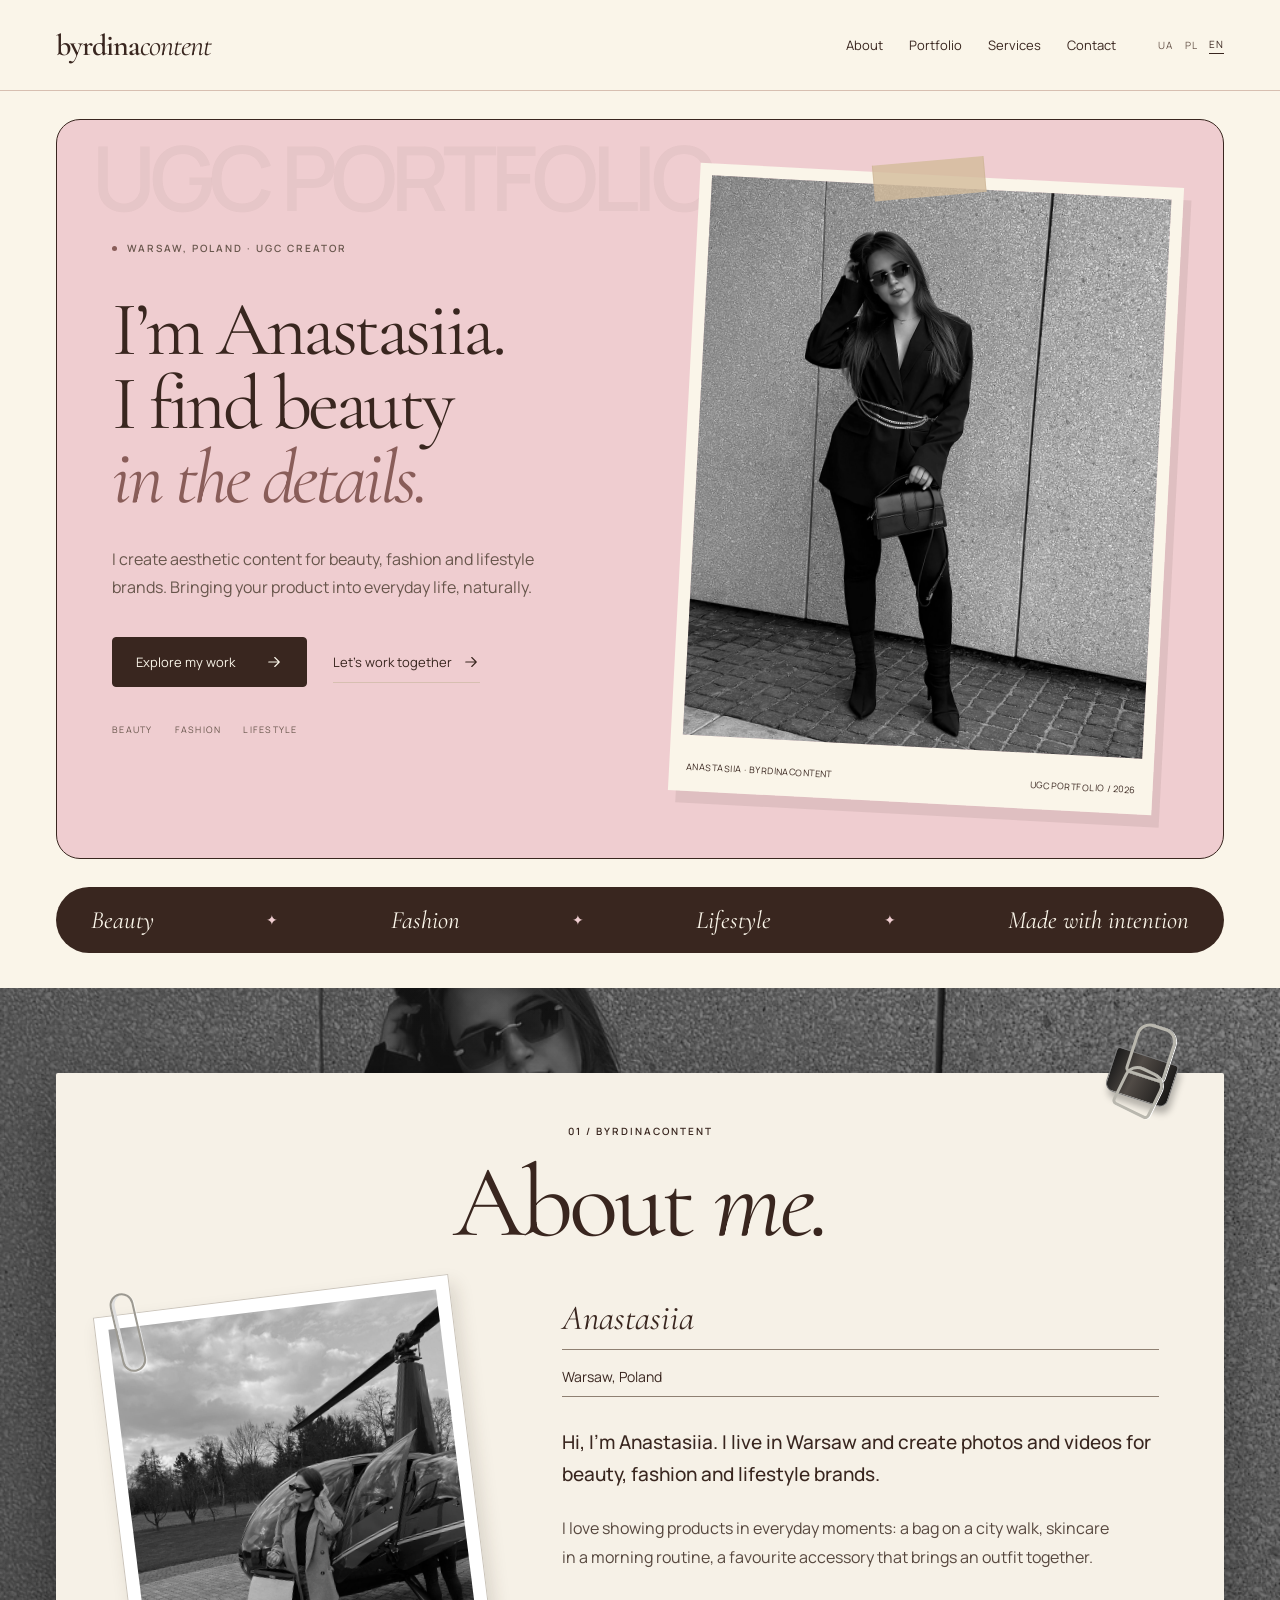
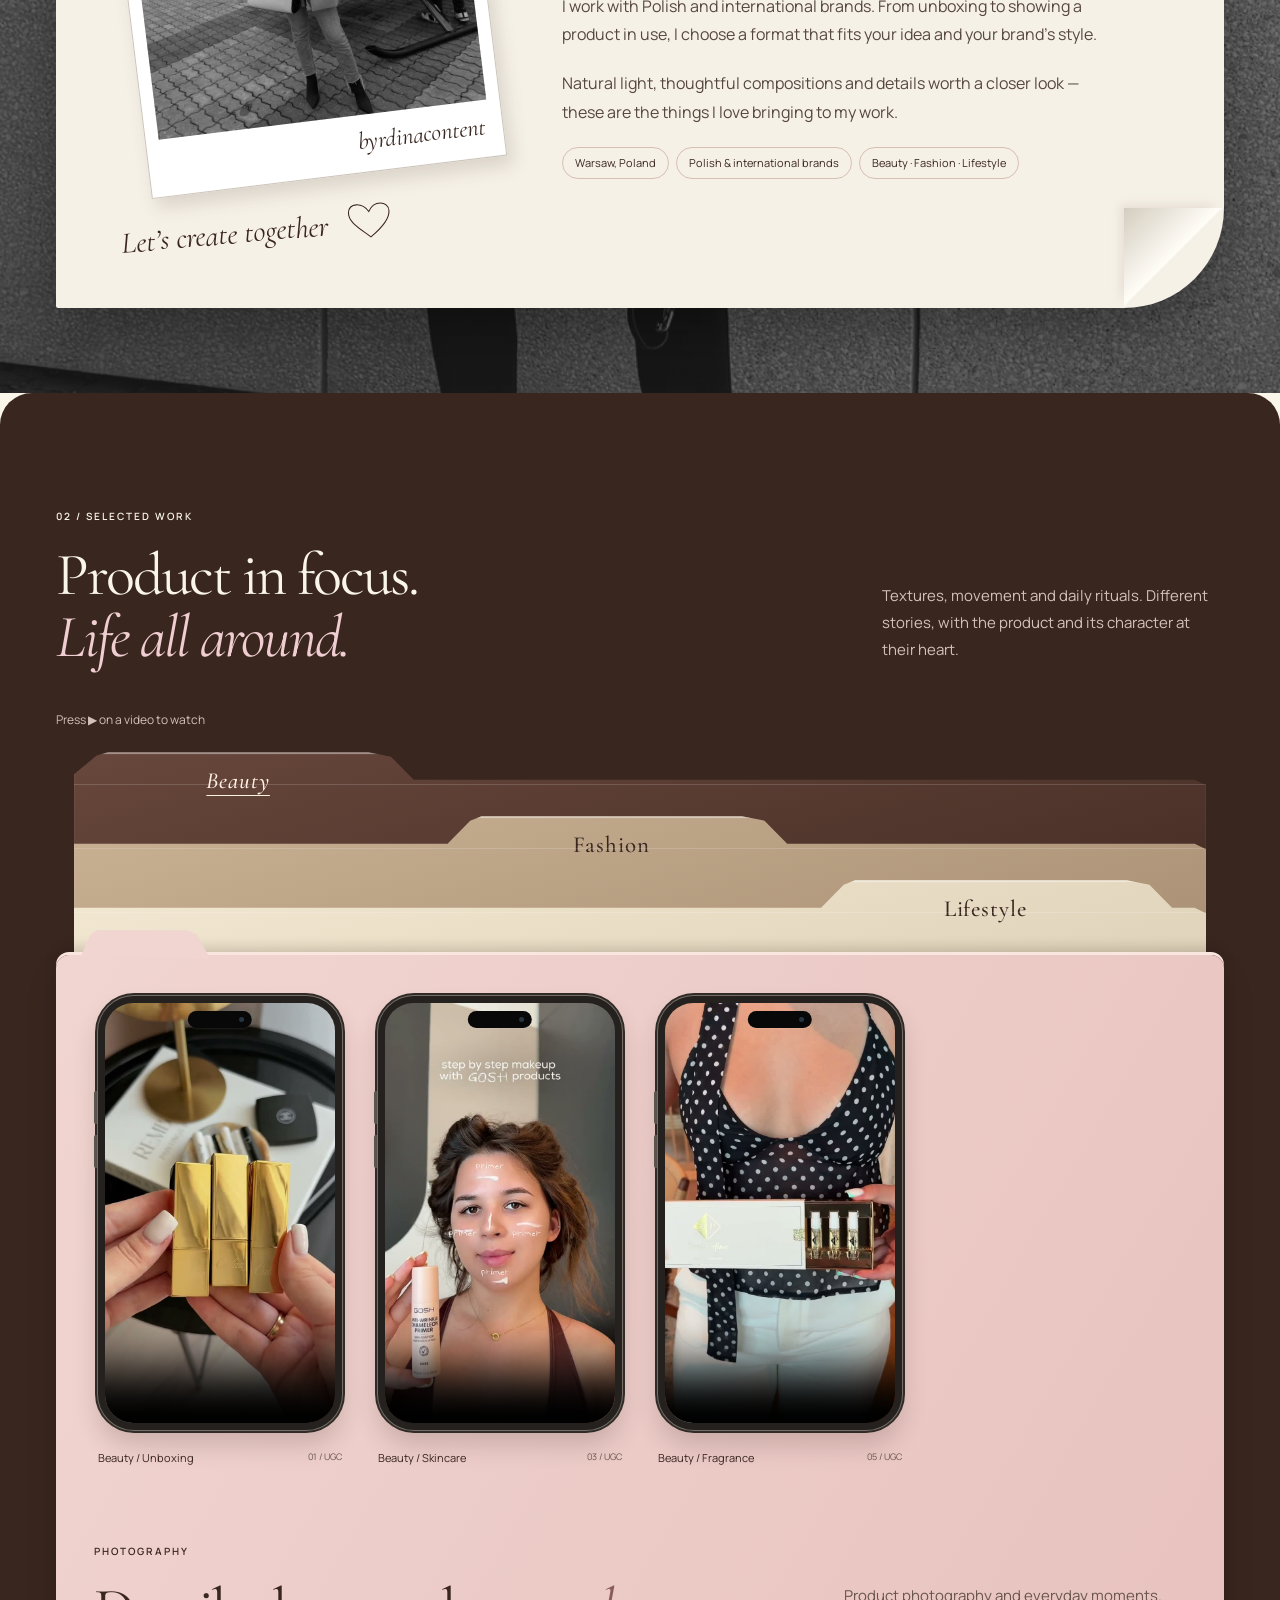
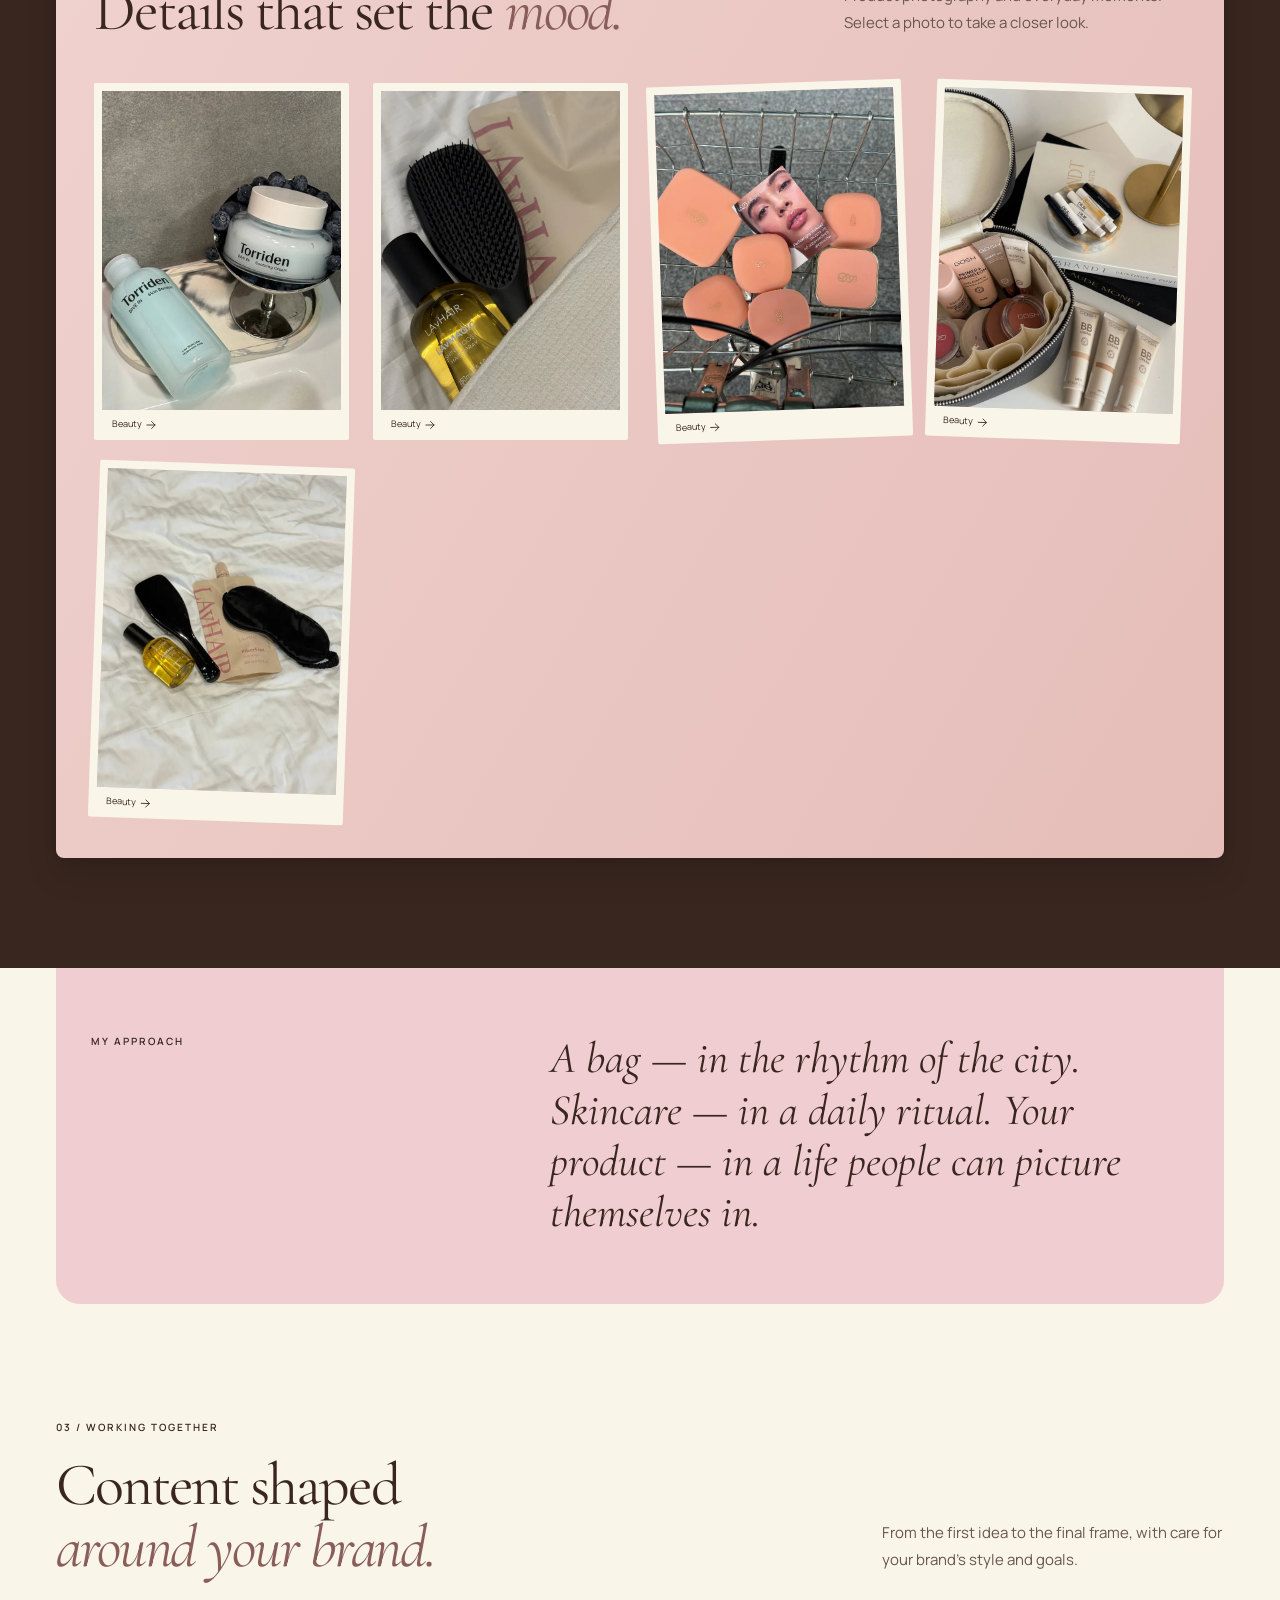
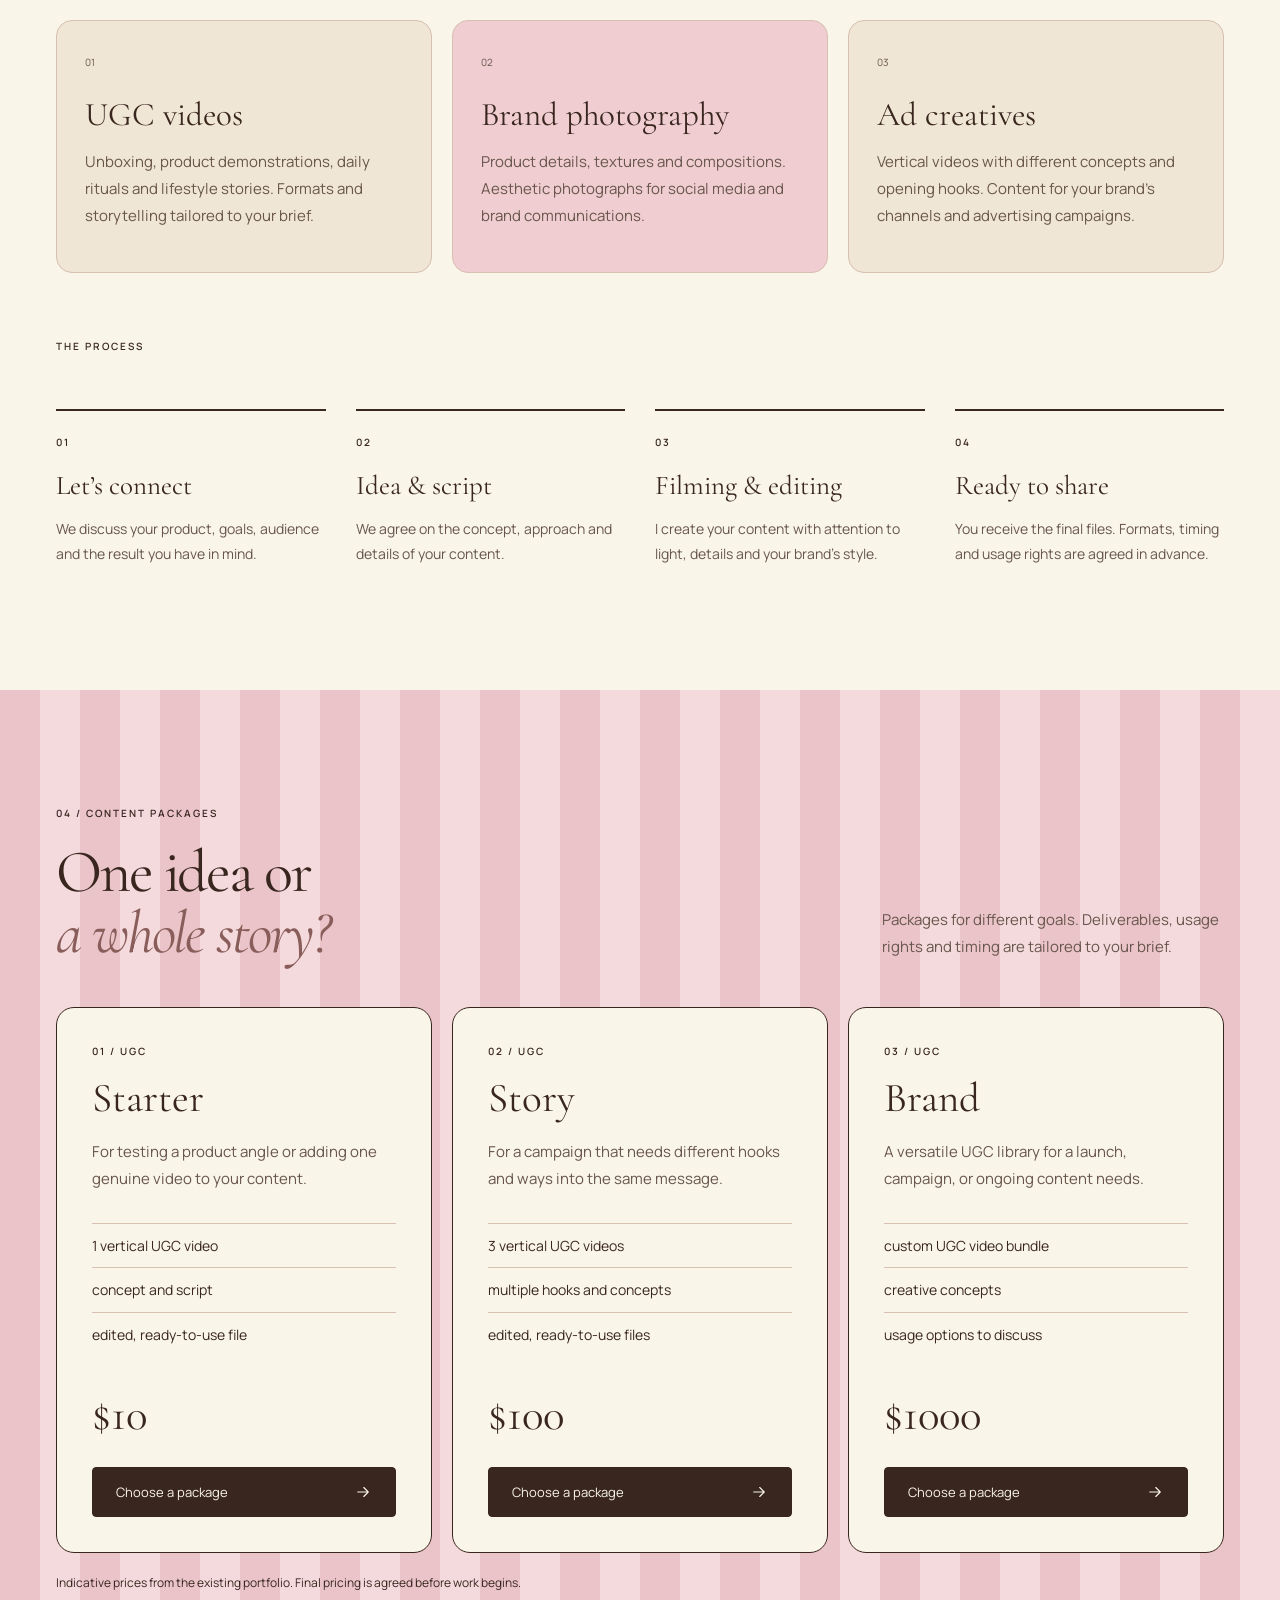
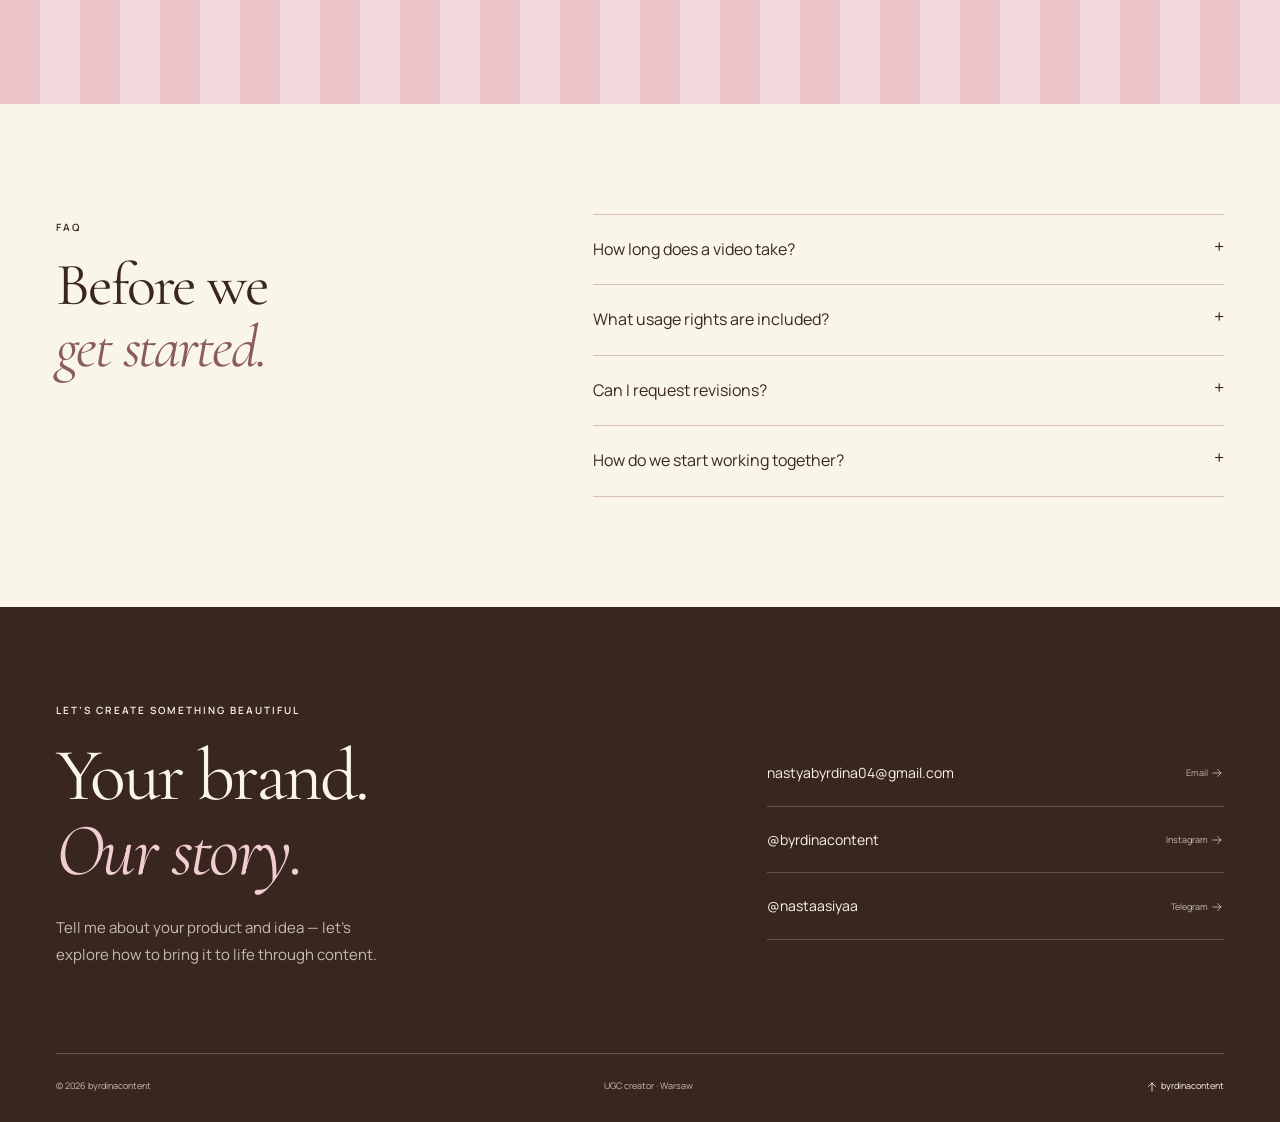
<file: index.html>
<!doctype html>
<html lang="uk">
<head>
  <meta charset="utf-8">
  <meta name="viewport" content="width=device-width, initial-scale=1">
  <meta name="robots" content="noindex">
  <title>byrdinacontent — UGC-креаторка Анастасія</title>

  <link rel="icon" type="image/svg+xml" href="img/favicon.svg">
  <meta property="og:type" content="website">
  <meta property="og:title" content="byrdinacontent — UGC-креаторка Анастасія">
  <meta property="og:description" content="Естетичний UGC-контент для beauty-, fashion- та lifestyle-брендів. Анастасія, Варшава.">
  <meta property="og:image" content="https://byrdinacontent.pages.dev/img/og-preview.jpg">
  <meta property="og:url" content="https://byrdinacontent.pages.dev/">
  <meta name="twitter:card" content="summary_large_image">

  <script>
    (() => {
      const supported = new Set(['uk', 'pl', 'en']);
      let saved;
      try { saved = localStorage.getItem('byrdina-language'); } catch (error) {}
      const languages = navigator.languages || [navigator.language || ''];
      const detected = (languages[0] || '').toLowerCase().split('-')[0];
      const language = supported.has(saved) ? saved : (supported.has(detected) ? detected : 'uk');
      location.replace(`./${language}/index.html${location.search}${location.hash}`);
    })();
  </script>
</head>
<body></body>
</html>
</file>
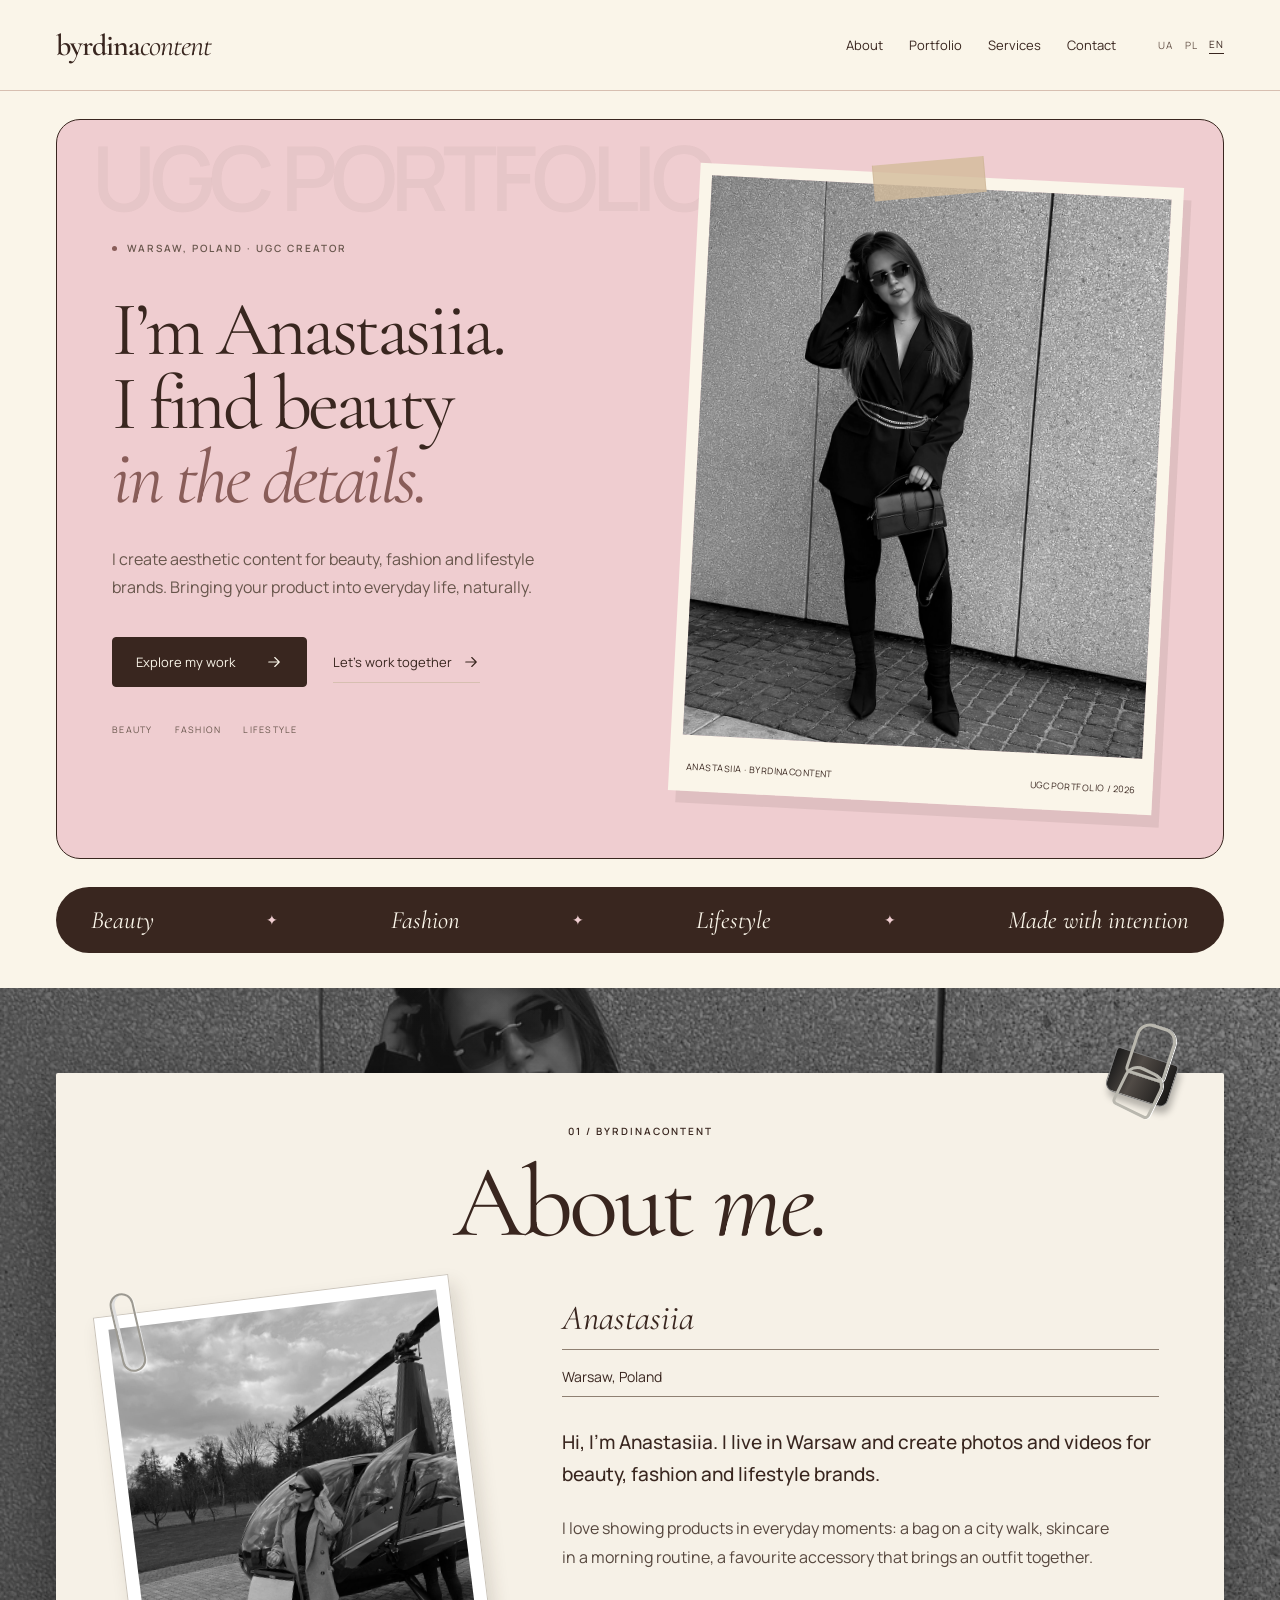
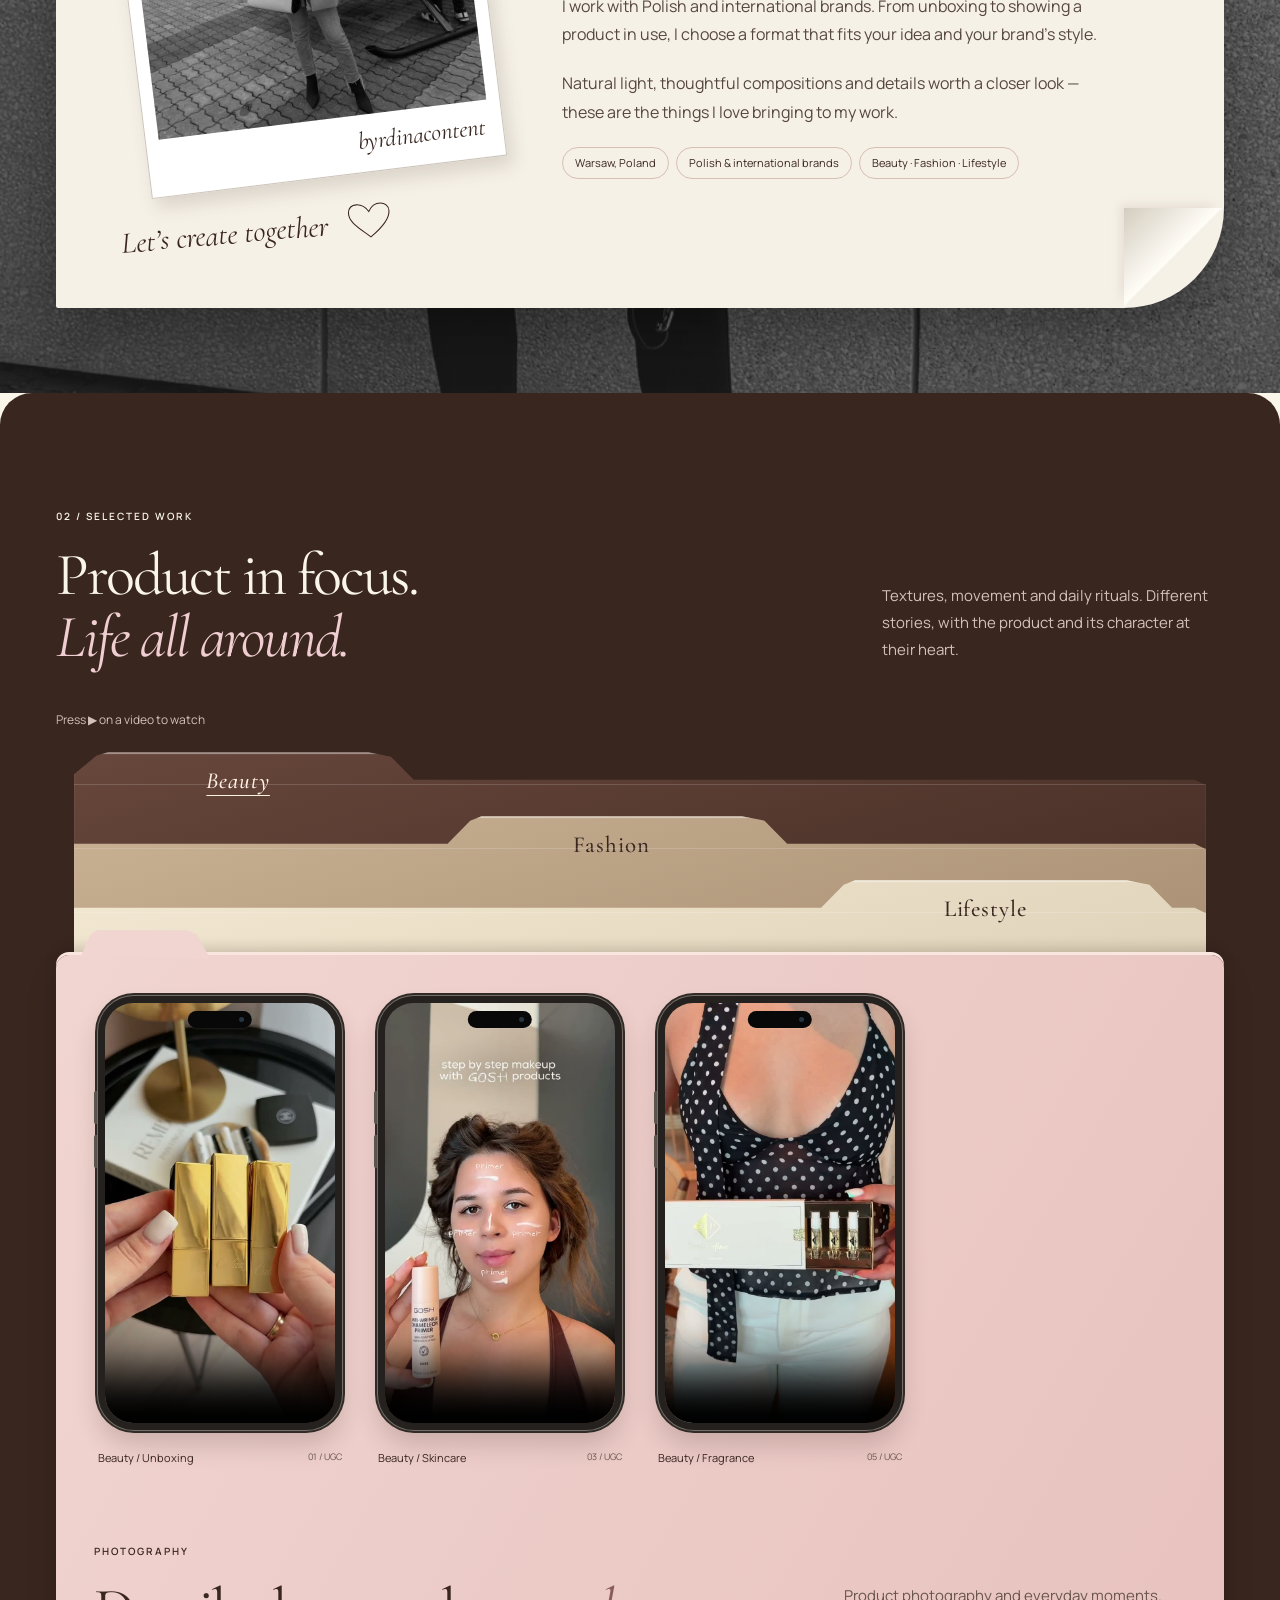
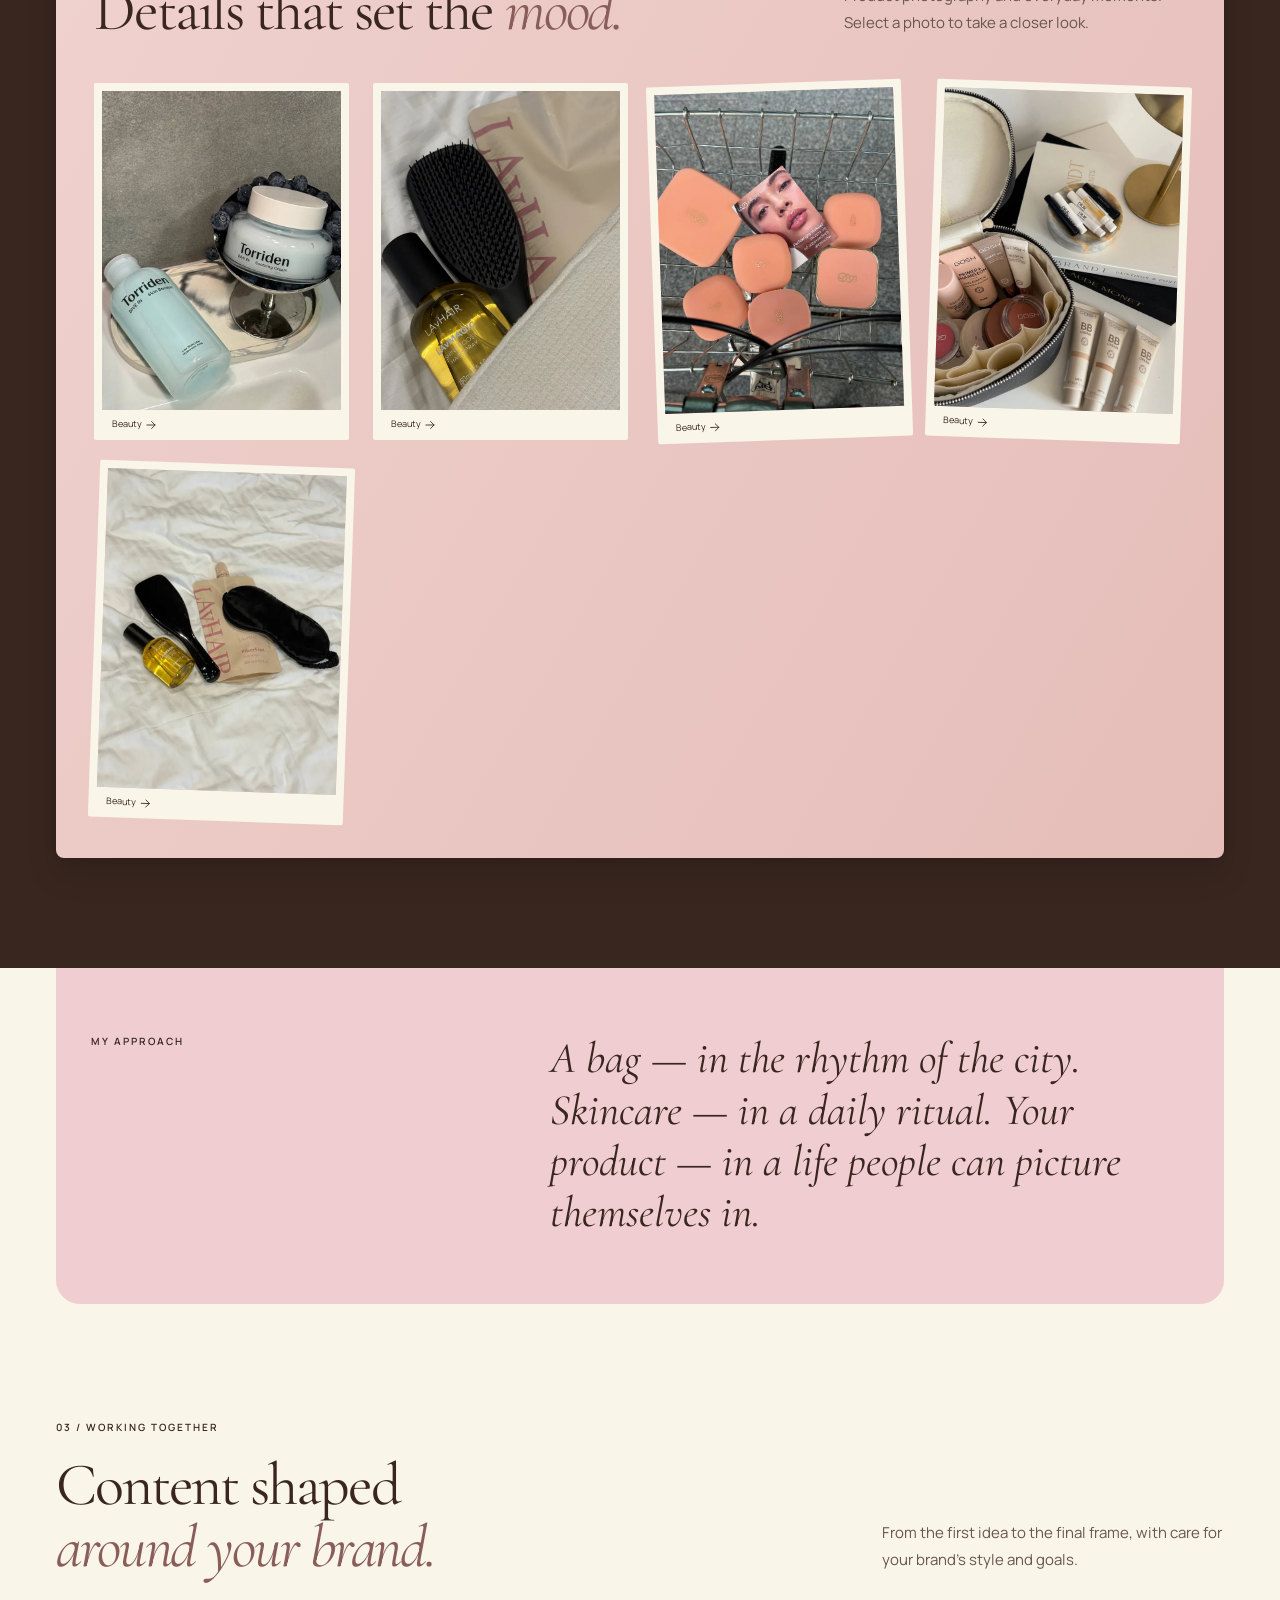
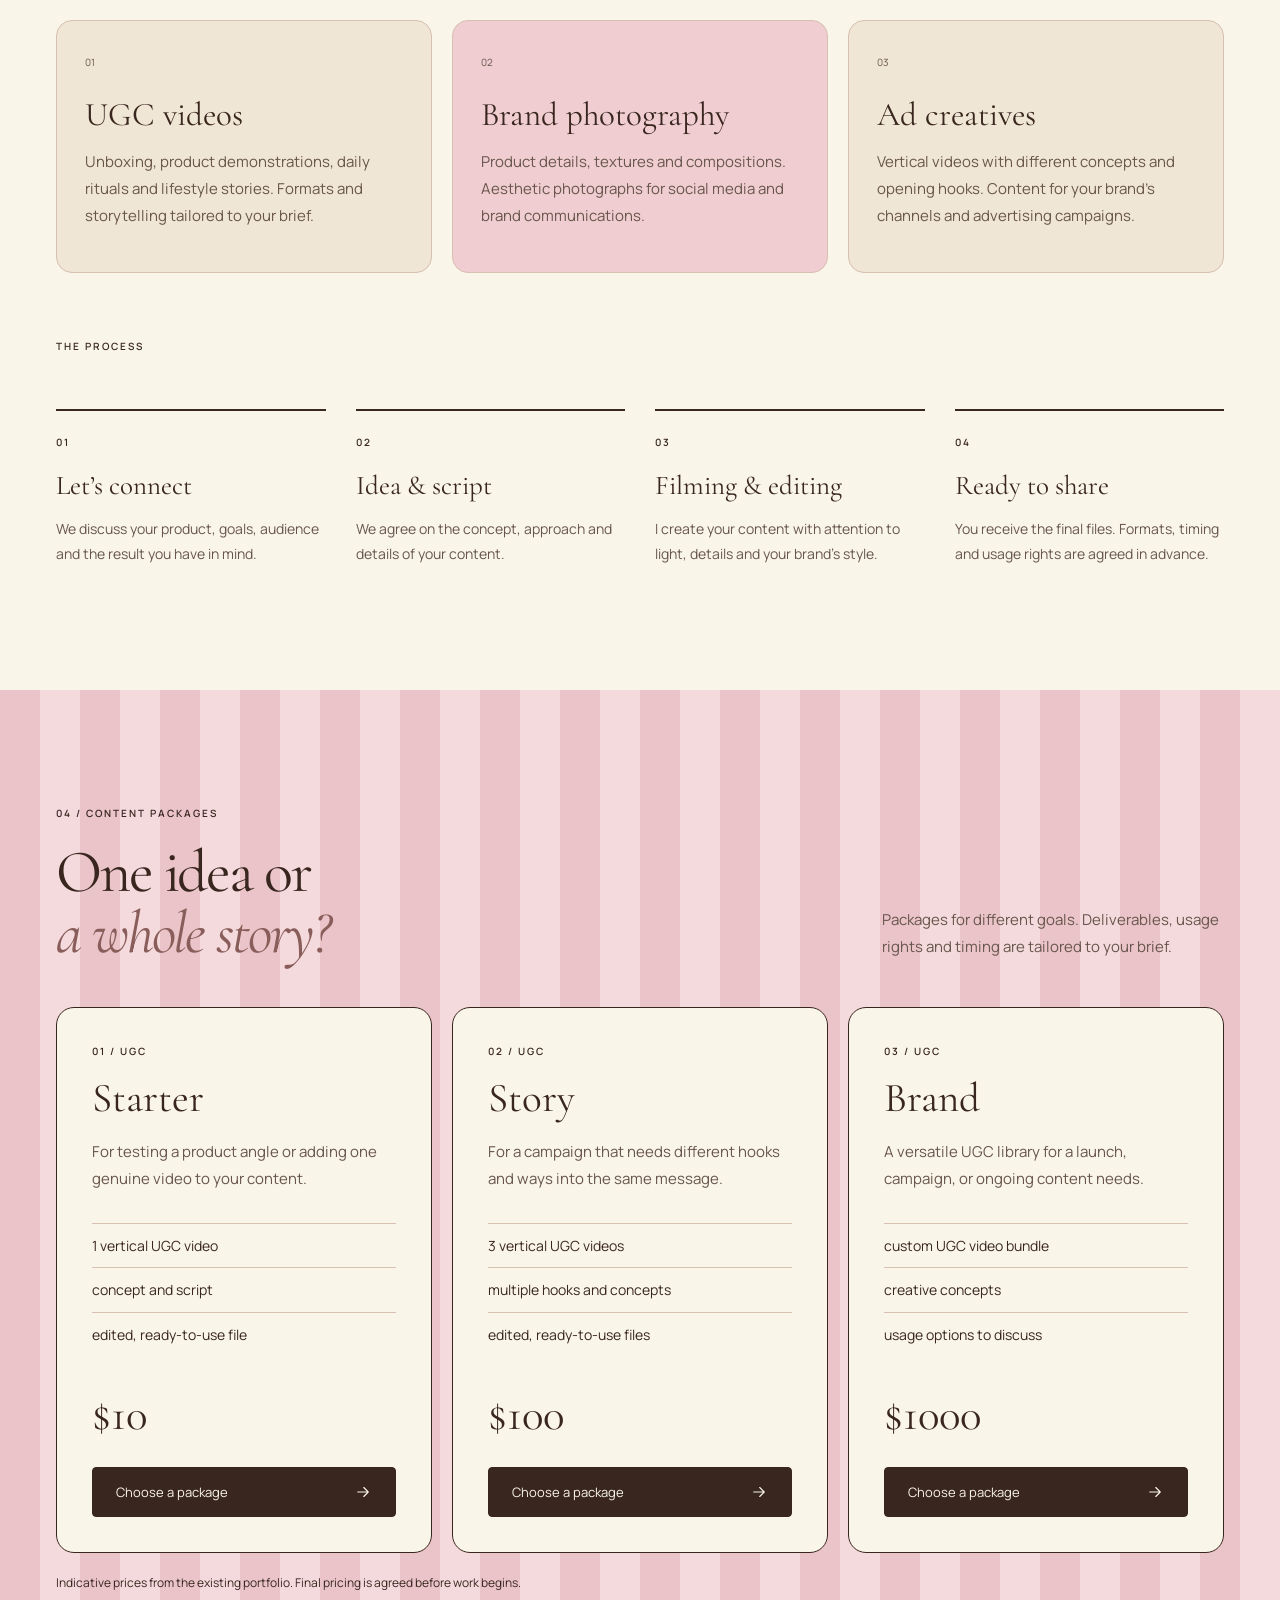
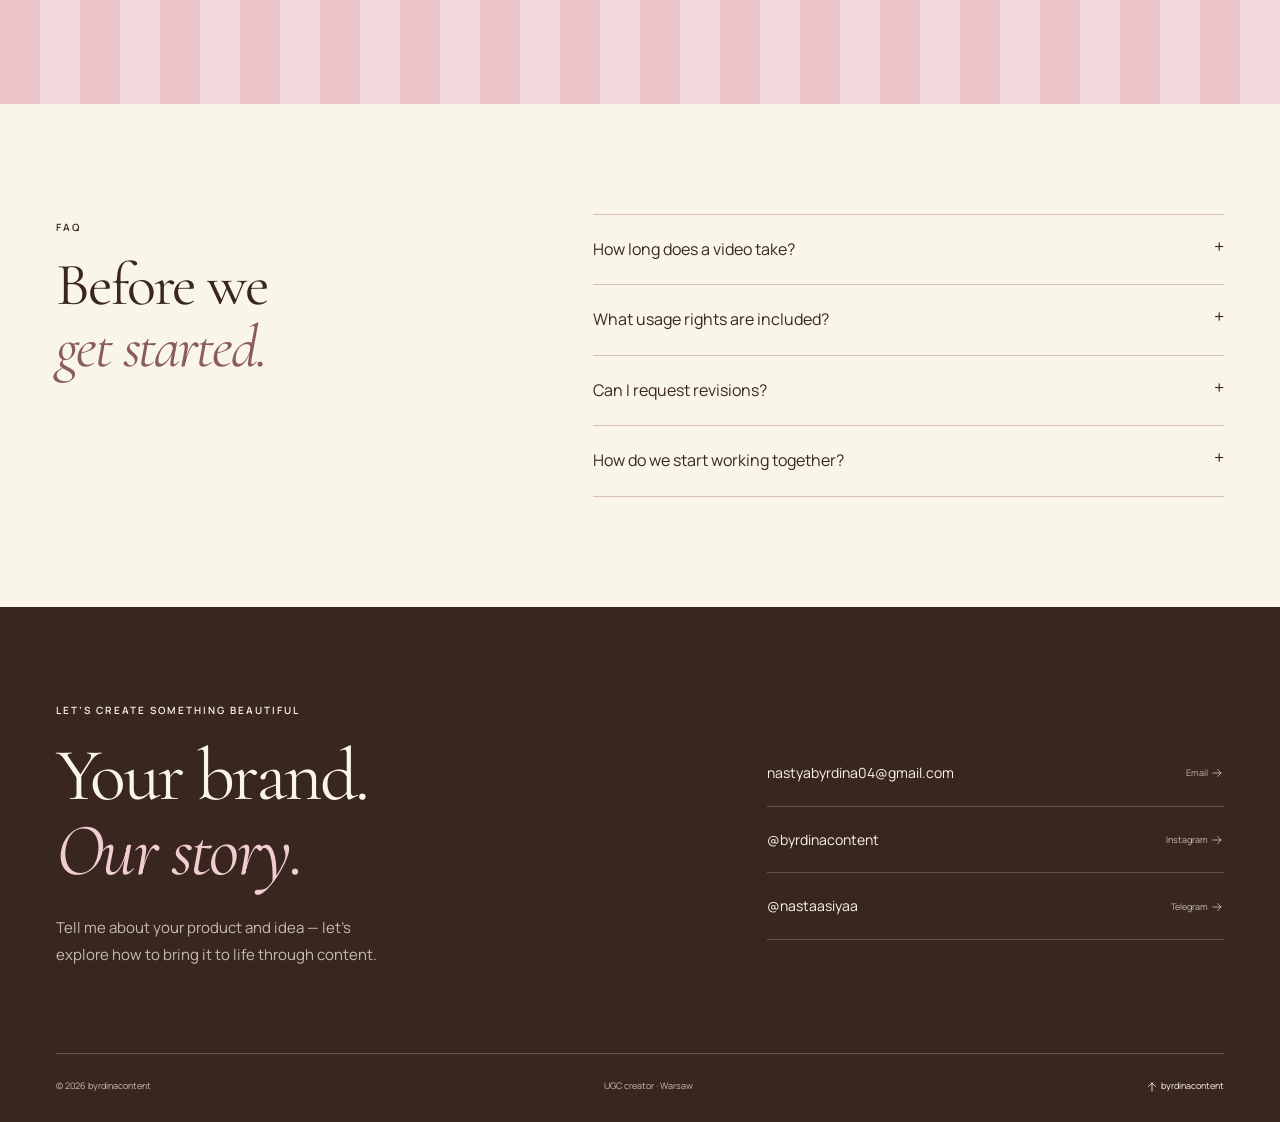
<file: en/index.html>
<!doctype html><html lang="en">
<head><meta charset="utf-8"><meta name="viewport" content="width=device-width, initial-scale=1"><title>Anastasiia — UGC creator · byrdinacontent</title><meta name="description" content="I create aesthetic content for beauty, fashion and lifestyle brands. Bringing your product into everyday life, naturally."><link rel="icon" href="../img/favicon.svg"><meta property="og:type" content="website"><meta property="og:title" content="Anastasiia — UGC creator · byrdinacontent"><meta property="og:description" content="I create aesthetic content for beauty, fashion and lifestyle brands. Bringing your product into everyday life, naturally."><meta property="og:image" content="https://byrdinacontent.pages.dev/img/og-preview.jpg"><meta name="twitter:card" content="summary_large_image"><link rel="alternate" hreflang="uk" href="../uk/"><link rel="alternate" hreflang="pl" href="../pl/"><link rel="alternate" hreflang="en" href="../en/"><link rel="alternate" hreflang="x-default" href="../"><link rel="preconnect" href="https://fonts.googleapis.com"><link rel="preconnect" href="https://fonts.gstatic.com" crossorigin><link href="https://fonts.googleapis.com/css2?family=Cormorant+Garamond:ital,wght@0,400;0,500;0,600;1,400;1,500&family=Manrope:wght@400;500;600&display=swap" rel="stylesheet"><link rel="stylesheet" href="../assets/style.css"><script defer src="../assets/main.js"></script></head>
<body><a class="skip-link" href="#main">Skip to content</a>
<header class="header"><div class="container nav"><a class="logo" href="index.html">byrdina<span>content</span></a><div class="nav-right">
<nav class="navlinks" id="navigation" aria-label="About"><a href="#about">About</a><a href="#work">Portfolio</a><a href="#services">Services</a><a href="#contact">Contact</a></nav>

<nav class="languages" aria-label="Site language"><a href="../uk/index.html" data-language="uk" >UA</a><a href="../pl/index.html" data-language="pl" >PL</a><a href="../en/index.html" data-language="en" aria-current=page>EN</a></nav>
<button class="menu-toggle" aria-expanded="false" aria-controls="navigation" aria-label="Open menu">☰</button></div></div></header>

<main id="main"><div id="top"></div>
<section class="hero container"><div class="hero-copy"><div class="eyebrow location">Warsaw, Poland · UGC creator</div><h1>I’m Anastasiia.<br>I find beauty<br><em>in the details.</em></h1><p class="hero-text">I create aesthetic content for beauty, fashion and lifestyle brands. Bringing your product into everyday life, naturally.</p><div class="hero-actions"><a class="button" href="#work">Explore my work<span><svg class="arrow-icon" viewBox="0 0 24 24" fill="none" stroke="currentColor" stroke-width="1.5" stroke-linecap="round" stroke-linejoin="round" aria-hidden="true" focusable="false"><path d="M5 12h14m-6-6 6 6-6 6"/></svg></span></a><a class="text-link" href="#contact">Let’s work together <svg class="arrow-icon" viewBox="0 0 24 24" fill="none" stroke="currentColor" stroke-width="1.5" stroke-linecap="round" stroke-linejoin="round" aria-hidden="true" focusable="false"><path d="M5 12h14m-6-6 6 6-6 6"/></svg></a></div><div class="hero-bottom"><span>Beauty</span><span>Fashion</span><span>Lifestyle</span></div></div>
<figure class="hero-photo"><img src="../img/nastasia-01.webp" width="720" height="900" fetchpriority="high" alt="Anastasiia · byrdinacontent"><figcaption class="photo-label"><span>Anastasiia · byrdinacontent</span><span>UGC portfolio / 2026</span></figcaption></figure>
</section>

<div class="container ribbon" aria-hidden="true"><span>Beauty</span><span>✦</span><span>Fashion</span><span>✦</span><span>Lifestyle</span><span class="ribbon-extra">✦</span><span class="ribbon-extra">Made with intention</span></div>
<section class="about-scene" id="about"><div class="about-sheet container"><span class="binder-clip" aria-hidden="true"></span><header class="about-heading"><span class="eyebrow">01 / byrdinacontent</span><h2>About <em>me.</em></h2></header><div class="about">
<figure class="about-image"><img src="../img/nastasia-02.jpg" width="900" height="1125" loading="lazy" alt="Photography from Anastasiia’s portfolio — Fashion"><figcaption>byrdinacontent</figcaption></figure>
<div class="about-copy"><div class="personal-lines"><span>Anastasiia</span><span>Warsaw, Poland</span></div><p class="intro">Hi, I’m Anastasiia. I live in Warsaw and create photos and videos for beauty, fashion and lifestyle brands.</p><p class="about-paragraph">I love showing products in everyday moments: a bag on a city walk, skincare in a morning routine, a favourite accessory that brings an outfit together.</p><p class="about-paragraph">I work with Polish and international brands. From unboxing to showing a product in use, I choose a format that fits your idea and your brand’s style.</p><p class="about-paragraph">Natural light, thoughtful compositions and details worth a closer look — these are the things I love bringing to my work.</p><div class="about-facts"><span>Warsaw, Poland</span><span>Polish & international brands</span><span>Beauty · Fashion · Lifestyle</span></div></div></div><a class="about-invite" href="#contact">Let’s create together<svg viewBox="0 0 64 56" fill="none" stroke="currentColor" stroke-width="1.4" aria-hidden="true"><path d="M32 49C20 38 3 27 5 14 7 1 24 2 32 15 40 0 59 3 59 16 59 29 42 42 32 49Z"/></svg></a><span class="paper-fold" aria-hidden="true"></span></div></section>

<section class="portfolio section" data-active-category="beauty" id="work"><div class="container"><div class="section-head"><div><span class="eyebrow">02 / Selected work</span><h2>Product in focus.<br><em>Life all around.</em></h2></div><p>Textures, movement and daily rituals. Different stories, with the product and its character at their heart.</p></div><div class="portfolio-top"><div class="filters" role="group" aria-label="Portfolio"><button class="filter" data-filter="beauty" aria-pressed="true"><span class="folder-label">Beauty</span><span class="folder-seam" aria-hidden="true"></span></button><button class="filter" data-filter="fashion" aria-pressed="false"><span class="folder-label">Fashion</span><span class="folder-seam" aria-hidden="true"></span></button><button class="filter" data-filter="lifestyle" aria-pressed="false"><span class="folder-label">Lifestyle</span><span class="folder-seam" aria-hidden="true"></span></button></div><div class="portfolio-note">Press ▶ on a video to watch</div></div><div class="folder-content"><div class="video-grid">
<figure class="work-card" data-category="beauty"><div class="video-wrap"><video controls playsinline preload="none" poster="../assets/beauty-unboxing.jpg" aria-label="UGC video — Beauty / Unboxing"><source src="../assets/beauty-unboxing.mp4" type="video/mp4"></video></div><figcaption><span>Beauty / Unboxing</span><small>01 / UGC</small></figcaption></figure>

<figure class="work-card" data-category="fashion" hidden><div class="video-wrap"><video controls playsinline preload="none" poster="../assets/fashion-city.jpg" aria-label="UGC video — Fashion / City moments"><source src="../assets/fashion-city.mp4" type="video/mp4"></video></div><figcaption><span>Fashion / City moments</span><small>02 / UGC</small></figcaption></figure>

<figure class="work-card" data-category="beauty"><div class="video-wrap"><video controls playsinline preload="none" poster="../assets/beauty-skincare.jpg" aria-label="UGC video — Beauty / Skincare"><source src="../assets/beauty-skincare.mp4" type="video/mp4"></video></div><figcaption><span>Beauty / Skincare</span><small>03 / UGC</small></figcaption></figure>

<figure class="work-card" data-category="lifestyle" hidden><div class="video-wrap"><video controls playsinline preload="none" poster="../assets/lifestyle-morning.jpg" aria-label="UGC video — Lifestyle / Morning ritual"><source src="../assets/lifestyle-morning.mp4" type="video/mp4"></video></div><figcaption><span>Lifestyle / Morning ritual</span><small>04 / UGC</small></figcaption></figure>

<figure class="work-card" data-category="beauty"><div class="video-wrap"><video controls playsinline preload="none" poster="../assets/beauty-perfume.jpg" aria-label="UGC video — Beauty / Fragrance"><source src="../assets/beauty-perfume.mp4" type="video/mp4"></video></div><figcaption><span>Beauty / Fragrance</span><small>05 / UGC</small></figcaption></figure>

<figure class="work-card" data-category="fashion" hidden><div class="video-wrap"><video controls playsinline preload="none" poster="../assets/fashion-look.jpg" aria-label="UGC video — Fashion / Personal style"><source src="../assets/fashion-look.mp4" type="video/mp4"></video></div><figcaption><span>Fashion / Personal style</span><small>06 / UGC</small></figcaption></figure>

<figure class="work-card" data-category="lifestyle" hidden><div class="video-wrap"><video controls playsinline preload="none" poster="../assets/lifestyle-smoothie.jpg" aria-label="UGC video — Lifestyle / Daily routine"><source src="../assets/lifestyle-smoothie.mp4" type="video/mp4"></video></div><figcaption><span>Lifestyle / Daily routine</span><small>07 / UGC</small></figcaption></figure>

<figure class="work-card" data-category="lifestyle" hidden><div class="video-wrap"><video controls playsinline preload="none" poster="../assets/lifestyle-stay.jpg" aria-label="UGC video — Lifestyle / Slow moments"><source src="../assets/lifestyle-stay.mp4" type="video/mp4"></video></div><figcaption><span>Lifestyle / Slow moments</span><small>08 / UGC</small></figcaption></figure>
</div><div class="photo-section"><div class="section-head"><div><span class="eyebrow">Photography</span><h2>Details that set the <em>mood.</em></h2></div><p>Product photography and everyday moments. Select a photo to take a closer look.</p></div><div class="photo-grid"><button class="photo-card" data-category="fashion" hidden data-photo="../assets/fashion-bag.webp" aria-label="Photography from Anastasiia’s portfolio — Fashion, 01"><img src="../assets/fashion-bag.webp" alt="Photography from Anastasiia’s portfolio — Fashion, 01" width="900" height="1200" loading="lazy"><span>Fashion <svg class="arrow-icon" viewBox="0 0 24 24" fill="none" stroke="currentColor" stroke-width="1.5" stroke-linecap="round" stroke-linejoin="round" aria-hidden="true" focusable="false"><path d="M5 12h14m-6-6 6 6-6 6"/></svg></span></button><button class="photo-card" data-category="beauty" data-photo="../assets/beauty-torriden.webp" aria-label="Photography from Anastasiia’s portfolio — Beauty, 02"><img src="../assets/beauty-torriden.webp" alt="Photography from Anastasiia’s portfolio — Beauty, 02" width="900" height="1200" loading="lazy"><span>Beauty <svg class="arrow-icon" viewBox="0 0 24 24" fill="none" stroke="currentColor" stroke-width="1.5" stroke-linecap="round" stroke-linejoin="round" aria-hidden="true" focusable="false"><path d="M5 12h14m-6-6 6 6-6 6"/></svg></span></button><button class="photo-card" data-category="lifestyle" hidden data-photo="../assets/lifestyle-coffee.webp" aria-label="Photography from Anastasiia’s portfolio — Lifestyle, 03"><img src="../assets/lifestyle-coffee.webp" alt="Photography from Anastasiia’s portfolio — Lifestyle, 03" width="900" height="1200" loading="lazy"><span>Lifestyle <svg class="arrow-icon" viewBox="0 0 24 24" fill="none" stroke="currentColor" stroke-width="1.5" stroke-linecap="round" stroke-linejoin="round" aria-hidden="true" focusable="false"><path d="M5 12h14m-6-6 6 6-6 6"/></svg></span></button><button class="photo-card" data-category="fashion" hidden data-photo="../assets/fashion-details.webp" aria-label="Photography from Anastasiia’s portfolio — Fashion, 04"><img src="../assets/fashion-details.webp" alt="Photography from Anastasiia’s portfolio — Fashion, 04" width="900" height="1200" loading="lazy"><span>Fashion <svg class="arrow-icon" viewBox="0 0 24 24" fill="none" stroke="currentColor" stroke-width="1.5" stroke-linecap="round" stroke-linejoin="round" aria-hidden="true" focusable="false"><path d="M5 12h14m-6-6 6 6-6 6"/></svg></span></button><button class="photo-card" data-category="beauty" data-photo="../assets/beauty-brush.webp" aria-label="Photography from Anastasiia’s portfolio — Beauty, 05"><img src="../assets/beauty-brush.webp" alt="Photography from Anastasiia’s portfolio — Beauty, 05" width="900" height="1200" loading="lazy"><span>Beauty <svg class="arrow-icon" viewBox="0 0 24 24" fill="none" stroke="currentColor" stroke-width="1.5" stroke-linecap="round" stroke-linejoin="round" aria-hidden="true" focusable="false"><path d="M5 12h14m-6-6 6 6-6 6"/></svg></span></button><button class="photo-card" data-category="lifestyle" hidden data-photo="../assets/lifestyle-balmy.webp" aria-label="Photography from Anastasiia’s portfolio — Lifestyle, 06"><img src="../assets/lifestyle-balmy.webp" alt="Photography from Anastasiia’s portfolio — Lifestyle, 06" width="900" height="1200" loading="lazy"><span>Lifestyle <svg class="arrow-icon" viewBox="0 0 24 24" fill="none" stroke="currentColor" stroke-width="1.5" stroke-linecap="round" stroke-linejoin="round" aria-hidden="true" focusable="false"><path d="M5 12h14m-6-6 6 6-6 6"/></svg></span></button><button class="photo-card" data-category="beauty" data-photo="../assets/beauty-makeup.webp" aria-label="Photography from Anastasiia’s portfolio — Beauty, 07"><img src="../assets/beauty-makeup.webp" alt="Photography from Anastasiia’s portfolio — Beauty, 07" width="900" height="1200" loading="lazy"><span>Beauty <svg class="arrow-icon" viewBox="0 0 24 24" fill="none" stroke="currentColor" stroke-width="1.5" stroke-linecap="round" stroke-linejoin="round" aria-hidden="true" focusable="false"><path d="M5 12h14m-6-6 6 6-6 6"/></svg></span></button><button class="photo-card" data-category="lifestyle" hidden data-photo="../assets/lifestyle-home.webp" aria-label="Photography from Anastasiia’s portfolio — Lifestyle, 08"><img src="../assets/lifestyle-home.webp" alt="Photography from Anastasiia’s portfolio — Lifestyle, 08" width="900" height="1200" loading="lazy"><span>Lifestyle <svg class="arrow-icon" viewBox="0 0 24 24" fill="none" stroke="currentColor" stroke-width="1.5" stroke-linecap="round" stroke-linejoin="round" aria-hidden="true" focusable="false"><path d="M5 12h14m-6-6 6 6-6 6"/></svg></span></button><button class="photo-card" data-category="beauty" data-photo="../assets/beauty-routine.webp" aria-label="Photography from Anastasiia’s portfolio — Beauty, 09"><img src="../assets/beauty-routine.webp" alt="Photography from Anastasiia’s portfolio — Beauty, 09" width="900" height="1200" loading="lazy"><span>Beauty <svg class="arrow-icon" viewBox="0 0 24 24" fill="none" stroke="currentColor" stroke-width="1.5" stroke-linecap="round" stroke-linejoin="round" aria-hidden="true" focusable="false"><path d="M5 12h14m-6-6 6 6-6 6"/></svg></span></button><button class="photo-card" data-category="fashion" hidden data-photo="../assets/fashion-summer.webp" aria-label="Photography from Anastasiia’s portfolio — Fashion, 10"><img src="../assets/fashion-summer.webp" alt="Photography from Anastasiia’s portfolio — Fashion, 10" width="900" height="1200" loading="lazy"><span>Fashion <svg class="arrow-icon" viewBox="0 0 24 24" fill="none" stroke="currentColor" stroke-width="1.5" stroke-linecap="round" stroke-linejoin="round" aria-hidden="true" focusable="false"><path d="M5 12h14m-6-6 6 6-6 6"/></svg></span></button><button class="photo-card" data-category="lifestyle" hidden data-photo="../assets/lifestyle-city.webp" aria-label="Photography from Anastasiia’s portfolio — Lifestyle, 11"><img src="../assets/lifestyle-city.webp" alt="Photography from Anastasiia’s portfolio — Lifestyle, 11" width="900" height="1200" loading="lazy"><span>Lifestyle <svg class="arrow-icon" viewBox="0 0 24 24" fill="none" stroke="currentColor" stroke-width="1.5" stroke-linecap="round" stroke-linejoin="round" aria-hidden="true" focusable="false"><path d="M5 12h14m-6-6 6 6-6 6"/></svg></span></button><button class="photo-card" data-category="beauty" data-photo="../assets/beauty-flatlay.webp" aria-label="Photography from Anastasiia’s portfolio — Beauty, 12"><img src="../assets/beauty-flatlay.webp" alt="Photography from Anastasiia’s portfolio — Beauty, 12" width="900" height="1200" loading="lazy"><span>Beauty <svg class="arrow-icon" viewBox="0 0 24 24" fill="none" stroke="currentColor" stroke-width="1.5" stroke-linecap="round" stroke-linejoin="round" aria-hidden="true" focusable="false"><path d="M5 12h14m-6-6 6 6-6 6"/></svg></span></button></div></div></div></div></section>

<div class="container statement"><span class="eyebrow">My approach</span><p>A bag — in the rhythm of the city. Skincare — in a daily ritual. Your product — in a life people can picture themselves in.</p></div>
<section class="section container" id="services"><div class="section-head"><div><span class="eyebrow">03 / Working together</span><h2>Content shaped<br><em>around your brand.</em></h2></div><p>From the first idea to the final frame, with care for your brand’s style and goals.</p></div><div class="services-grid">
<article class="service"><span class="number">01</span><h3>UGC videos</h3><p>Unboxing, product demonstrations, daily rituals and lifestyle stories. Formats and storytelling tailored to your brief.</p></article>

<article class="service"><span class="number">02</span><h3>Brand photography</h3><p>Product details, textures and compositions. Aesthetic photographs for social media and brand communications.</p></article>

<article class="service"><span class="number">03</span><h3>Ad creatives</h3><p>Vertical videos with different concepts and opening hooks. Content for your brand’s channels and advertising campaigns.</p></article>
</div><div class="section-head" style="margin-top:65px;margin-bottom:0"><span class="eyebrow">The process</span></div><div class="process">
<article><span class="eyebrow">01</span><h3>Let’s connect</h3><p>We discuss your product, goals, audience and the result you have in mind.</p></article>

<article><span class="eyebrow">02</span><h3>Idea & script</h3><p>We agree on the concept, approach and details of your content.</p></article>

<article><span class="eyebrow">03</span><h3>Filming & editing</h3><p>I create your content with attention to light, details and your brand’s style.</p></article>

<article><span class="eyebrow">04</span><h3>Ready to share</h3><p>You receive the final files. Formats, timing and usage rights are agreed in advance.</p></article>
</div></section>

<section class="prices section" id="prices"><div class="container"><div class="section-head"><div><span class="eyebrow">04 / Content packages</span><h2>One idea or<br><em>a whole story?</em></h2></div><p>Packages for different goals. Deliverables, usage rights and timing are tailored to your brief.</p></div><div class="price-grid">
<article class="price-card"><span class="eyebrow">01 / UGC</span><h3>Starter</h3><p>For testing a product angle or adding one genuine video to your content.</p><ul><li>1 vertical UGC video</li><li>concept and script</li><li>edited, ready-to-use file</li></ul><div class="amount">$10</div><a class="button" href="contact.html?package=Starter">Choose a package<span><svg class="arrow-icon" viewBox="0 0 24 24" fill="none" stroke="currentColor" stroke-width="1.5" stroke-linecap="round" stroke-linejoin="round" aria-hidden="true" focusable="false"><path d="M5 12h14m-6-6 6 6-6 6"/></svg></span></a></article>

<article class="price-card"><span class="eyebrow">02 / UGC</span><h3>Story</h3><p>For a campaign that needs different hooks and ways into the same message.</p><ul><li>3 vertical UGC videos</li><li>multiple hooks and concepts</li><li>edited, ready-to-use files</li></ul><div class="amount">$100</div><a class="button" href="contact.html?package=Story">Choose a package<span><svg class="arrow-icon" viewBox="0 0 24 24" fill="none" stroke="currentColor" stroke-width="1.5" stroke-linecap="round" stroke-linejoin="round" aria-hidden="true" focusable="false"><path d="M5 12h14m-6-6 6 6-6 6"/></svg></span></a></article>

<article class="price-card"><span class="eyebrow">03 / UGC</span><h3>Brand</h3><p>A versatile UGC library for a launch, campaign, or ongoing content needs.</p><ul><li>custom UGC video bundle</li><li>creative concepts</li><li>usage options to discuss</li></ul><div class="amount">$1000</div><a class="button" href="contact.html?package=Brand">Choose a package<span><svg class="arrow-icon" viewBox="0 0 24 24" fill="none" stroke="currentColor" stroke-width="1.5" stroke-linecap="round" stroke-linejoin="round" aria-hidden="true" focusable="false"><path d="M5 12h14m-6-6 6 6-6 6"/></svg></span></a></article>
</div><p class="price-note">Indicative prices from the existing portfolio. Final pricing is agreed before work begins.</p></div></section>

<section class="section container faq-layout" id="faq"><div><span class="eyebrow">FAQ</span><h2>Before we<br><em>get started.</em></h2></div><div class="faq-list">
<details><summary>How long does a video take?</summary><p>Usually 5–7 business days from the brief to the final file. Urgent projects can be discussed individually.</p></details>

<details><summary>What usage rights are included?</summary><p>Platforms, duration and usage are agreed individually before we start.</p></details>

<details><summary>Can I request revisions?</summary><p>One round of revisions is included. Additional rounds can be agreed separately.</p></details>

<details><summary>How do we start working together?</summary><p>Tell me about your brand, product and preferred format. We’ll work out the scope and next steps together.</p></details>
</div></section>

<section class="contact-section" id="contact"><div class="container"><div class="contact-top"><div><span class="eyebrow">Let’s create something beautiful</span><h2>Your brand.<br><em>Our story.</em></h2><p>Tell me about your product and idea — let’s explore how to bring it to life through content.</p></div><div class="contact-links"><a href="mailto:nastyabyrdina04@gmail.com"><span>nastyabyrdina04@gmail.com</span><small>Email <svg class="arrow-icon" viewBox="0 0 24 24" fill="none" stroke="currentColor" stroke-width="1.5" stroke-linecap="round" stroke-linejoin="round" aria-hidden="true" focusable="false"><path d="M5 12h14m-6-6 6 6-6 6"/></svg></small></a><a href="https://instagram.com/byrdinacontent" target="_blank" rel="noopener noreferrer"><span>@byrdinacontent</span><small>Instagram <svg class="arrow-icon" viewBox="0 0 24 24" fill="none" stroke="currentColor" stroke-width="1.5" stroke-linecap="round" stroke-linejoin="round" aria-hidden="true" focusable="false"><path d="M5 12h14m-6-6 6 6-6 6"/></svg></small></a><a href="https://t.me/nastaasiyaa" target="_blank" rel="noopener noreferrer"><span>@nastaasiyaa</span><small>Telegram <svg class="arrow-icon" viewBox="0 0 24 24" fill="none" stroke="currentColor" stroke-width="1.5" stroke-linecap="round" stroke-linejoin="round" aria-hidden="true" focusable="false"><path d="M5 12h14m-6-6 6 6-6 6"/></svg></small></a></div></div>
<footer class="footer"><span>© <span data-year>2026</span> byrdinacontent</span><span>UGC creator · Warsaw</span><a href="#top"><svg class="arrow-icon" viewBox="0 0 24 24" fill="none" stroke="currentColor" stroke-width="1.5" stroke-linecap="round" stroke-linejoin="round" aria-hidden="true" focusable="false"><path d="M12 19V5m-6 6 6-6 6 6"/></svg> byrdinacontent</a></footer>
</div></section>
</main>

<dialog id="photo-dialog" aria-label="Photography"><button class="close-dialog" aria-label="Close photo">×</button><img class="lightbox-image" alt=""></dialog>
</body></html>
</file>
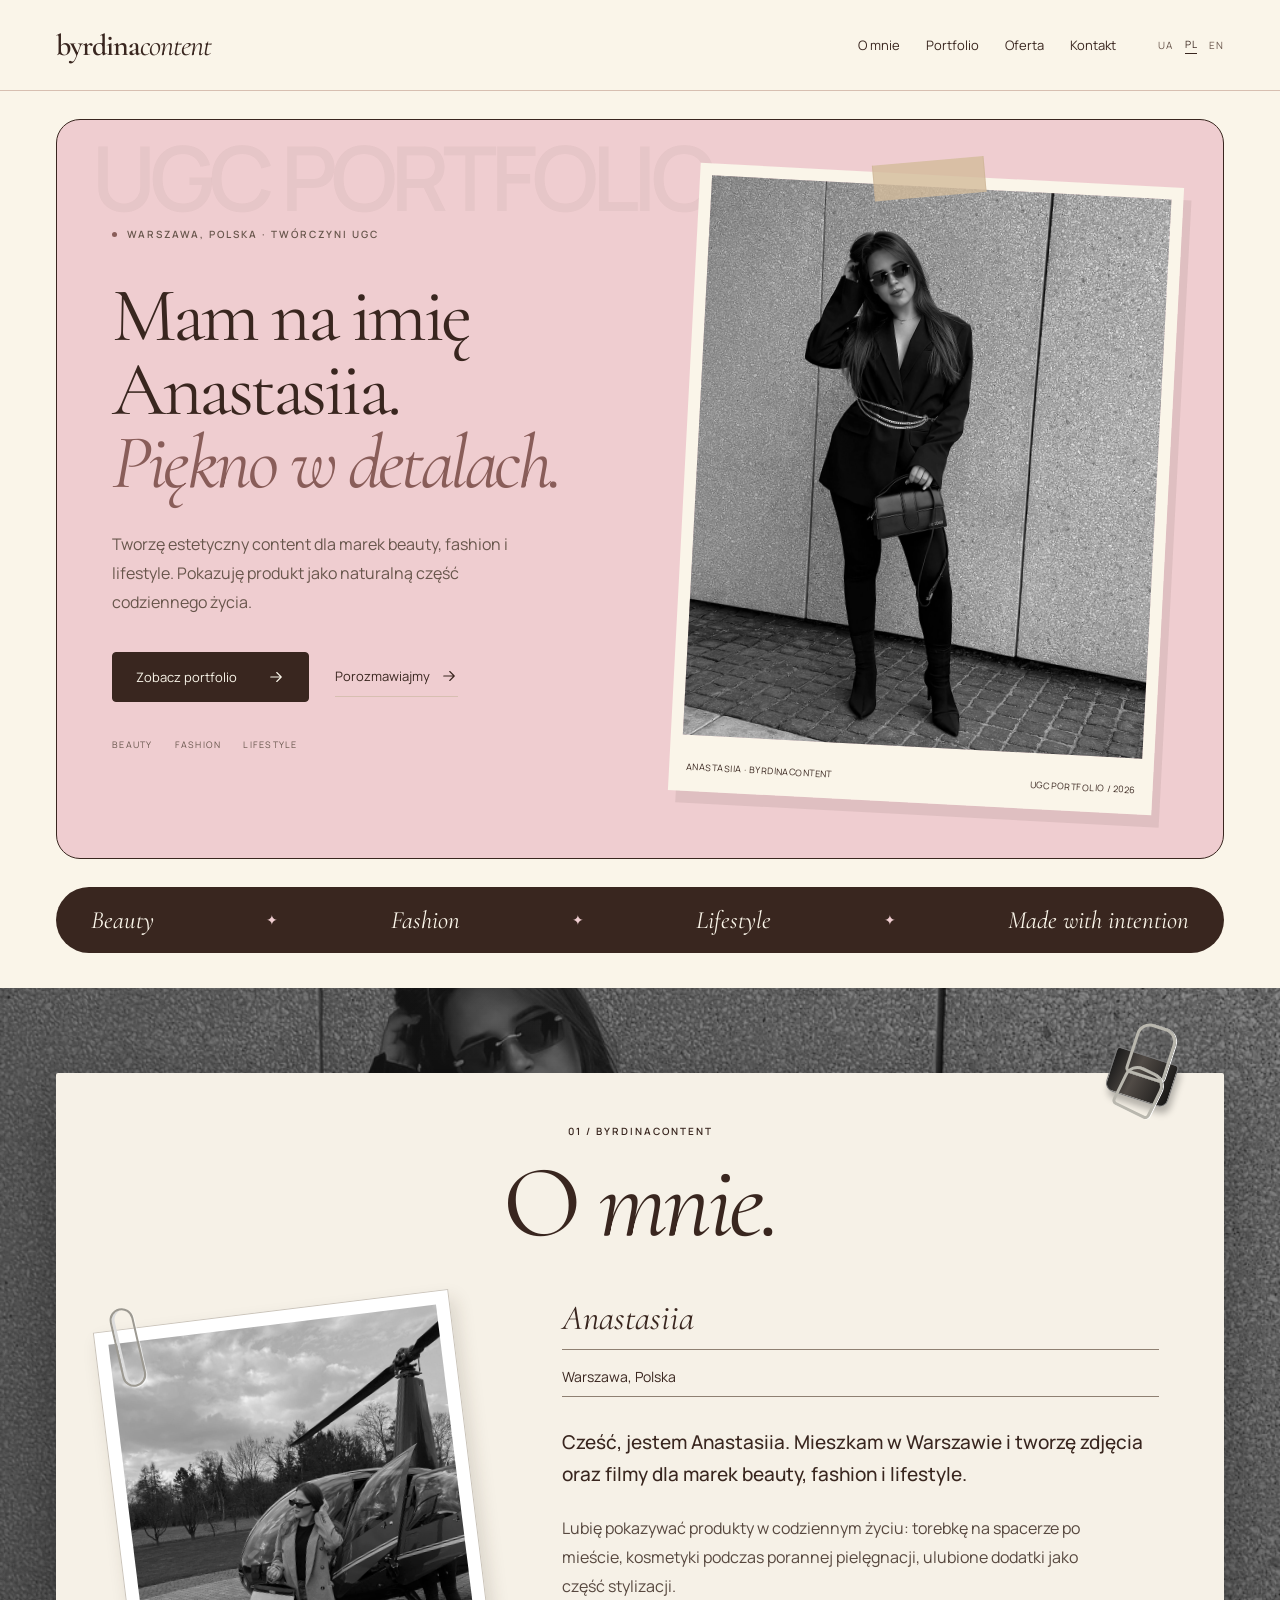
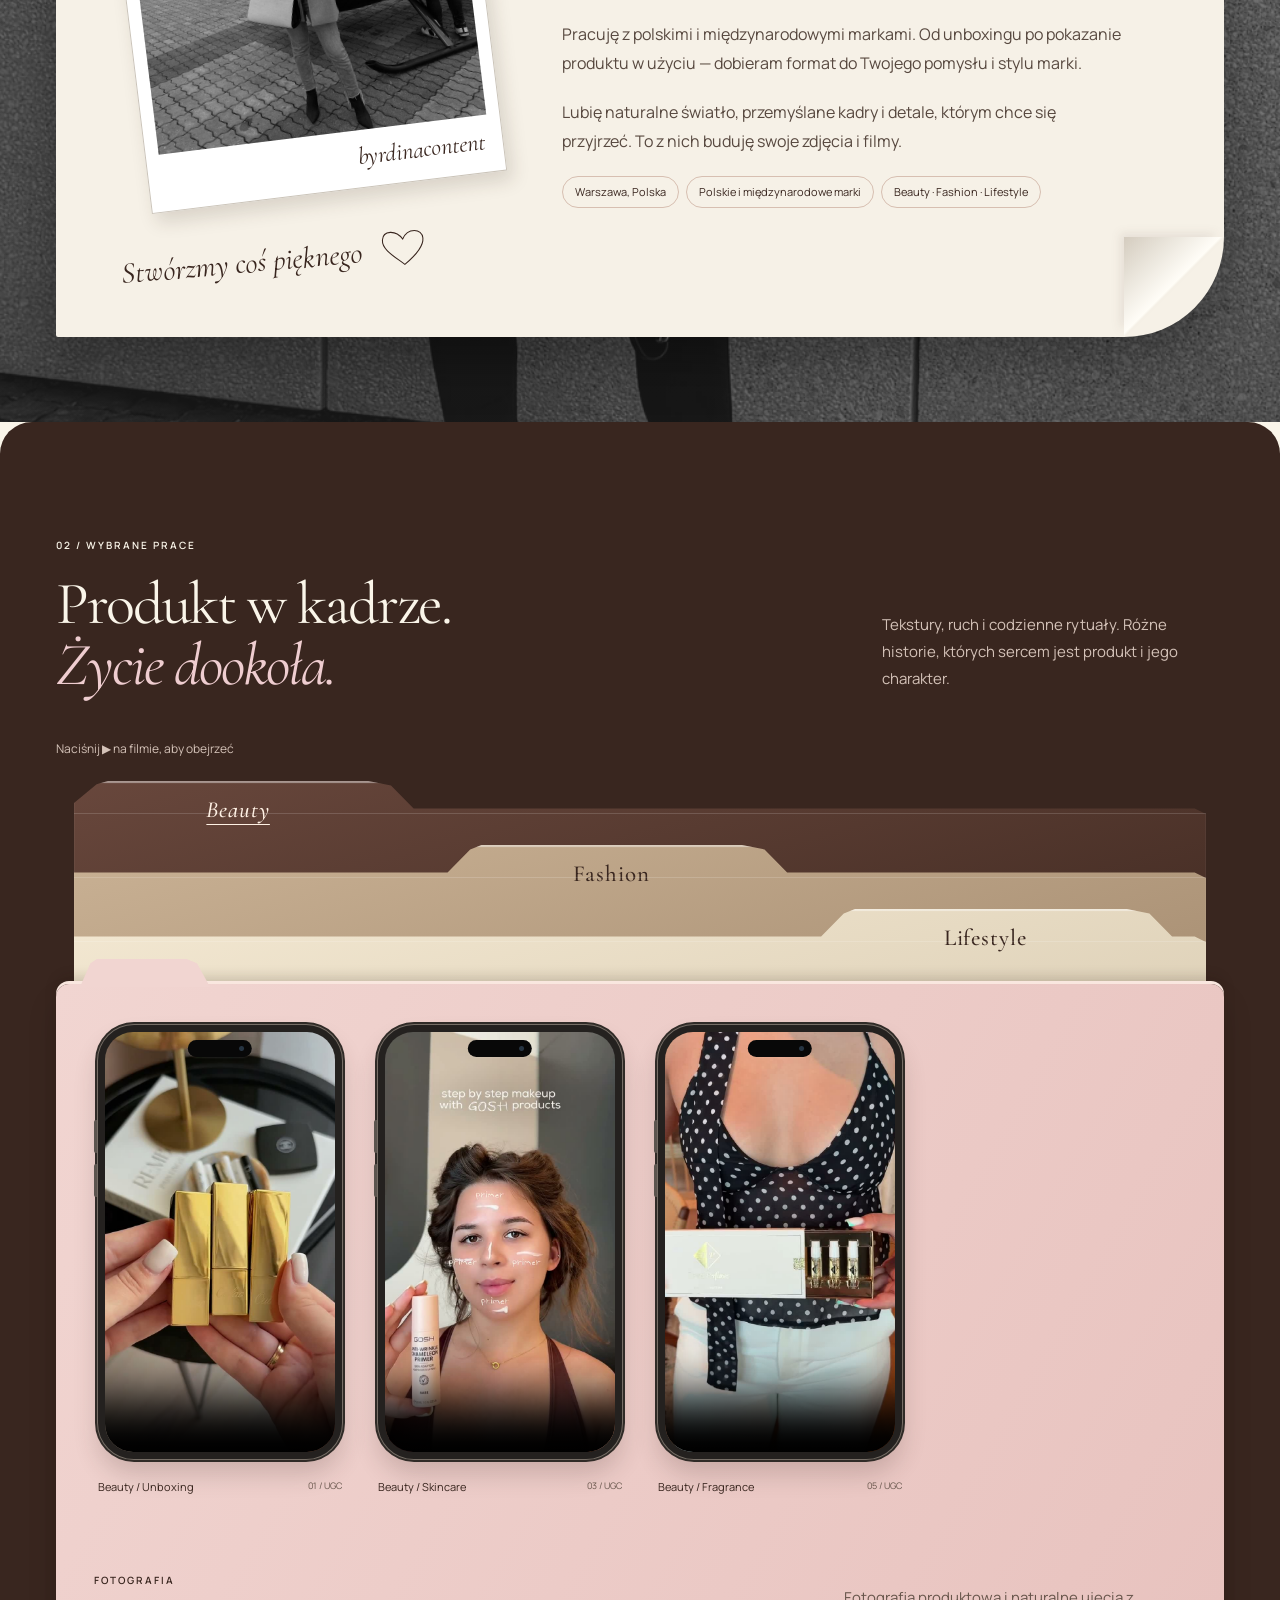
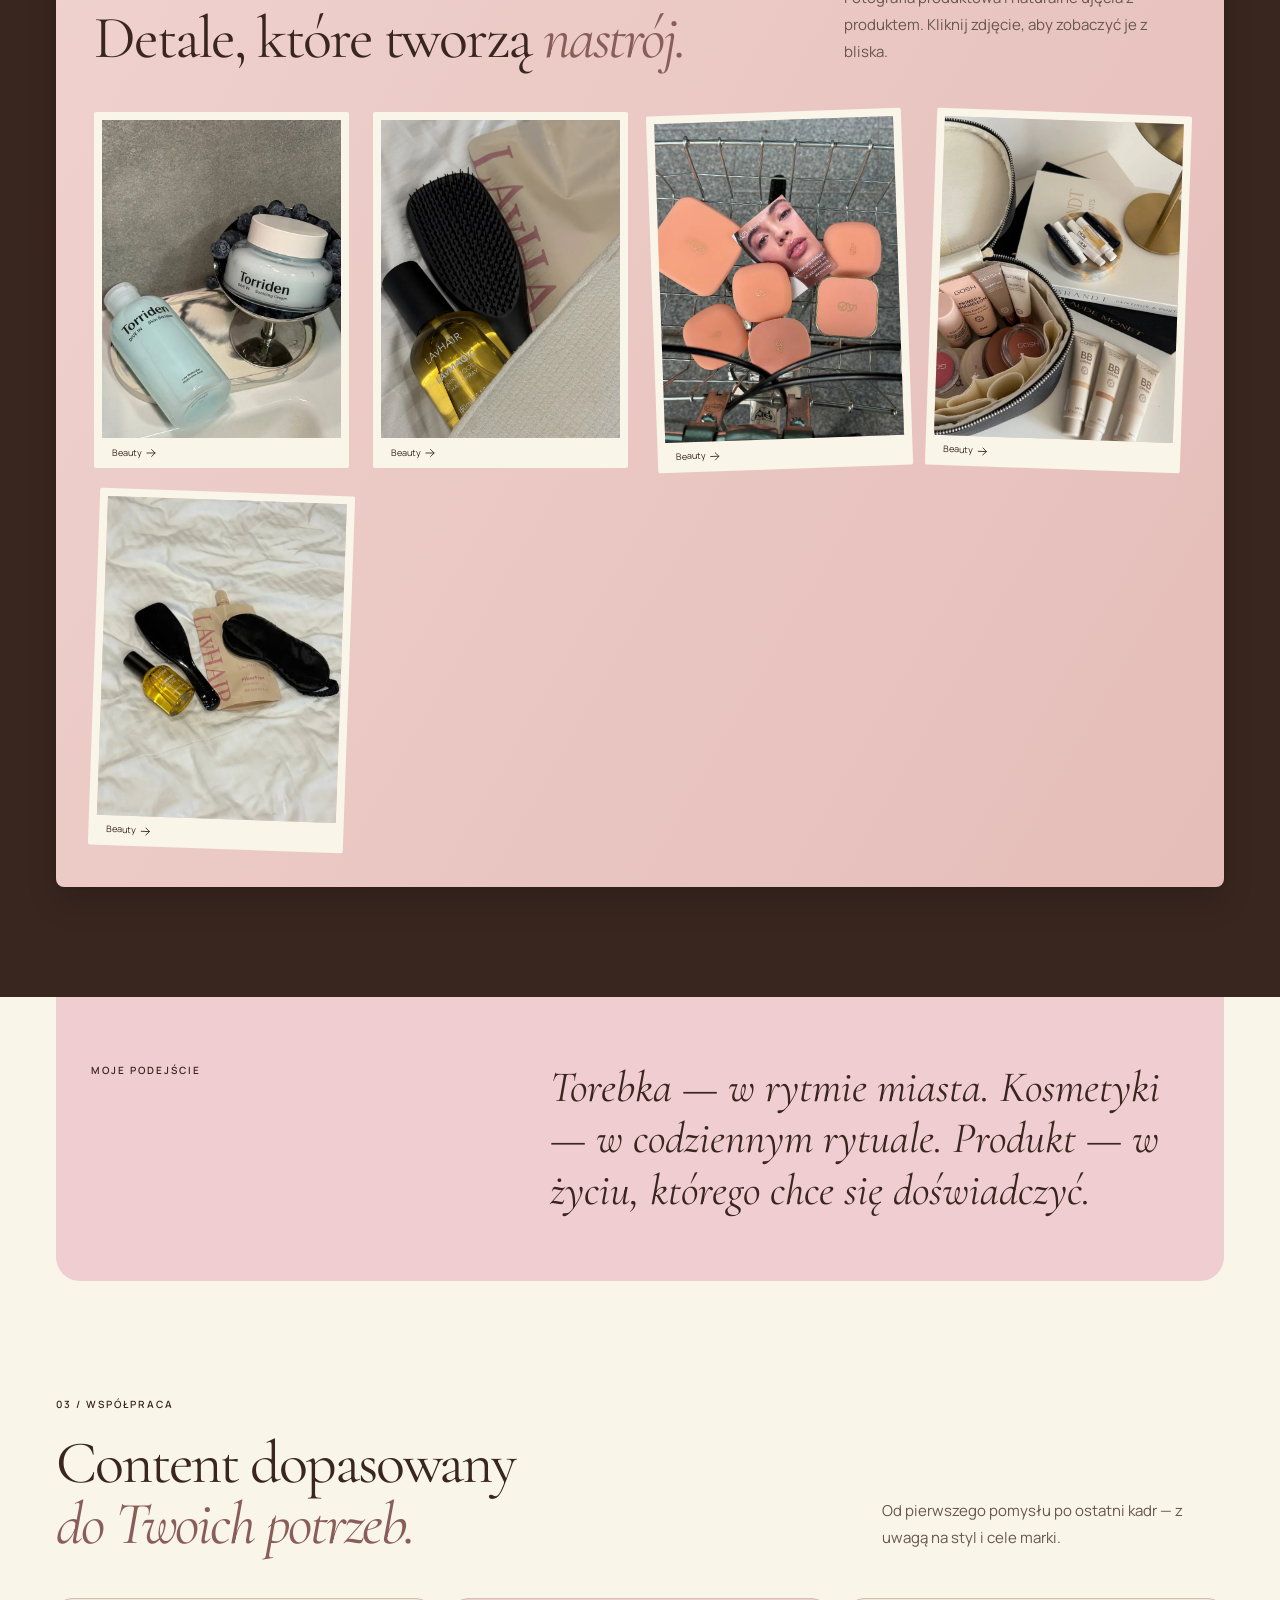
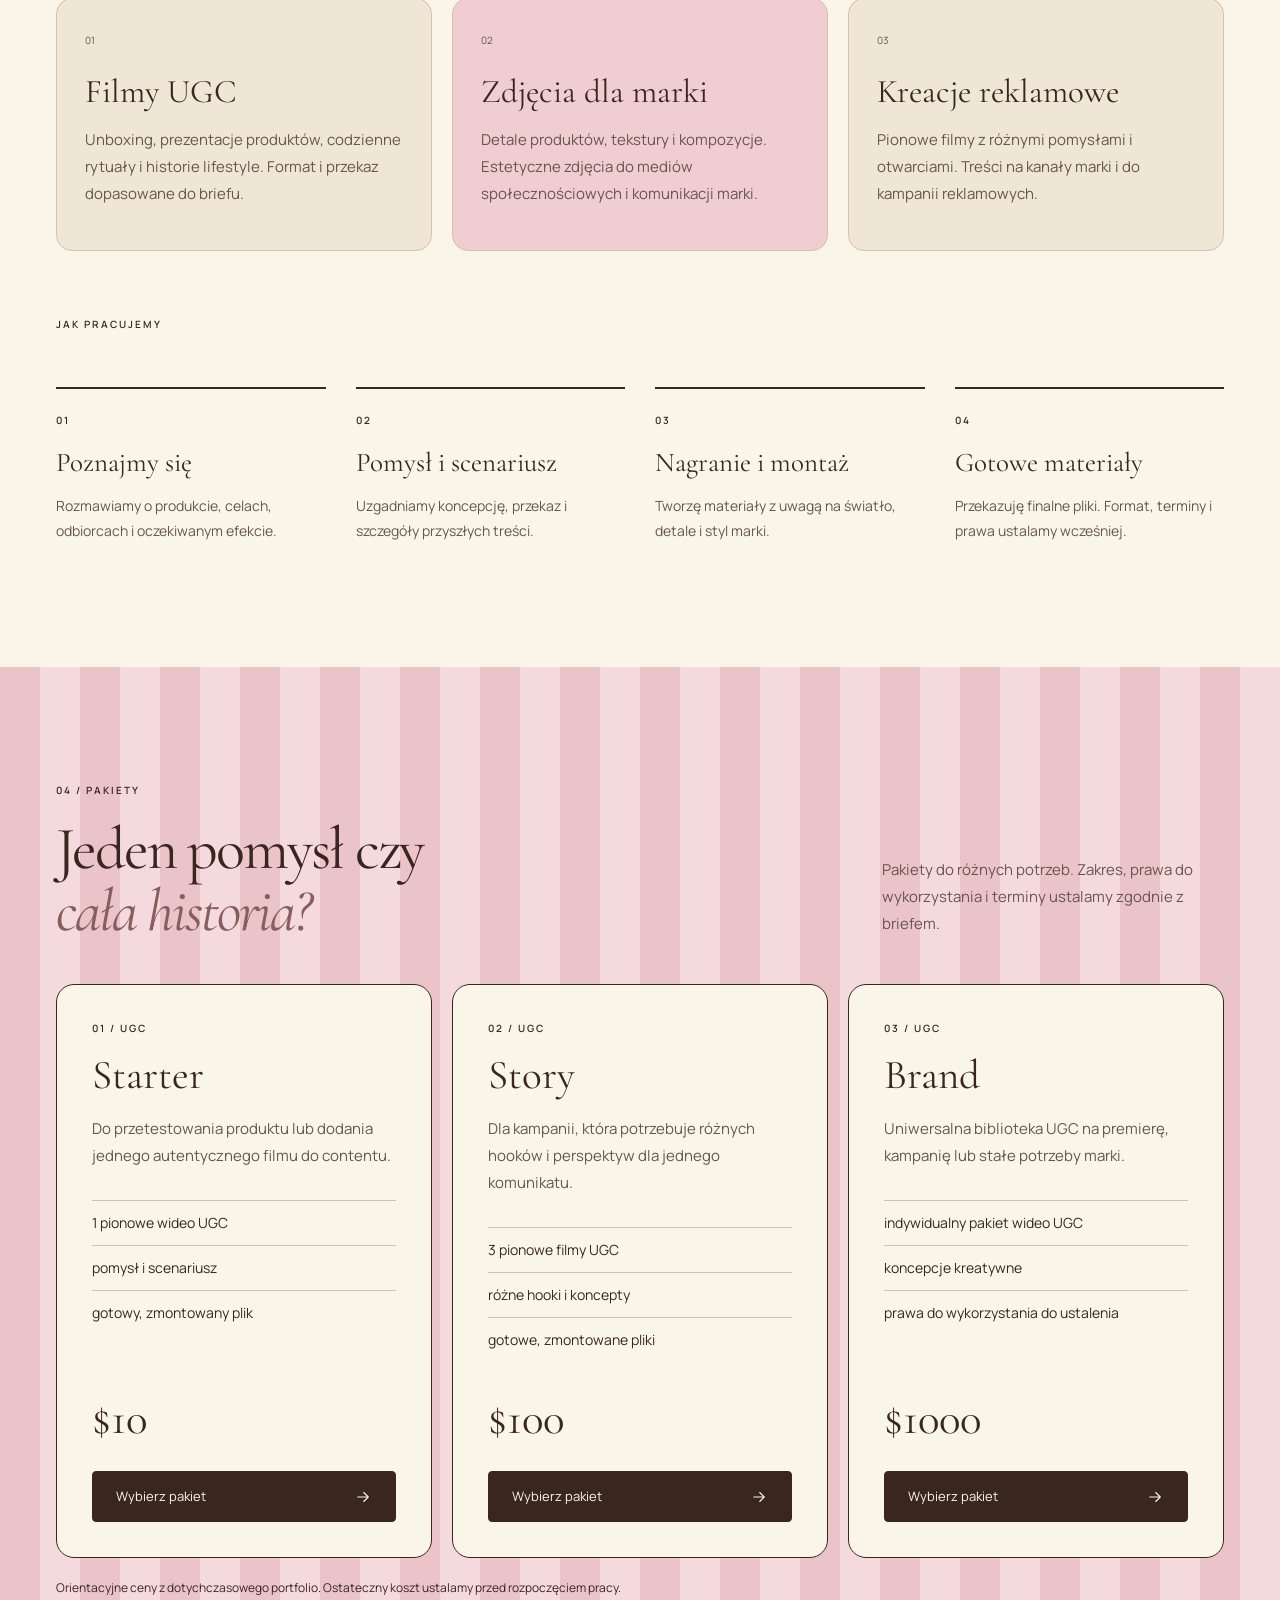
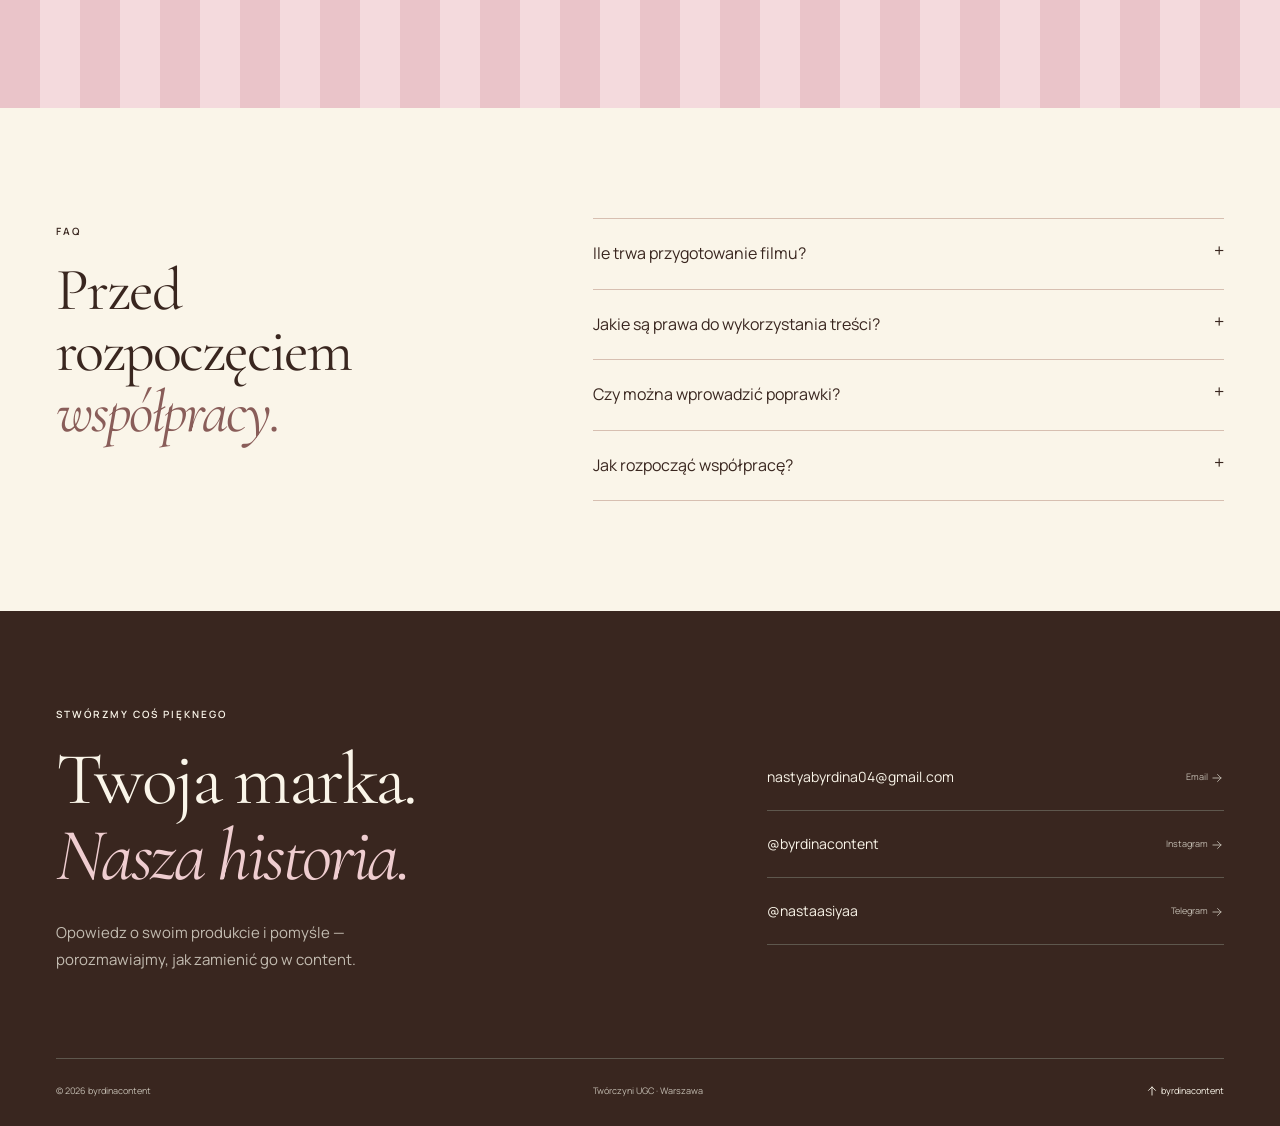
<file: pl/index.html>
<!doctype html><html lang="pl">
<head><meta charset="utf-8"><meta name="viewport" content="width=device-width, initial-scale=1"><title>Anastasiia — UGC creator · byrdinacontent</title><meta name="description" content="Tworzę estetyczny content dla marek beauty, fashion i lifestyle. Pokazuję produkt jako naturalną część codziennego życia."><link rel="icon" href="../img/favicon.svg"><meta property="og:type" content="website"><meta property="og:title" content="Anastasiia — UGC creator · byrdinacontent"><meta property="og:description" content="Tworzę estetyczny content dla marek beauty, fashion i lifestyle. Pokazuję produkt jako naturalną część codziennego życia."><meta property="og:image" content="https://byrdinacontent.pages.dev/img/og-preview.jpg"><meta name="twitter:card" content="summary_large_image"><link rel="alternate" hreflang="uk" href="../uk/"><link rel="alternate" hreflang="pl" href="../pl/"><link rel="alternate" hreflang="en" href="../en/"><link rel="alternate" hreflang="x-default" href="../"><link rel="preconnect" href="https://fonts.googleapis.com"><link rel="preconnect" href="https://fonts.gstatic.com" crossorigin><link href="https://fonts.googleapis.com/css2?family=Cormorant+Garamond:ital,wght@0,400;0,500;0,600;1,400;1,500&family=Manrope:wght@400;500;600&display=swap" rel="stylesheet"><link rel="stylesheet" href="../assets/style.css"><script defer src="../assets/main.js"></script></head>
<body><a class="skip-link" href="#main">Przejdź do treści</a>
<header class="header"><div class="container nav"><a class="logo" href="index.html">byrdina<span>content</span></a><div class="nav-right">
<nav class="navlinks" id="navigation" aria-label="O mnie"><a href="#about">O mnie</a><a href="#work">Portfolio</a><a href="#services">Oferta</a><a href="#contact">Kontakt</a></nav>

<nav class="languages" aria-label="Język strony"><a href="../uk/index.html" data-language="uk" >UA</a><a href="../pl/index.html" data-language="pl" aria-current=page>PL</a><a href="../en/index.html" data-language="en" >EN</a></nav>
<button class="menu-toggle" aria-expanded="false" aria-controls="navigation" aria-label="Otwórz menu">☰</button></div></div></header>

<main id="main"><div id="top"></div>
<section class="hero container"><div class="hero-copy"><div class="eyebrow location">Warszawa, Polska · Twórczyni UGC</div><h1>Mam na imię<br>Anastasiia.<br><em>Piękno w detalach.</em></h1><p class="hero-text">Tworzę estetyczny content dla marek beauty, fashion i lifestyle. Pokazuję produkt jako naturalną część codziennego życia.</p><div class="hero-actions"><a class="button" href="#work">Zobacz portfolio<span><svg class="arrow-icon" viewBox="0 0 24 24" fill="none" stroke="currentColor" stroke-width="1.5" stroke-linecap="round" stroke-linejoin="round" aria-hidden="true" focusable="false"><path d="M5 12h14m-6-6 6 6-6 6"/></svg></span></a><a class="text-link" href="#contact">Porozmawiajmy <svg class="arrow-icon" viewBox="0 0 24 24" fill="none" stroke="currentColor" stroke-width="1.5" stroke-linecap="round" stroke-linejoin="round" aria-hidden="true" focusable="false"><path d="M5 12h14m-6-6 6 6-6 6"/></svg></a></div><div class="hero-bottom"><span>Beauty</span><span>Fashion</span><span>Lifestyle</span></div></div>
<figure class="hero-photo"><img src="../img/nastasia-01.webp" width="720" height="900" fetchpriority="high" alt="Anastasiia · byrdinacontent"><figcaption class="photo-label"><span>Anastasiia · byrdinacontent</span><span>UGC portfolio / 2026</span></figcaption></figure>
</section>

<div class="container ribbon" aria-hidden="true"><span>Beauty</span><span>✦</span><span>Fashion</span><span>✦</span><span>Lifestyle</span><span class="ribbon-extra">✦</span><span class="ribbon-extra">Made with intention</span></div>
<section class="about-scene" id="about"><div class="about-sheet container"><span class="binder-clip" aria-hidden="true"></span><header class="about-heading"><span class="eyebrow">01 / byrdinacontent</span><h2>O <em>mnie.</em></h2></header><div class="about">
<figure class="about-image"><img src="../img/nastasia-02.jpg" width="900" height="1125" loading="lazy" alt="Zdjęcie z portfolio Anastasii — Fashion"><figcaption>byrdinacontent</figcaption></figure>
<div class="about-copy"><div class="personal-lines"><span>Anastasiia</span><span>Warszawa, Polska</span></div><p class="intro">Cześć, jestem Anastasiia. Mieszkam w Warszawie i tworzę zdjęcia oraz filmy dla marek beauty, fashion i lifestyle.</p><p class="about-paragraph">Lubię pokazywać produkty w codziennym życiu: torebkę na spacerze po mieście, kosmetyki podczas porannej pielęgnacji, ulubione dodatki jako część stylizacji.</p><p class="about-paragraph">Pracuję z polskimi i międzynarodowymi markami. Od unboxingu po pokazanie produktu w użyciu — dobieram format do Twojego pomysłu i stylu marki.</p><p class="about-paragraph">Lubię naturalne światło, przemyślane kadry i detale, którym chce się przyjrzeć. To z nich buduję swoje zdjęcia i filmy.</p><div class="about-facts"><span>Warszawa, Polska</span><span>Polskie i międzynarodowe marki</span><span>Beauty · Fashion · Lifestyle</span></div></div></div><a class="about-invite" href="#contact">Stwórzmy coś pięknego<svg viewBox="0 0 64 56" fill="none" stroke="currentColor" stroke-width="1.4" aria-hidden="true"><path d="M32 49C20 38 3 27 5 14 7 1 24 2 32 15 40 0 59 3 59 16 59 29 42 42 32 49Z"/></svg></a><span class="paper-fold" aria-hidden="true"></span></div></section>

<section class="portfolio section" data-active-category="beauty" id="work"><div class="container"><div class="section-head"><div><span class="eyebrow">02 / Wybrane prace</span><h2>Produkt w kadrze.<br><em>Życie dookoła.</em></h2></div><p>Tekstury, ruch i codzienne rytuały. Różne historie, których sercem jest produkt i jego charakter.</p></div><div class="portfolio-top"><div class="filters" role="group" aria-label="Portfolio"><button class="filter" data-filter="beauty" aria-pressed="true"><span class="folder-label">Beauty</span><span class="folder-seam" aria-hidden="true"></span></button><button class="filter" data-filter="fashion" aria-pressed="false"><span class="folder-label">Fashion</span><span class="folder-seam" aria-hidden="true"></span></button><button class="filter" data-filter="lifestyle" aria-pressed="false"><span class="folder-label">Lifestyle</span><span class="folder-seam" aria-hidden="true"></span></button></div><div class="portfolio-note">Naciśnij ▶ na filmie, aby obejrzeć</div></div><div class="folder-content"><div class="video-grid">
<figure class="work-card" data-category="beauty"><div class="video-wrap"><video controls playsinline preload="none" poster="../assets/beauty-unboxing.jpg" aria-label="Film UGC — Beauty / Unboxing"><source src="../assets/beauty-unboxing.mp4" type="video/mp4"></video></div><figcaption><span>Beauty / Unboxing</span><small>01 / UGC</small></figcaption></figure>

<figure class="work-card" data-category="fashion" hidden><div class="video-wrap"><video controls playsinline preload="none" poster="../assets/fashion-city.jpg" aria-label="Film UGC — Fashion / City moments"><source src="../assets/fashion-city.mp4" type="video/mp4"></video></div><figcaption><span>Fashion / City moments</span><small>02 / UGC</small></figcaption></figure>

<figure class="work-card" data-category="beauty"><div class="video-wrap"><video controls playsinline preload="none" poster="../assets/beauty-skincare.jpg" aria-label="Film UGC — Beauty / Skincare"><source src="../assets/beauty-skincare.mp4" type="video/mp4"></video></div><figcaption><span>Beauty / Skincare</span><small>03 / UGC</small></figcaption></figure>

<figure class="work-card" data-category="lifestyle" hidden><div class="video-wrap"><video controls playsinline preload="none" poster="../assets/lifestyle-morning.jpg" aria-label="Film UGC — Lifestyle / Morning ritual"><source src="../assets/lifestyle-morning.mp4" type="video/mp4"></video></div><figcaption><span>Lifestyle / Morning ritual</span><small>04 / UGC</small></figcaption></figure>

<figure class="work-card" data-category="beauty"><div class="video-wrap"><video controls playsinline preload="none" poster="../assets/beauty-perfume.jpg" aria-label="Film UGC — Beauty / Fragrance"><source src="../assets/beauty-perfume.mp4" type="video/mp4"></video></div><figcaption><span>Beauty / Fragrance</span><small>05 / UGC</small></figcaption></figure>

<figure class="work-card" data-category="fashion" hidden><div class="video-wrap"><video controls playsinline preload="none" poster="../assets/fashion-look.jpg" aria-label="Film UGC — Fashion / Personal style"><source src="../assets/fashion-look.mp4" type="video/mp4"></video></div><figcaption><span>Fashion / Personal style</span><small>06 / UGC</small></figcaption></figure>

<figure class="work-card" data-category="lifestyle" hidden><div class="video-wrap"><video controls playsinline preload="none" poster="../assets/lifestyle-smoothie.jpg" aria-label="Film UGC — Lifestyle / Daily routine"><source src="../assets/lifestyle-smoothie.mp4" type="video/mp4"></video></div><figcaption><span>Lifestyle / Daily routine</span><small>07 / UGC</small></figcaption></figure>

<figure class="work-card" data-category="lifestyle" hidden><div class="video-wrap"><video controls playsinline preload="none" poster="../assets/lifestyle-stay.jpg" aria-label="Film UGC — Lifestyle / Slow moments"><source src="../assets/lifestyle-stay.mp4" type="video/mp4"></video></div><figcaption><span>Lifestyle / Slow moments</span><small>08 / UGC</small></figcaption></figure>
</div><div class="photo-section"><div class="section-head"><div><span class="eyebrow">Fotografia</span><h2>Detale, które tworzą <em>nastrój.</em></h2></div><p>Fotografia produktowa i naturalne ujęcia z produktem. Kliknij zdjęcie, aby zobaczyć je z bliska.</p></div><div class="photo-grid"><button class="photo-card" data-category="fashion" hidden data-photo="../assets/fashion-bag.webp" aria-label="Zdjęcie z portfolio Anastasii — Fashion, 01"><img src="../assets/fashion-bag.webp" alt="Zdjęcie z portfolio Anastasii — Fashion, 01" width="900" height="1200" loading="lazy"><span>Fashion <svg class="arrow-icon" viewBox="0 0 24 24" fill="none" stroke="currentColor" stroke-width="1.5" stroke-linecap="round" stroke-linejoin="round" aria-hidden="true" focusable="false"><path d="M5 12h14m-6-6 6 6-6 6"/></svg></span></button><button class="photo-card" data-category="beauty" data-photo="../assets/beauty-torriden.webp" aria-label="Zdjęcie z portfolio Anastasii — Beauty, 02"><img src="../assets/beauty-torriden.webp" alt="Zdjęcie z portfolio Anastasii — Beauty, 02" width="900" height="1200" loading="lazy"><span>Beauty <svg class="arrow-icon" viewBox="0 0 24 24" fill="none" stroke="currentColor" stroke-width="1.5" stroke-linecap="round" stroke-linejoin="round" aria-hidden="true" focusable="false"><path d="M5 12h14m-6-6 6 6-6 6"/></svg></span></button><button class="photo-card" data-category="lifestyle" hidden data-photo="../assets/lifestyle-coffee.webp" aria-label="Zdjęcie z portfolio Anastasii — Lifestyle, 03"><img src="../assets/lifestyle-coffee.webp" alt="Zdjęcie z portfolio Anastasii — Lifestyle, 03" width="900" height="1200" loading="lazy"><span>Lifestyle <svg class="arrow-icon" viewBox="0 0 24 24" fill="none" stroke="currentColor" stroke-width="1.5" stroke-linecap="round" stroke-linejoin="round" aria-hidden="true" focusable="false"><path d="M5 12h14m-6-6 6 6-6 6"/></svg></span></button><button class="photo-card" data-category="fashion" hidden data-photo="../assets/fashion-details.webp" aria-label="Zdjęcie z portfolio Anastasii — Fashion, 04"><img src="../assets/fashion-details.webp" alt="Zdjęcie z portfolio Anastasii — Fashion, 04" width="900" height="1200" loading="lazy"><span>Fashion <svg class="arrow-icon" viewBox="0 0 24 24" fill="none" stroke="currentColor" stroke-width="1.5" stroke-linecap="round" stroke-linejoin="round" aria-hidden="true" focusable="false"><path d="M5 12h14m-6-6 6 6-6 6"/></svg></span></button><button class="photo-card" data-category="beauty" data-photo="../assets/beauty-brush.webp" aria-label="Zdjęcie z portfolio Anastasii — Beauty, 05"><img src="../assets/beauty-brush.webp" alt="Zdjęcie z portfolio Anastasii — Beauty, 05" width="900" height="1200" loading="lazy"><span>Beauty <svg class="arrow-icon" viewBox="0 0 24 24" fill="none" stroke="currentColor" stroke-width="1.5" stroke-linecap="round" stroke-linejoin="round" aria-hidden="true" focusable="false"><path d="M5 12h14m-6-6 6 6-6 6"/></svg></span></button><button class="photo-card" data-category="lifestyle" hidden data-photo="../assets/lifestyle-balmy.webp" aria-label="Zdjęcie z portfolio Anastasii — Lifestyle, 06"><img src="../assets/lifestyle-balmy.webp" alt="Zdjęcie z portfolio Anastasii — Lifestyle, 06" width="900" height="1200" loading="lazy"><span>Lifestyle <svg class="arrow-icon" viewBox="0 0 24 24" fill="none" stroke="currentColor" stroke-width="1.5" stroke-linecap="round" stroke-linejoin="round" aria-hidden="true" focusable="false"><path d="M5 12h14m-6-6 6 6-6 6"/></svg></span></button><button class="photo-card" data-category="beauty" data-photo="../assets/beauty-makeup.webp" aria-label="Zdjęcie z portfolio Anastasii — Beauty, 07"><img src="../assets/beauty-makeup.webp" alt="Zdjęcie z portfolio Anastasii — Beauty, 07" width="900" height="1200" loading="lazy"><span>Beauty <svg class="arrow-icon" viewBox="0 0 24 24" fill="none" stroke="currentColor" stroke-width="1.5" stroke-linecap="round" stroke-linejoin="round" aria-hidden="true" focusable="false"><path d="M5 12h14m-6-6 6 6-6 6"/></svg></span></button><button class="photo-card" data-category="lifestyle" hidden data-photo="../assets/lifestyle-home.webp" aria-label="Zdjęcie z portfolio Anastasii — Lifestyle, 08"><img src="../assets/lifestyle-home.webp" alt="Zdjęcie z portfolio Anastasii — Lifestyle, 08" width="900" height="1200" loading="lazy"><span>Lifestyle <svg class="arrow-icon" viewBox="0 0 24 24" fill="none" stroke="currentColor" stroke-width="1.5" stroke-linecap="round" stroke-linejoin="round" aria-hidden="true" focusable="false"><path d="M5 12h14m-6-6 6 6-6 6"/></svg></span></button><button class="photo-card" data-category="beauty" data-photo="../assets/beauty-routine.webp" aria-label="Zdjęcie z portfolio Anastasii — Beauty, 09"><img src="../assets/beauty-routine.webp" alt="Zdjęcie z portfolio Anastasii — Beauty, 09" width="900" height="1200" loading="lazy"><span>Beauty <svg class="arrow-icon" viewBox="0 0 24 24" fill="none" stroke="currentColor" stroke-width="1.5" stroke-linecap="round" stroke-linejoin="round" aria-hidden="true" focusable="false"><path d="M5 12h14m-6-6 6 6-6 6"/></svg></span></button><button class="photo-card" data-category="fashion" hidden data-photo="../assets/fashion-summer.webp" aria-label="Zdjęcie z portfolio Anastasii — Fashion, 10"><img src="../assets/fashion-summer.webp" alt="Zdjęcie z portfolio Anastasii — Fashion, 10" width="900" height="1200" loading="lazy"><span>Fashion <svg class="arrow-icon" viewBox="0 0 24 24" fill="none" stroke="currentColor" stroke-width="1.5" stroke-linecap="round" stroke-linejoin="round" aria-hidden="true" focusable="false"><path d="M5 12h14m-6-6 6 6-6 6"/></svg></span></button><button class="photo-card" data-category="lifestyle" hidden data-photo="../assets/lifestyle-city.webp" aria-label="Zdjęcie z portfolio Anastasii — Lifestyle, 11"><img src="../assets/lifestyle-city.webp" alt="Zdjęcie z portfolio Anastasii — Lifestyle, 11" width="900" height="1200" loading="lazy"><span>Lifestyle <svg class="arrow-icon" viewBox="0 0 24 24" fill="none" stroke="currentColor" stroke-width="1.5" stroke-linecap="round" stroke-linejoin="round" aria-hidden="true" focusable="false"><path d="M5 12h14m-6-6 6 6-6 6"/></svg></span></button><button class="photo-card" data-category="beauty" data-photo="../assets/beauty-flatlay.webp" aria-label="Zdjęcie z portfolio Anastasii — Beauty, 12"><img src="../assets/beauty-flatlay.webp" alt="Zdjęcie z portfolio Anastasii — Beauty, 12" width="900" height="1200" loading="lazy"><span>Beauty <svg class="arrow-icon" viewBox="0 0 24 24" fill="none" stroke="currentColor" stroke-width="1.5" stroke-linecap="round" stroke-linejoin="round" aria-hidden="true" focusable="false"><path d="M5 12h14m-6-6 6 6-6 6"/></svg></span></button></div></div></div></div></section>

<div class="container statement"><span class="eyebrow">Moje podejście</span><p>Torebka — w rytmie miasta. Kosmetyki — w codziennym rytuale. Produkt — w życiu, którego chce się doświadczyć.</p></div>
<section class="section container" id="services"><div class="section-head"><div><span class="eyebrow">03 / Współpraca</span><h2>Content dopasowany<br><em>do Twoich potrzeb.</em></h2></div><p>Od pierwszego pomysłu po ostatni kadr — z uwagą na styl i cele marki.</p></div><div class="services-grid">
<article class="service"><span class="number">01</span><h3>Filmy UGC</h3><p>Unboxing, prezentacje produktów, codzienne rytuały i historie lifestyle. Format i przekaz dopasowane do briefu.</p></article>

<article class="service"><span class="number">02</span><h3>Zdjęcia dla marki</h3><p>Detale produktów, tekstury i kompozycje. Estetyczne zdjęcia do mediów społecznościowych i komunikacji marki.</p></article>

<article class="service"><span class="number">03</span><h3>Kreacje reklamowe</h3><p>Pionowe filmy z różnymi pomysłami i otwarciami. Treści na kanały marki i do kampanii reklamowych.</p></article>
</div><div class="section-head" style="margin-top:65px;margin-bottom:0"><span class="eyebrow">Jak pracujemy</span></div><div class="process">
<article><span class="eyebrow">01</span><h3>Poznajmy się</h3><p>Rozmawiamy o produkcie, celach, odbiorcach i oczekiwanym efekcie.</p></article>

<article><span class="eyebrow">02</span><h3>Pomysł i scenariusz</h3><p>Uzgadniamy koncepcję, przekaz i szczegóły przyszłych treści.</p></article>

<article><span class="eyebrow">03</span><h3>Nagranie i montaż</h3><p>Tworzę materiały z uwagą na światło, detale i styl marki.</p></article>

<article><span class="eyebrow">04</span><h3>Gotowe materiały</h3><p>Przekazuję finalne pliki. Format, terminy i prawa ustalamy wcześniej.</p></article>
</div></section>

<section class="prices section" id="prices"><div class="container"><div class="section-head"><div><span class="eyebrow">04 / Pakiety</span><h2>Jeden pomysł czy<br><em>cała historia?</em></h2></div><p>Pakiety do różnych potrzeb. Zakres, prawa do wykorzystania i terminy ustalamy zgodnie z briefem.</p></div><div class="price-grid">
<article class="price-card"><span class="eyebrow">01 / UGC</span><h3>Starter</h3><p>Do przetestowania produktu lub dodania jednego autentycznego filmu do contentu.</p><ul><li>1 pionowe wideo UGC</li><li>pomysł i scenariusz</li><li>gotowy, zmontowany plik</li></ul><div class="amount">$10</div><a class="button" href="contact.html?package=Starter">Wybierz pakiet<span><svg class="arrow-icon" viewBox="0 0 24 24" fill="none" stroke="currentColor" stroke-width="1.5" stroke-linecap="round" stroke-linejoin="round" aria-hidden="true" focusable="false"><path d="M5 12h14m-6-6 6 6-6 6"/></svg></span></a></article>

<article class="price-card"><span class="eyebrow">02 / UGC</span><h3>Story</h3><p>Dla kampanii, która potrzebuje różnych hooków i perspektyw dla jednego komunikatu.</p><ul><li>3 pionowe filmy UGC</li><li>różne hooki i koncepty</li><li>gotowe, zmontowane pliki</li></ul><div class="amount">$100</div><a class="button" href="contact.html?package=Story">Wybierz pakiet<span><svg class="arrow-icon" viewBox="0 0 24 24" fill="none" stroke="currentColor" stroke-width="1.5" stroke-linecap="round" stroke-linejoin="round" aria-hidden="true" focusable="false"><path d="M5 12h14m-6-6 6 6-6 6"/></svg></span></a></article>

<article class="price-card"><span class="eyebrow">03 / UGC</span><h3>Brand</h3><p>Uniwersalna biblioteka UGC na premierę, kampanię lub stałe potrzeby marki.</p><ul><li>indywidualny pakiet wideo UGC</li><li>koncepcje kreatywne</li><li>prawa do wykorzystania do ustalenia</li></ul><div class="amount">$1000</div><a class="button" href="contact.html?package=Brand">Wybierz pakiet<span><svg class="arrow-icon" viewBox="0 0 24 24" fill="none" stroke="currentColor" stroke-width="1.5" stroke-linecap="round" stroke-linejoin="round" aria-hidden="true" focusable="false"><path d="M5 12h14m-6-6 6 6-6 6"/></svg></span></a></article>
</div><p class="price-note">Orientacyjne ceny z dotychczasowego portfolio. Ostateczny koszt ustalamy przed rozpoczęciem pracy.</p></div></section>

<section class="section container faq-layout" id="faq"><div><span class="eyebrow">FAQ</span><h2>Przed rozpoczęciem<br><em>współpracy.</em></h2></div><div class="faq-list">
<details><summary>Ile trwa przygotowanie filmu?</summary><p>Zazwyczaj 5–7 dni roboczych od briefu do gotowego pliku. Pilne zlecenia ustalamy indywidualnie.</p></details>

<details><summary>Jakie są prawa do wykorzystania treści?</summary><p>Platformy, okres i sposób wykorzystania ustalamy indywidualnie przed rozpoczęciem pracy.</p></details>

<details><summary>Czy można wprowadzić poprawki?</summary><p>Jedna runda poprawek jest wliczona. Dodatkowe rundy — do uzgodnienia.</p></details>

<details><summary>Jak rozpocząć współpracę?</summary><p>Napisz do mnie o swojej marce, produkcie i wybranym formacie. Wspólnie ustalimy zakres prac i kolejne kroki.</p></details>
</div></section>

<section class="contact-section" id="contact"><div class="container"><div class="contact-top"><div><span class="eyebrow">Stwórzmy coś pięknego</span><h2>Twoja marka.<br><em>Nasza historia.</em></h2><p>Opowiedz o swoim produkcie i pomyśle — porozmawiajmy, jak zamienić go w content.</p></div><div class="contact-links"><a href="mailto:nastyabyrdina04@gmail.com"><span>nastyabyrdina04@gmail.com</span><small>Email <svg class="arrow-icon" viewBox="0 0 24 24" fill="none" stroke="currentColor" stroke-width="1.5" stroke-linecap="round" stroke-linejoin="round" aria-hidden="true" focusable="false"><path d="M5 12h14m-6-6 6 6-6 6"/></svg></small></a><a href="https://instagram.com/byrdinacontent" target="_blank" rel="noopener noreferrer"><span>@byrdinacontent</span><small>Instagram <svg class="arrow-icon" viewBox="0 0 24 24" fill="none" stroke="currentColor" stroke-width="1.5" stroke-linecap="round" stroke-linejoin="round" aria-hidden="true" focusable="false"><path d="M5 12h14m-6-6 6 6-6 6"/></svg></small></a><a href="https://t.me/nastaasiyaa" target="_blank" rel="noopener noreferrer"><span>@nastaasiyaa</span><small>Telegram <svg class="arrow-icon" viewBox="0 0 24 24" fill="none" stroke="currentColor" stroke-width="1.5" stroke-linecap="round" stroke-linejoin="round" aria-hidden="true" focusable="false"><path d="M5 12h14m-6-6 6 6-6 6"/></svg></small></a></div></div>
<footer class="footer"><span>© <span data-year>2026</span> byrdinacontent</span><span>Twórczyni UGC · Warszawa</span><a href="#top"><svg class="arrow-icon" viewBox="0 0 24 24" fill="none" stroke="currentColor" stroke-width="1.5" stroke-linecap="round" stroke-linejoin="round" aria-hidden="true" focusable="false"><path d="M12 19V5m-6 6 6-6 6 6"/></svg> byrdinacontent</a></footer>
</div></section>
</main>

<dialog id="photo-dialog" aria-label="Fotografia"><button class="close-dialog" aria-label="Zamknij zdjęcie">×</button><img class="lightbox-image" alt=""></dialog>
</body></html>
</file>
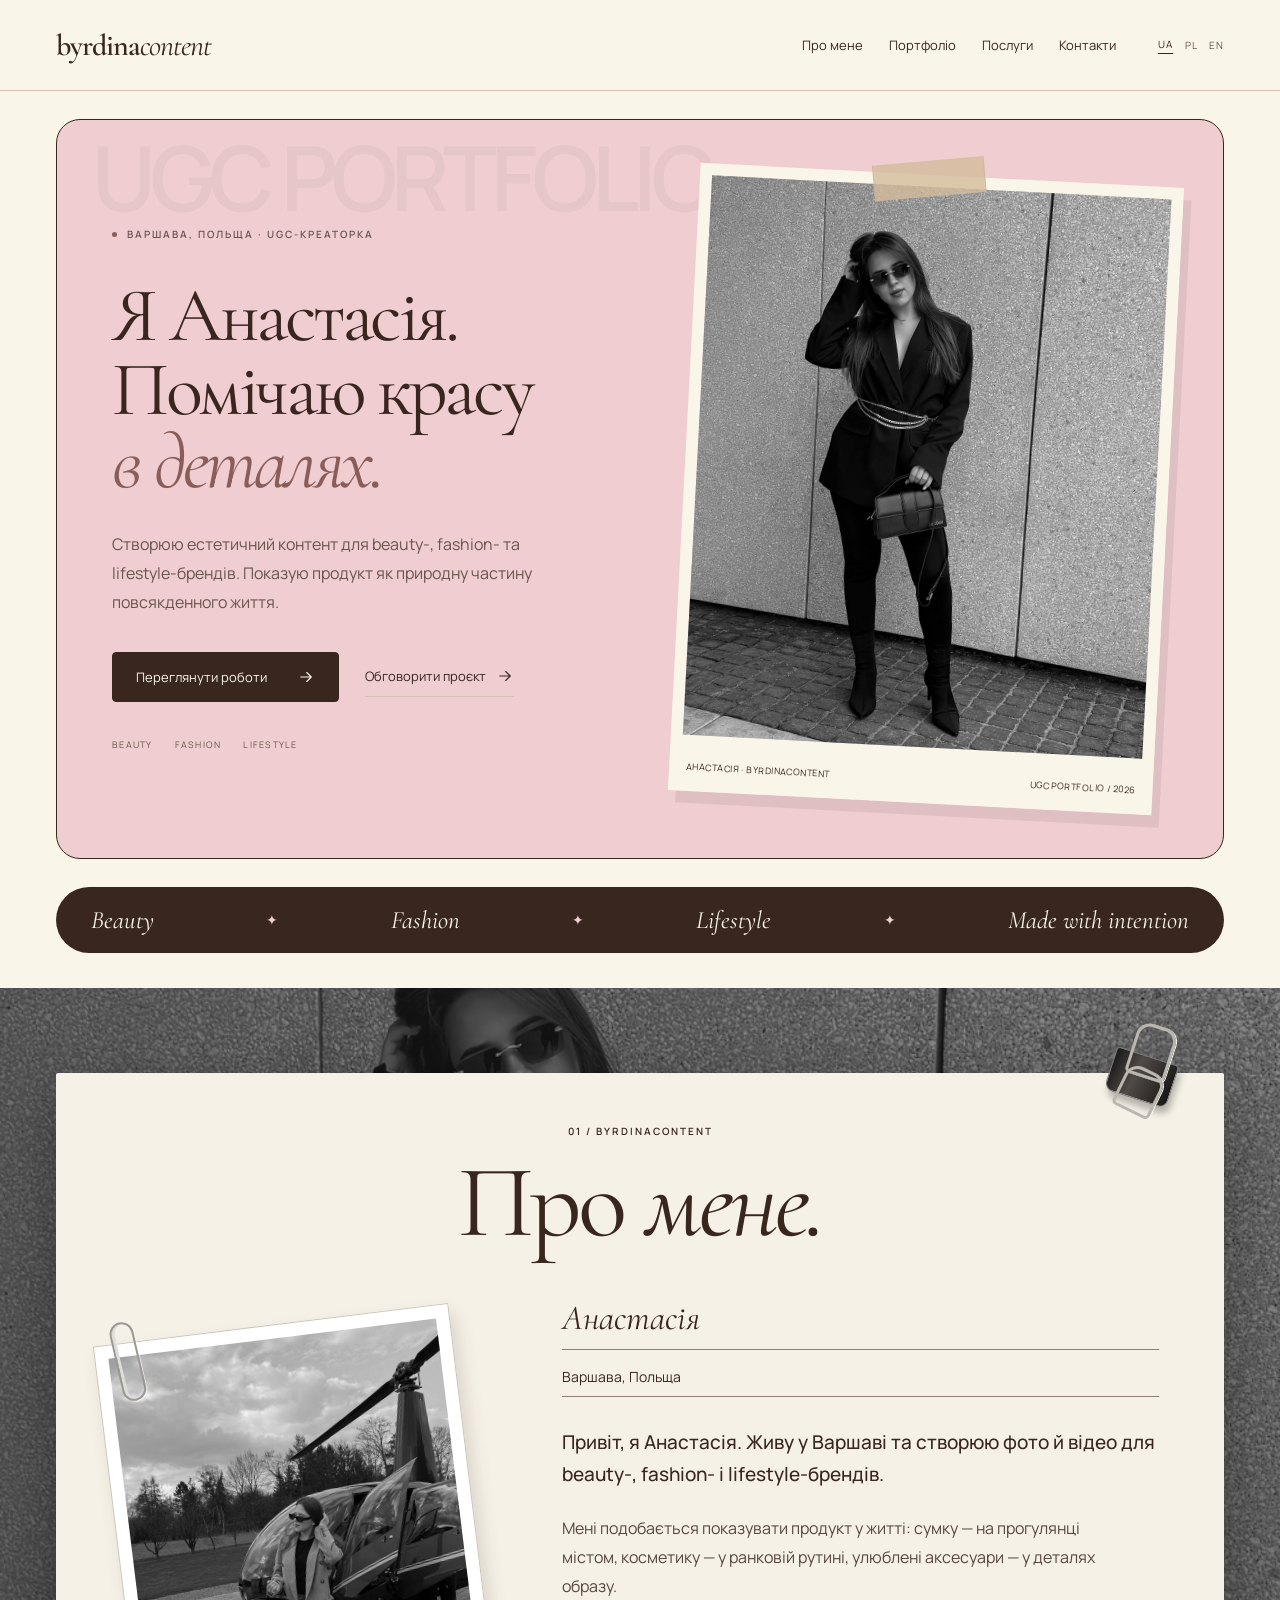
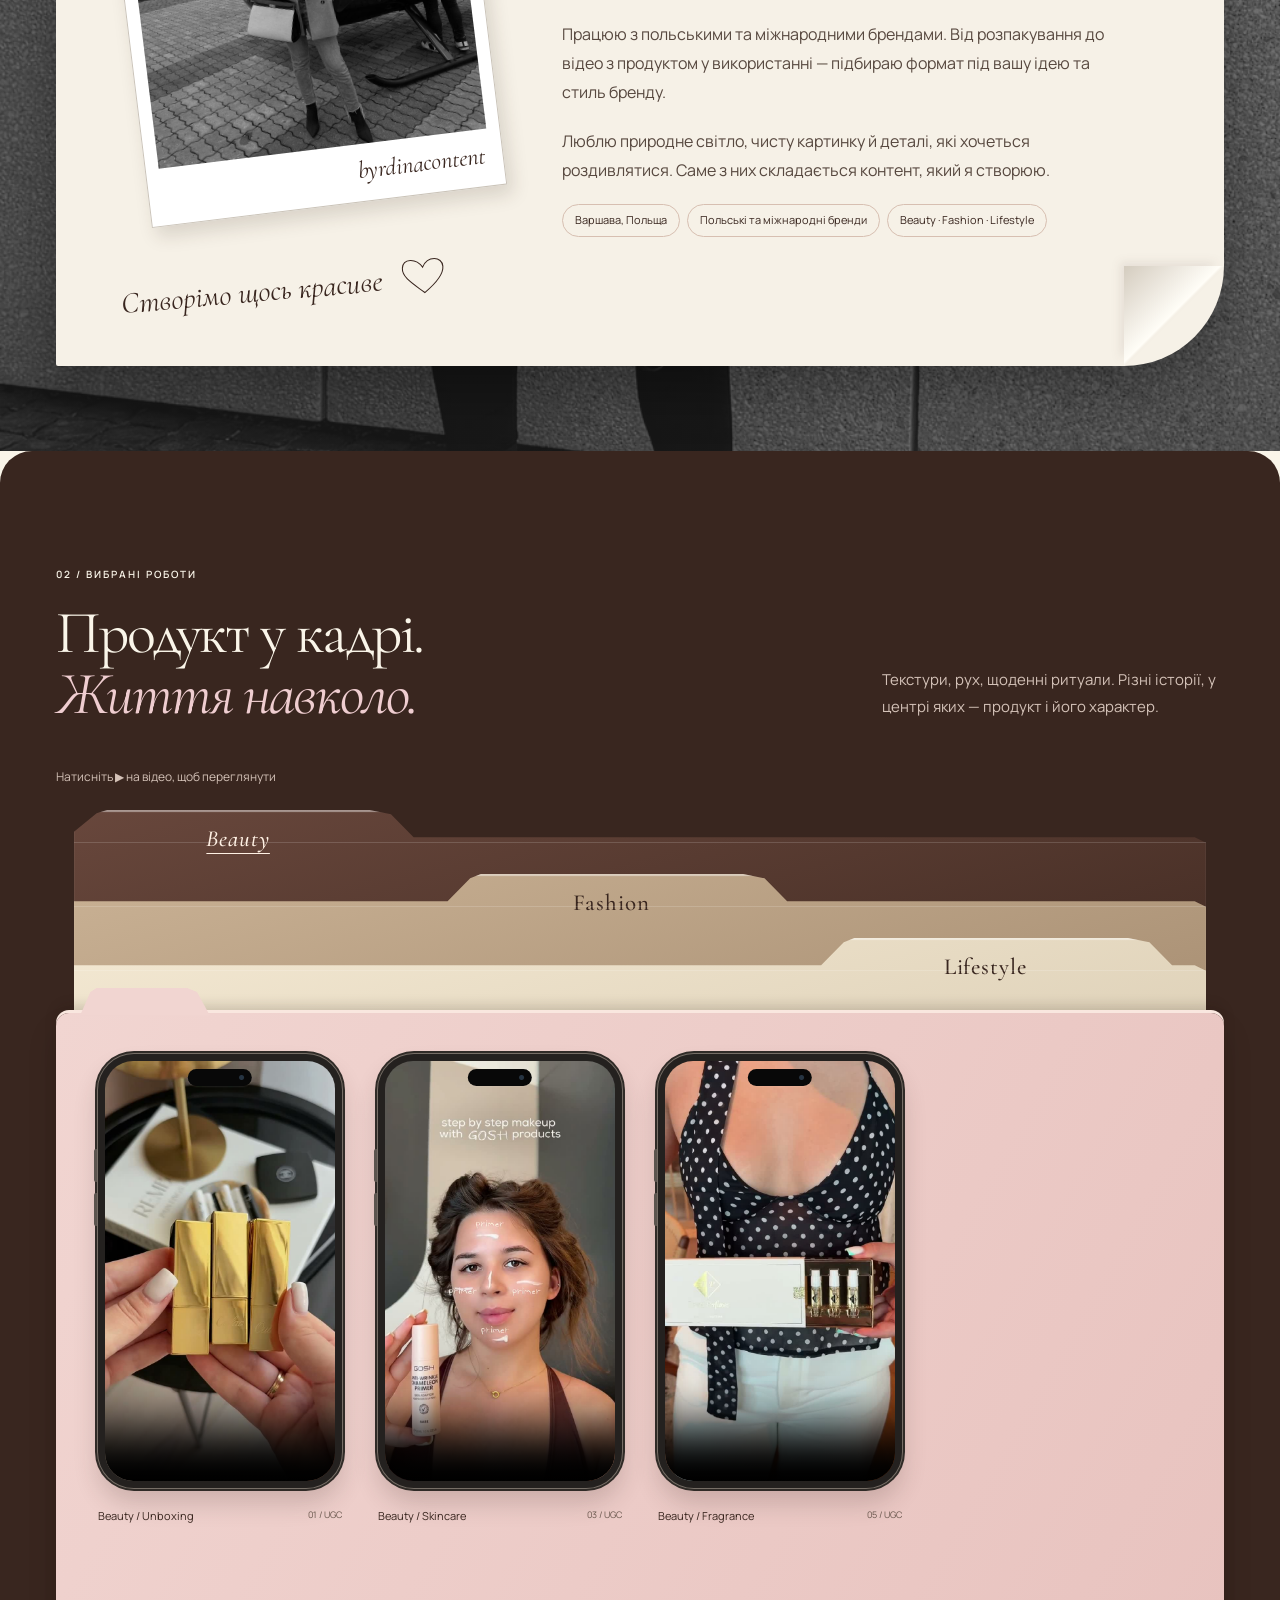
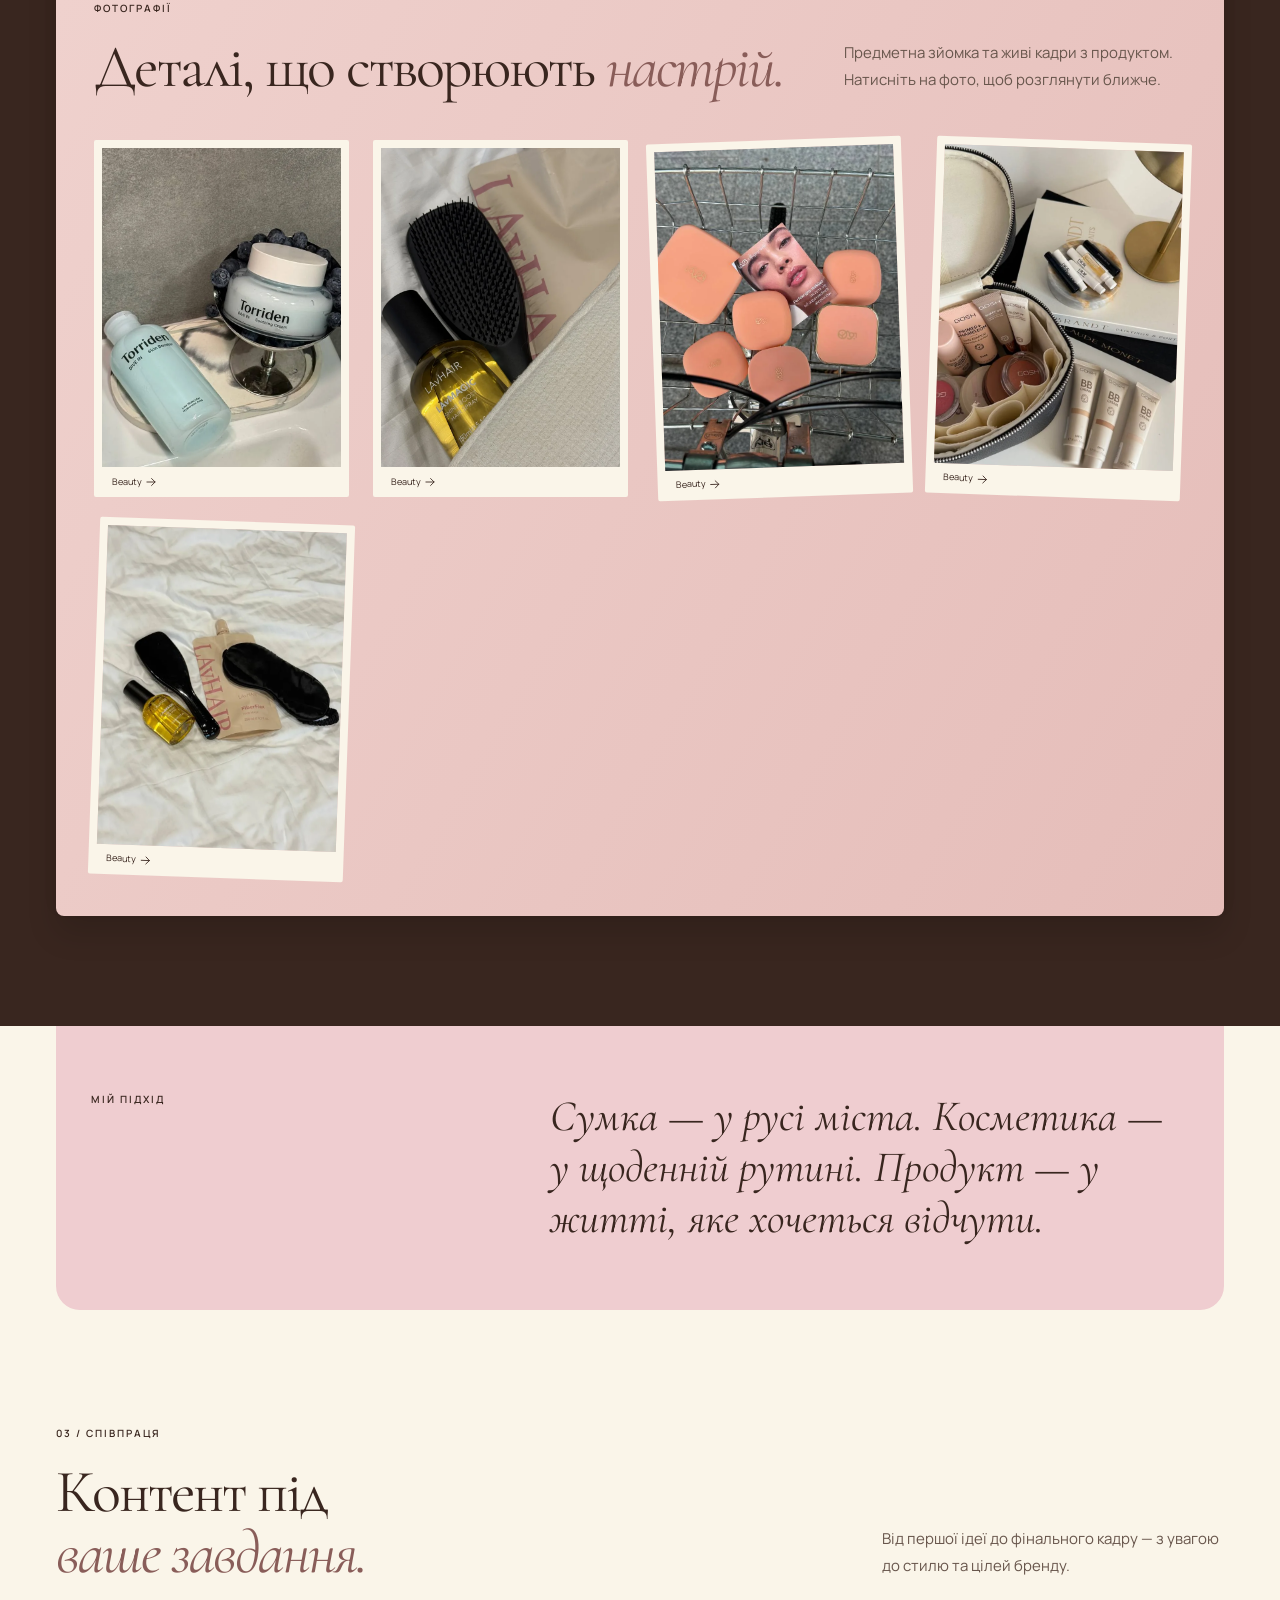
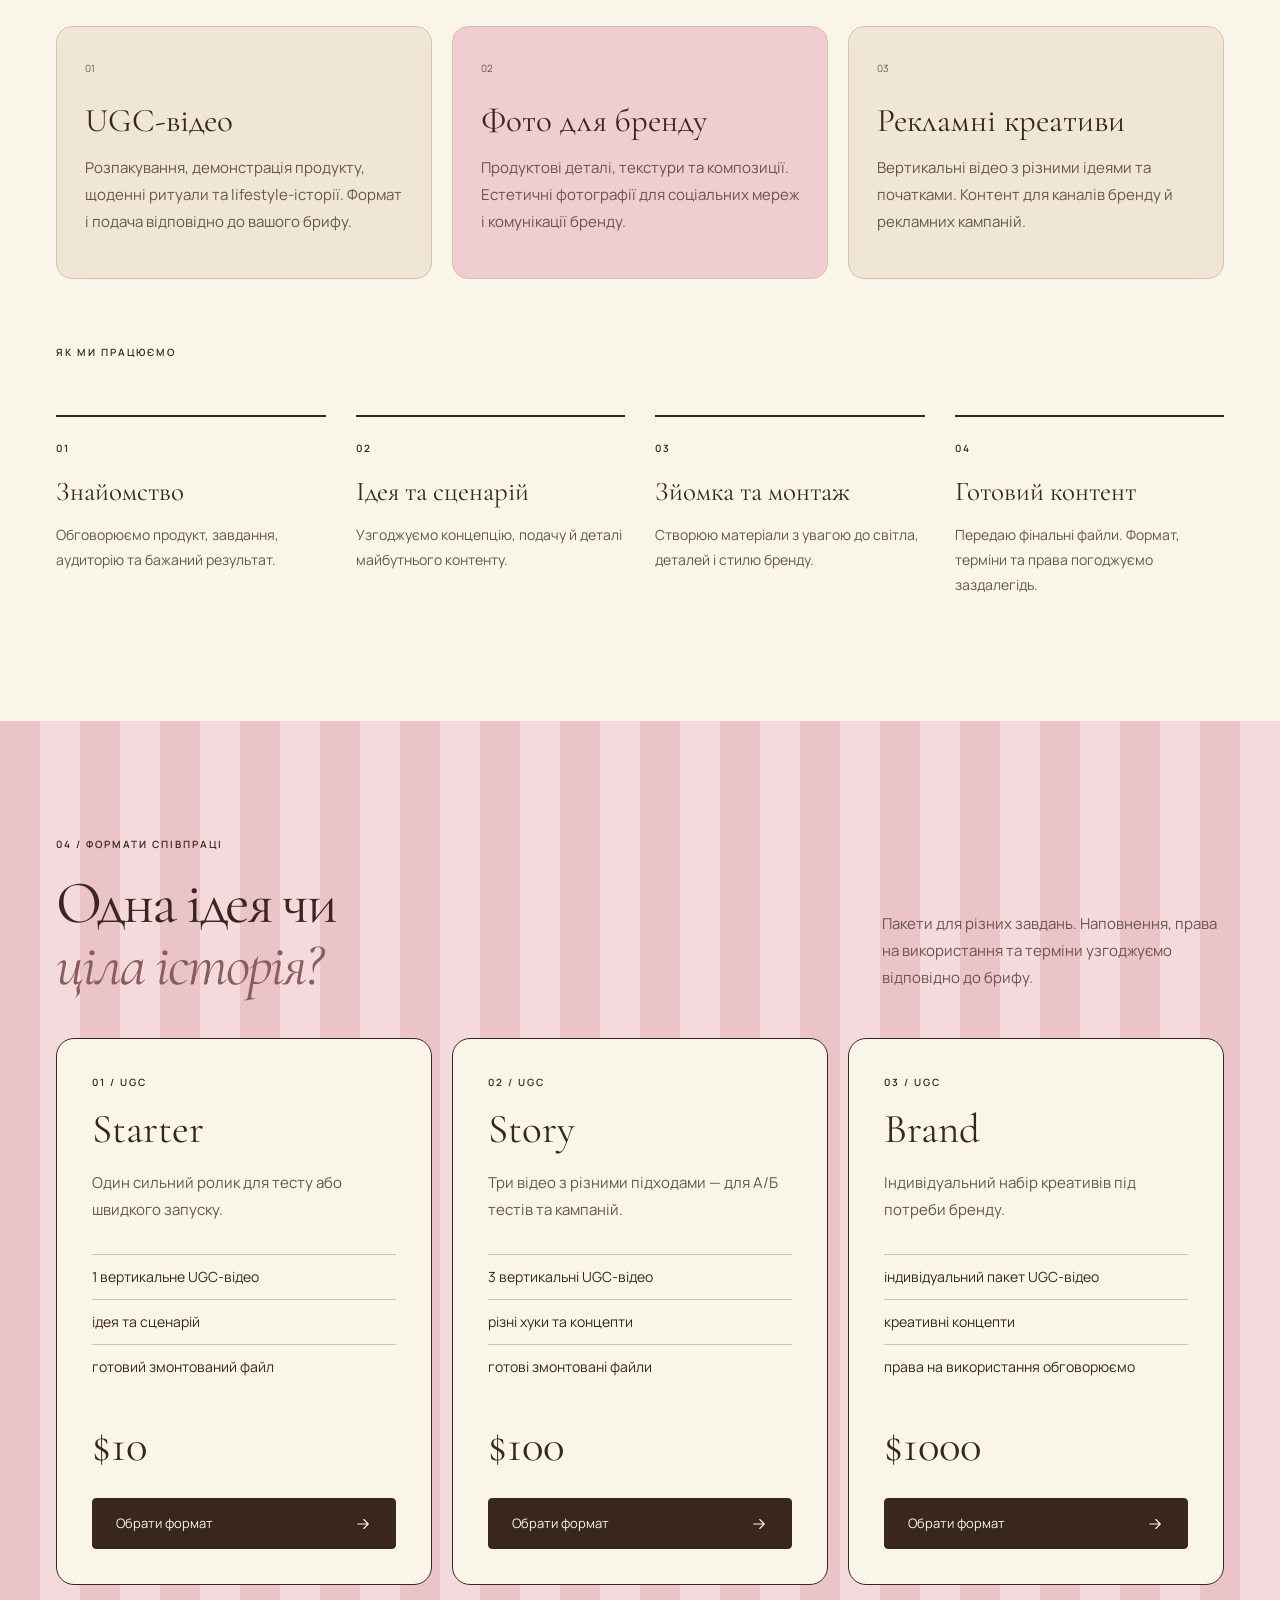
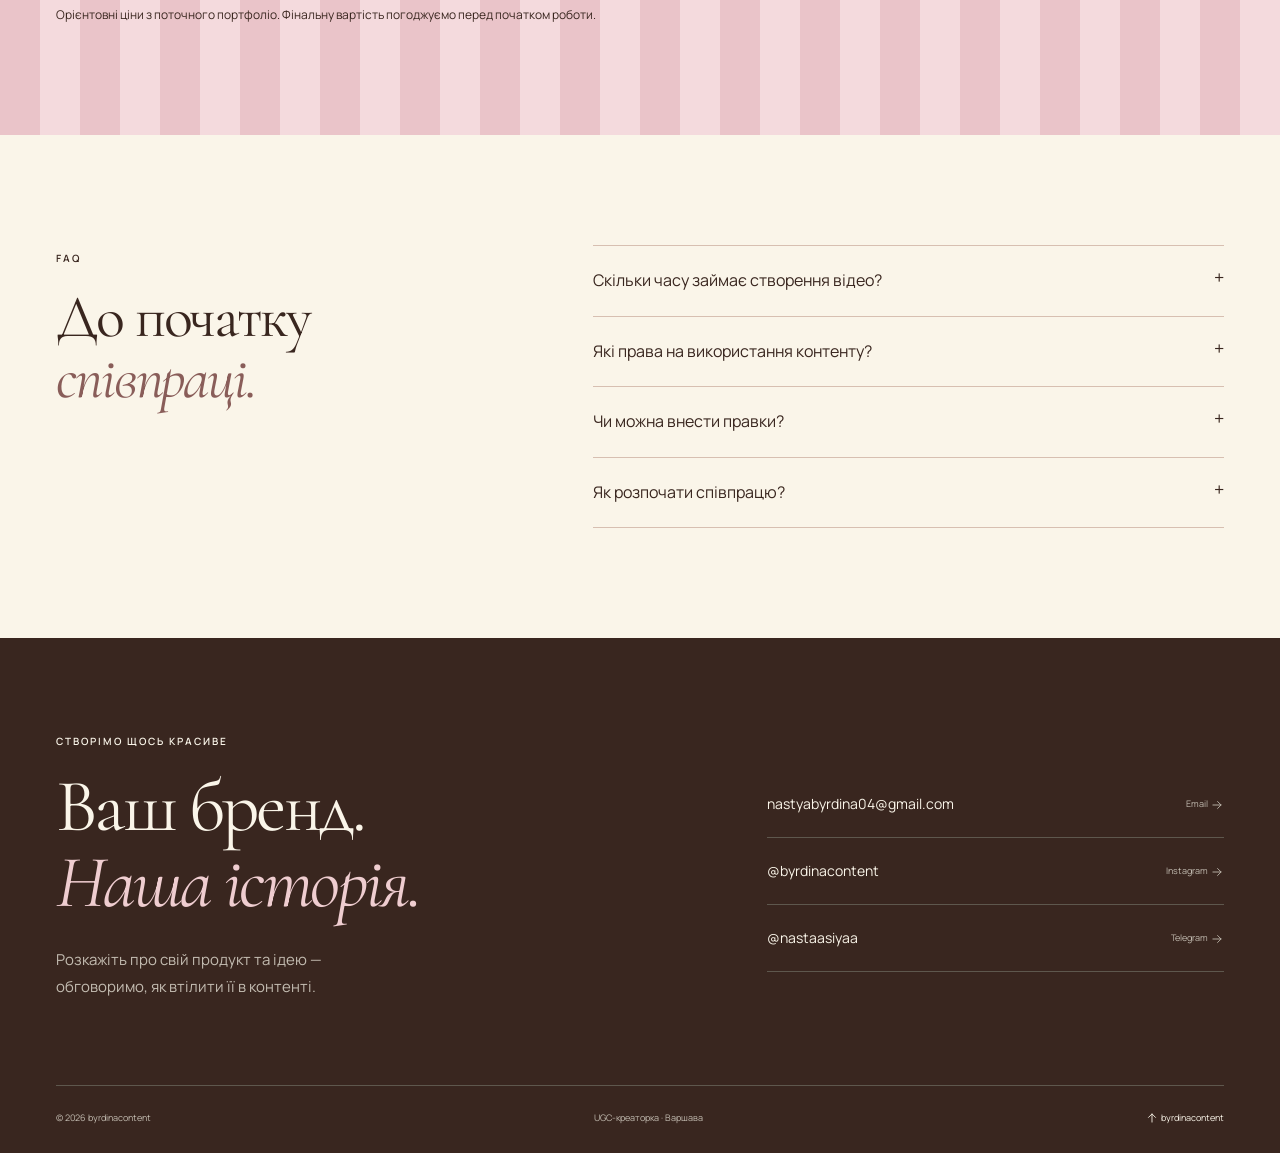
<file: uk/index.html>
<!doctype html><html lang="uk">
<head><meta charset="utf-8"><meta name="viewport" content="width=device-width, initial-scale=1"><title>Анастасія — UGC-креаторка · byrdinacontent</title><meta name="description" content="Створюю естетичний контент для beauty-, fashion- та lifestyle-брендів. Показую продукт як природну частину повсякденного життя."><link rel="icon" href="../img/favicon.svg"><meta property="og:type" content="website"><meta property="og:title" content="Анастасія — UGC-креаторка · byrdinacontent"><meta property="og:description" content="Створюю естетичний контент для beauty-, fashion- та lifestyle-брендів. Показую продукт як природну частину повсякденного життя."><meta property="og:image" content="https://byrdinacontent.pages.dev/img/og-preview.jpg"><meta name="twitter:card" content="summary_large_image"><link rel="alternate" hreflang="uk" href="../uk/"><link rel="alternate" hreflang="pl" href="../pl/"><link rel="alternate" hreflang="en" href="../en/"><link rel="alternate" hreflang="x-default" href="../"><link rel="preconnect" href="https://fonts.googleapis.com"><link rel="preconnect" href="https://fonts.gstatic.com" crossorigin><link href="https://fonts.googleapis.com/css2?family=Cormorant+Garamond:ital,wght@0,400;0,500;0,600;1,400;1,500&family=Manrope:wght@400;500;600&display=swap" rel="stylesheet"><link rel="stylesheet" href="../assets/style.css"><script defer src="../assets/main.js"></script></head>
<body><a class="skip-link" href="#main">До основного вмісту</a>
<header class="header"><div class="container nav"><a class="logo" href="index.html">byrdina<span>content</span></a><div class="nav-right">
<nav class="navlinks" id="navigation" aria-label="Про мене"><a href="#about">Про мене</a><a href="#work">Портфоліо</a><a href="#services">Послуги</a><a href="#contact">Контакти</a></nav>

<nav class="languages" aria-label="Мова сайту"><a href="../uk/index.html" data-language="uk" aria-current=page>UA</a><a href="../pl/index.html" data-language="pl" >PL</a><a href="../en/index.html" data-language="en" >EN</a></nav>
<button class="menu-toggle" aria-expanded="false" aria-controls="navigation" aria-label="Відкрити меню">☰</button></div></div></header>

<main id="main"><div id="top"></div>
<section class="hero container"><div class="hero-copy"><div class="eyebrow location">Варшава, Польща · UGC-креаторка</div><h1>Я Анастасія.<br>Помічаю красу<br><em>в деталях.</em></h1><p class="hero-text">Створюю естетичний контент для beauty-, fashion- та lifestyle-брендів. Показую продукт як природну частину повсякденного життя.</p><div class="hero-actions"><a class="button" href="#work">Переглянути роботи<span><svg class="arrow-icon" viewBox="0 0 24 24" fill="none" stroke="currentColor" stroke-width="1.5" stroke-linecap="round" stroke-linejoin="round" aria-hidden="true" focusable="false"><path d="M5 12h14m-6-6 6 6-6 6"/></svg></span></a><a class="text-link" href="#contact">Обговорити проєкт <svg class="arrow-icon" viewBox="0 0 24 24" fill="none" stroke="currentColor" stroke-width="1.5" stroke-linecap="round" stroke-linejoin="round" aria-hidden="true" focusable="false"><path d="M5 12h14m-6-6 6 6-6 6"/></svg></a></div><div class="hero-bottom"><span>Beauty</span><span>Fashion</span><span>Lifestyle</span></div></div>
<figure class="hero-photo"><img src="../img/nastasia-01.webp" width="720" height="900" fetchpriority="high" alt="Анастасія · byrdinacontent"><figcaption class="photo-label"><span>Анастасія · byrdinacontent</span><span>UGC portfolio / 2026</span></figcaption></figure>
</section>

<div class="container ribbon" aria-hidden="true"><span>Beauty</span><span>✦</span><span>Fashion</span><span>✦</span><span>Lifestyle</span><span class="ribbon-extra">✦</span><span class="ribbon-extra">Made with intention</span></div>
<section class="about-scene" id="about"><div class="about-sheet container"><span class="binder-clip" aria-hidden="true"></span><header class="about-heading"><span class="eyebrow">01 / byrdinacontent</span><h2>Про <em>мене.</em></h2></header><div class="about">
<figure class="about-image"><img src="../img/nastasia-02.jpg" width="900" height="1125" loading="lazy" alt="Анастасія"><figcaption>byrdinacontent</figcaption></figure>
<div class="about-copy"><div class="personal-lines"><span>Анастасія</span><span>Варшава, Польща</span></div><p class="intro">Привіт, я Анастасія. Живу у Варшаві та створюю фото й відео для beauty-, fashion- і lifestyle-брендів.</p><p class="about-paragraph">Мені подобається показувати продукт у житті: сумку — на прогулянці містом, косметику — у ранковій рутині, улюблені аксесуари — у деталях образу.</p><p class="about-paragraph">Працюю з польськими та міжнародними брендами. Від розпакування до відео з продуктом у використанні — підбираю формат під вашу ідею та стиль бренду.</p><p class="about-paragraph">Люблю природне світло, чисту картинку й деталі, які хочеться роздивлятися. Саме з них складається контент, який я створюю.</p><div class="about-facts"><span>Варшава, Польща</span><span>Польські та міжнародні бренди</span><span>Beauty · Fashion · Lifestyle</span></div></div></div><a class="about-invite" href="#contact">Створімо щось красиве<svg viewBox="0 0 64 56" fill="none" stroke="currentColor" stroke-width="1.4" aria-hidden="true"><path d="M32 49C20 38 3 27 5 14 7 1 24 2 32 15 40 0 59 3 59 16 59 29 42 42 32 49Z"/></svg></a><span class="paper-fold" aria-hidden="true"></span></div></section>

<section class="portfolio section" data-active-category="beauty" id="work"><div class="container"><div class="section-head"><div><span class="eyebrow">02 / Вибрані роботи</span><h2>Продукт у кадрі.<br><em>Життя навколо.</em></h2></div><p>Текстури, рух, щоденні ритуали. Різні історії, у центрі яких — продукт і його характер.</p></div><div class="portfolio-top"><div class="filters" role="group" aria-label="Портфоліо"><button class="filter" data-filter="beauty" aria-pressed="true"><span class="folder-label">Beauty</span><span class="folder-seam" aria-hidden="true"></span></button><button class="filter" data-filter="fashion" aria-pressed="false"><span class="folder-label">Fashion</span><span class="folder-seam" aria-hidden="true"></span></button><button class="filter" data-filter="lifestyle" aria-pressed="false"><span class="folder-label">Lifestyle</span><span class="folder-seam" aria-hidden="true"></span></button></div><div class="portfolio-note">Натисніть ▶ на відео, щоб переглянути</div></div><div class="folder-content"><div class="video-grid">
<figure class="work-card" data-category="beauty"><div class="video-wrap"><video controls playsinline preload="none" poster="../assets/beauty-unboxing.jpg" aria-label="UGC-відео — Beauty / Unboxing"><source src="../assets/beauty-unboxing.mp4" type="video/mp4"></video></div><figcaption><span>Beauty / Unboxing</span><small>01 / UGC</small></figcaption></figure>

<figure class="work-card" data-category="fashion" hidden><div class="video-wrap"><video controls playsinline preload="none" poster="../assets/fashion-city.jpg" aria-label="UGC-відео — Fashion / City moments"><source src="../assets/fashion-city.mp4" type="video/mp4"></video></div><figcaption><span>Fashion / City moments</span><small>02 / UGC</small></figcaption></figure>

<figure class="work-card" data-category="beauty"><div class="video-wrap"><video controls playsinline preload="none" poster="../assets/beauty-skincare.jpg" aria-label="UGC-відео — Beauty / Skincare"><source src="../assets/beauty-skincare.mp4" type="video/mp4"></video></div><figcaption><span>Beauty / Skincare</span><small>03 / UGC</small></figcaption></figure>

<figure class="work-card" data-category="lifestyle" hidden><div class="video-wrap"><video controls playsinline preload="none" poster="../assets/lifestyle-morning.jpg" aria-label="UGC-відео — Lifestyle / Morning ritual"><source src="../assets/lifestyle-morning.mp4" type="video/mp4"></video></div><figcaption><span>Lifestyle / Morning ritual</span><small>04 / UGC</small></figcaption></figure>

<figure class="work-card" data-category="beauty"><div class="video-wrap"><video controls playsinline preload="none" poster="../assets/beauty-perfume.jpg" aria-label="UGC-відео — Beauty / Fragrance"><source src="../assets/beauty-perfume.mp4" type="video/mp4"></video></div><figcaption><span>Beauty / Fragrance</span><small>05 / UGC</small></figcaption></figure>

<figure class="work-card" data-category="fashion" hidden><div class="video-wrap"><video controls playsinline preload="none" poster="../assets/fashion-look.jpg" aria-label="UGC-відео — Fashion / Personal style"><source src="../assets/fashion-look.mp4" type="video/mp4"></video></div><figcaption><span>Fashion / Personal style</span><small>06 / UGC</small></figcaption></figure>

<figure class="work-card" data-category="lifestyle" hidden><div class="video-wrap"><video controls playsinline preload="none" poster="../assets/lifestyle-smoothie.jpg" aria-label="UGC-відео — Lifestyle / Daily routine"><source src="../assets/lifestyle-smoothie.mp4" type="video/mp4"></video></div><figcaption><span>Lifestyle / Daily routine</span><small>07 / UGC</small></figcaption></figure>

<figure class="work-card" data-category="lifestyle" hidden><div class="video-wrap"><video controls playsinline preload="none" poster="../assets/lifestyle-stay.jpg" aria-label="UGC-відео — Lifestyle / Slow moments"><source src="../assets/lifestyle-stay.mp4" type="video/mp4"></video></div><figcaption><span>Lifestyle / Slow moments</span><small>08 / UGC</small></figcaption></figure>
</div><div class="photo-section"><div class="section-head"><div><span class="eyebrow">Фотографії</span><h2>Деталі, що створюють <em>настрій.</em></h2></div><p>Предметна зйомка та живі кадри з продуктом. Натисніть на фото, щоб розглянути ближче.</p></div><div class="photo-grid"><button class="photo-card" data-category="fashion" hidden data-photo="../assets/fashion-bag.webp" aria-label="Фото з портфоліо Анастасії — Fashion, 01"><img src="../assets/fashion-bag.webp" alt="Фото з портфоліо Анастасії — Fashion, 01" width="900" height="1200" loading="lazy"><span>Fashion <svg class="arrow-icon" viewBox="0 0 24 24" fill="none" stroke="currentColor" stroke-width="1.5" stroke-linecap="round" stroke-linejoin="round" aria-hidden="true" focusable="false"><path d="M5 12h14m-6-6 6 6-6 6"/></svg></span></button><button class="photo-card" data-category="beauty" data-photo="../assets/beauty-torriden.webp" aria-label="Фото з портфоліо Анастасії — Beauty, 02"><img src="../assets/beauty-torriden.webp" alt="Фото з портфоліо Анастасії — Beauty, 02" width="900" height="1200" loading="lazy"><span>Beauty <svg class="arrow-icon" viewBox="0 0 24 24" fill="none" stroke="currentColor" stroke-width="1.5" stroke-linecap="round" stroke-linejoin="round" aria-hidden="true" focusable="false"><path d="M5 12h14m-6-6 6 6-6 6"/></svg></span></button><button class="photo-card" data-category="lifestyle" hidden data-photo="../assets/lifestyle-coffee.webp" aria-label="Фото з портфоліо Анастасії — Lifestyle, 03"><img src="../assets/lifestyle-coffee.webp" alt="Фото з портфоліо Анастасії — Lifestyle, 03" width="900" height="1200" loading="lazy"><span>Lifestyle <svg class="arrow-icon" viewBox="0 0 24 24" fill="none" stroke="currentColor" stroke-width="1.5" stroke-linecap="round" stroke-linejoin="round" aria-hidden="true" focusable="false"><path d="M5 12h14m-6-6 6 6-6 6"/></svg></span></button><button class="photo-card" data-category="fashion" hidden data-photo="../assets/fashion-details.webp" aria-label="Фото з портфоліо Анастасії — Fashion, 04"><img src="../assets/fashion-details.webp" alt="Фото з портфоліо Анастасії — Fashion, 04" width="900" height="1200" loading="lazy"><span>Fashion <svg class="arrow-icon" viewBox="0 0 24 24" fill="none" stroke="currentColor" stroke-width="1.5" stroke-linecap="round" stroke-linejoin="round" aria-hidden="true" focusable="false"><path d="M5 12h14m-6-6 6 6-6 6"/></svg></span></button><button class="photo-card" data-category="beauty" data-photo="../assets/beauty-brush.webp" aria-label="Фото з портфоліо Анастасії — Beauty, 05"><img src="../assets/beauty-brush.webp" alt="Фото з портфоліо Анастасії — Beauty, 05" width="900" height="1200" loading="lazy"><span>Beauty <svg class="arrow-icon" viewBox="0 0 24 24" fill="none" stroke="currentColor" stroke-width="1.5" stroke-linecap="round" stroke-linejoin="round" aria-hidden="true" focusable="false"><path d="M5 12h14m-6-6 6 6-6 6"/></svg></span></button><button class="photo-card" data-category="lifestyle" hidden data-photo="../assets/lifestyle-balmy.webp" aria-label="Фото з портфоліо Анастасії — Lifestyle, 06"><img src="../assets/lifestyle-balmy.webp" alt="Фото з портфоліо Анастасії — Lifestyle, 06" width="900" height="1200" loading="lazy"><span>Lifestyle <svg class="arrow-icon" viewBox="0 0 24 24" fill="none" stroke="currentColor" stroke-width="1.5" stroke-linecap="round" stroke-linejoin="round" aria-hidden="true" focusable="false"><path d="M5 12h14m-6-6 6 6-6 6"/></svg></span></button><button class="photo-card" data-category="beauty" data-photo="../assets/beauty-makeup.webp" aria-label="Фото з портфоліо Анастасії — Beauty, 07"><img src="../assets/beauty-makeup.webp" alt="Фото з портфоліо Анастасії — Beauty, 07" width="900" height="1200" loading="lazy"><span>Beauty <svg class="arrow-icon" viewBox="0 0 24 24" fill="none" stroke="currentColor" stroke-width="1.5" stroke-linecap="round" stroke-linejoin="round" aria-hidden="true" focusable="false"><path d="M5 12h14m-6-6 6 6-6 6"/></svg></span></button><button class="photo-card" data-category="lifestyle" hidden data-photo="../assets/lifestyle-home.webp" aria-label="Фото з портфоліо Анастасії — Lifestyle, 08"><img src="../assets/lifestyle-home.webp" alt="Фото з портфоліо Анастасії — Lifestyle, 08" width="900" height="1200" loading="lazy"><span>Lifestyle <svg class="arrow-icon" viewBox="0 0 24 24" fill="none" stroke="currentColor" stroke-width="1.5" stroke-linecap="round" stroke-linejoin="round" aria-hidden="true" focusable="false"><path d="M5 12h14m-6-6 6 6-6 6"/></svg></span></button><button class="photo-card" data-category="beauty" data-photo="../assets/beauty-routine.webp" aria-label="Фото з портфоліо Анастасії — Beauty, 09"><img src="../assets/beauty-routine.webp" alt="Фото з портфоліо Анастасії — Beauty, 09" width="900" height="1200" loading="lazy"><span>Beauty <svg class="arrow-icon" viewBox="0 0 24 24" fill="none" stroke="currentColor" stroke-width="1.5" stroke-linecap="round" stroke-linejoin="round" aria-hidden="true" focusable="false"><path d="M5 12h14m-6-6 6 6-6 6"/></svg></span></button><button class="photo-card" data-category="fashion" hidden data-photo="../assets/fashion-summer.webp" aria-label="Фото з портфоліо Анастасії — Fashion, 10"><img src="../assets/fashion-summer.webp" alt="Фото з портфоліо Анастасії — Fashion, 10" width="900" height="1200" loading="lazy"><span>Fashion <svg class="arrow-icon" viewBox="0 0 24 24" fill="none" stroke="currentColor" stroke-width="1.5" stroke-linecap="round" stroke-linejoin="round" aria-hidden="true" focusable="false"><path d="M5 12h14m-6-6 6 6-6 6"/></svg></span></button><button class="photo-card" data-category="lifestyle" hidden data-photo="../assets/lifestyle-city.webp" aria-label="Фото з портфоліо Анастасії — Lifestyle, 11"><img src="../assets/lifestyle-city.webp" alt="Фото з портфоліо Анастасії — Lifestyle, 11" width="900" height="1200" loading="lazy"><span>Lifestyle <svg class="arrow-icon" viewBox="0 0 24 24" fill="none" stroke="currentColor" stroke-width="1.5" stroke-linecap="round" stroke-linejoin="round" aria-hidden="true" focusable="false"><path d="M5 12h14m-6-6 6 6-6 6"/></svg></span></button><button class="photo-card" data-category="beauty" data-photo="../assets/beauty-flatlay.webp" aria-label="Фото з портфоліо Анастасії — Beauty, 12"><img src="../assets/beauty-flatlay.webp" alt="Фото з портфоліо Анастасії — Beauty, 12" width="900" height="1200" loading="lazy"><span>Beauty <svg class="arrow-icon" viewBox="0 0 24 24" fill="none" stroke="currentColor" stroke-width="1.5" stroke-linecap="round" stroke-linejoin="round" aria-hidden="true" focusable="false"><path d="M5 12h14m-6-6 6 6-6 6"/></svg></span></button></div></div></div></div></section>

<div class="container statement"><span class="eyebrow">Мій підхід</span><p>Сумка — у русі міста. Косметика — у щоденній рутині. Продукт — у житті, яке хочеться відчути.</p></div>
<section class="section container" id="services"><div class="section-head"><div><span class="eyebrow">03 / Співпраця</span><h2>Контент під<br><em>ваше завдання.</em></h2></div><p>Від першої ідеї до фінального кадру — з увагою до стилю та цілей бренду.</p></div><div class="services-grid">
<article class="service"><span class="number">01</span><h3>UGC-відео</h3><p>Розпакування, демонстрація продукту, щоденні ритуали та lifestyle-історії. Формат і подача відповідно до вашого брифу.</p></article>

<article class="service"><span class="number">02</span><h3>Фото для бренду</h3><p>Продуктові деталі, текстури та композиції. Естетичні фотографії для соціальних мереж і комунікації бренду.</p></article>

<article class="service"><span class="number">03</span><h3>Рекламні креативи</h3><p>Вертикальні відео з різними ідеями та початками. Контент для каналів бренду й рекламних кампаній.</p></article>
</div><div class="section-head" style="margin-top:65px;margin-bottom:0"><span class="eyebrow">Як ми працюємо</span></div><div class="process">
<article><span class="eyebrow">01</span><h3>Знайомство</h3><p>Обговорюємо продукт, завдання, аудиторію та бажаний результат.</p></article>

<article><span class="eyebrow">02</span><h3>Ідея та сценарій</h3><p>Узгоджуємо концепцію, подачу й деталі майбутнього контенту.</p></article>

<article><span class="eyebrow">03</span><h3>Зйомка та монтаж</h3><p>Створюю матеріали з увагою до світла, деталей і стилю бренду.</p></article>

<article><span class="eyebrow">04</span><h3>Готовий контент</h3><p>Передаю фінальні файли. Формат, терміни та права погоджуємо заздалегідь.</p></article>
</div></section>

<section class="prices section" id="prices"><div class="container"><div class="section-head"><div><span class="eyebrow">04 / Формати співпраці</span><h2>Одна ідея чи<br><em>ціла історія?</em></h2></div><p>Пакети для різних завдань. Наповнення, права на використання та терміни узгоджуємо відповідно до брифу.</p></div><div class="price-grid">
<article class="price-card"><span class="eyebrow">01 / UGC</span><h3>Starter</h3><p>Один сильний ролик для тесту або швидкого запуску.</p><ul><li>1 вертикальне UGC-відео</li><li>ідея та сценарій</li><li>готовий змонтований файл</li></ul><div class="amount">$10</div><a class="button" href="contact.html?package=Starter">Обрати формат<span><svg class="arrow-icon" viewBox="0 0 24 24" fill="none" stroke="currentColor" stroke-width="1.5" stroke-linecap="round" stroke-linejoin="round" aria-hidden="true" focusable="false"><path d="M5 12h14m-6-6 6 6-6 6"/></svg></span></a></article>

<article class="price-card"><span class="eyebrow">02 / UGC</span><h3>Story</h3><p>Три відео з різними підходами — для А/Б тестів та кампаній.</p><ul><li>3 вертикальні UGC-відео</li><li>різні хуки та концепти</li><li>готові змонтовані файли</li></ul><div class="amount">$100</div><a class="button" href="contact.html?package=Story">Обрати формат<span><svg class="arrow-icon" viewBox="0 0 24 24" fill="none" stroke="currentColor" stroke-width="1.5" stroke-linecap="round" stroke-linejoin="round" aria-hidden="true" focusable="false"><path d="M5 12h14m-6-6 6 6-6 6"/></svg></span></a></article>

<article class="price-card"><span class="eyebrow">03 / UGC</span><h3>Brand</h3><p>Індивідуальний набір креативів під потреби бренду.</p><ul><li>індивідуальний пакет UGC-відео</li><li>креативні концепти</li><li>права на використання обговорюємо</li></ul><div class="amount">$1000</div><a class="button" href="contact.html?package=Brand">Обрати формат<span><svg class="arrow-icon" viewBox="0 0 24 24" fill="none" stroke="currentColor" stroke-width="1.5" stroke-linecap="round" stroke-linejoin="round" aria-hidden="true" focusable="false"><path d="M5 12h14m-6-6 6 6-6 6"/></svg></span></a></article>
</div><p class="price-note">Орієнтовні ціни з поточного портфоліо. Фінальну вартість погоджуємо перед початком роботи.</p></div></section>

<section class="section container faq-layout" id="faq"><div><span class="eyebrow">FAQ</span><h2>До початку<br><em>співпраці.</em></h2></div><div class="faq-list">
<details><summary>Скільки часу займає створення відео?</summary><p>Зазвичай 5–7 робочих днів від брифу до готового файлу. Термінові замовлення обговорюємо окремо.</p></details>

<details><summary>Які права на використання контенту?</summary><p>Платформи, термін і спосіб використання погоджуємо індивідуально до початку роботи.</p></details>

<details><summary>Чи можна внести правки?</summary><p>Включено один раунд правок. Додаткові раунди — за домовленістю.</p></details>

<details><summary>Як розпочати співпрацю?</summary><p>Напишіть мені про ваш бренд, продукт і бажаний формат. Разом визначимо обсяг робіт і наступні кроки.</p></details>
</div></section>

<section class="contact-section" id="contact"><div class="container"><div class="contact-top"><div><span class="eyebrow">Створімо щось красиве</span><h2>Ваш бренд.<br><em>Наша історія.</em></h2><p>Розкажіть про свій продукт та ідею — обговоримо, як втілити її в контенті.</p></div><div class="contact-links"><a href="mailto:nastyabyrdina04@gmail.com"><span>nastyabyrdina04@gmail.com</span><small>Email <svg class="arrow-icon" viewBox="0 0 24 24" fill="none" stroke="currentColor" stroke-width="1.5" stroke-linecap="round" stroke-linejoin="round" aria-hidden="true" focusable="false"><path d="M5 12h14m-6-6 6 6-6 6"/></svg></small></a><a href="https://instagram.com/byrdinacontent" target="_blank" rel="noopener noreferrer"><span>@byrdinacontent</span><small>Instagram <svg class="arrow-icon" viewBox="0 0 24 24" fill="none" stroke="currentColor" stroke-width="1.5" stroke-linecap="round" stroke-linejoin="round" aria-hidden="true" focusable="false"><path d="M5 12h14m-6-6 6 6-6 6"/></svg></small></a><a href="https://t.me/nastaasiyaa" target="_blank" rel="noopener noreferrer"><span>@nastaasiyaa</span><small>Telegram <svg class="arrow-icon" viewBox="0 0 24 24" fill="none" stroke="currentColor" stroke-width="1.5" stroke-linecap="round" stroke-linejoin="round" aria-hidden="true" focusable="false"><path d="M5 12h14m-6-6 6 6-6 6"/></svg></small></a></div></div>
<footer class="footer"><span>© <span data-year>2026</span> byrdinacontent</span><span>UGC-креаторка · Варшава</span><a href="#top"><svg class="arrow-icon" viewBox="0 0 24 24" fill="none" stroke="currentColor" stroke-width="1.5" stroke-linecap="round" stroke-linejoin="round" aria-hidden="true" focusable="false"><path d="M12 19V5m-6 6 6-6 6 6"/></svg> byrdinacontent</a></footer>
</div></section>
</main>

<dialog id="photo-dialog" aria-label="Фотографії"><button class="close-dialog" aria-label="Закрити фото">×</button><img class="lightbox-image" alt=""></dialog>
</body></html>
</file>
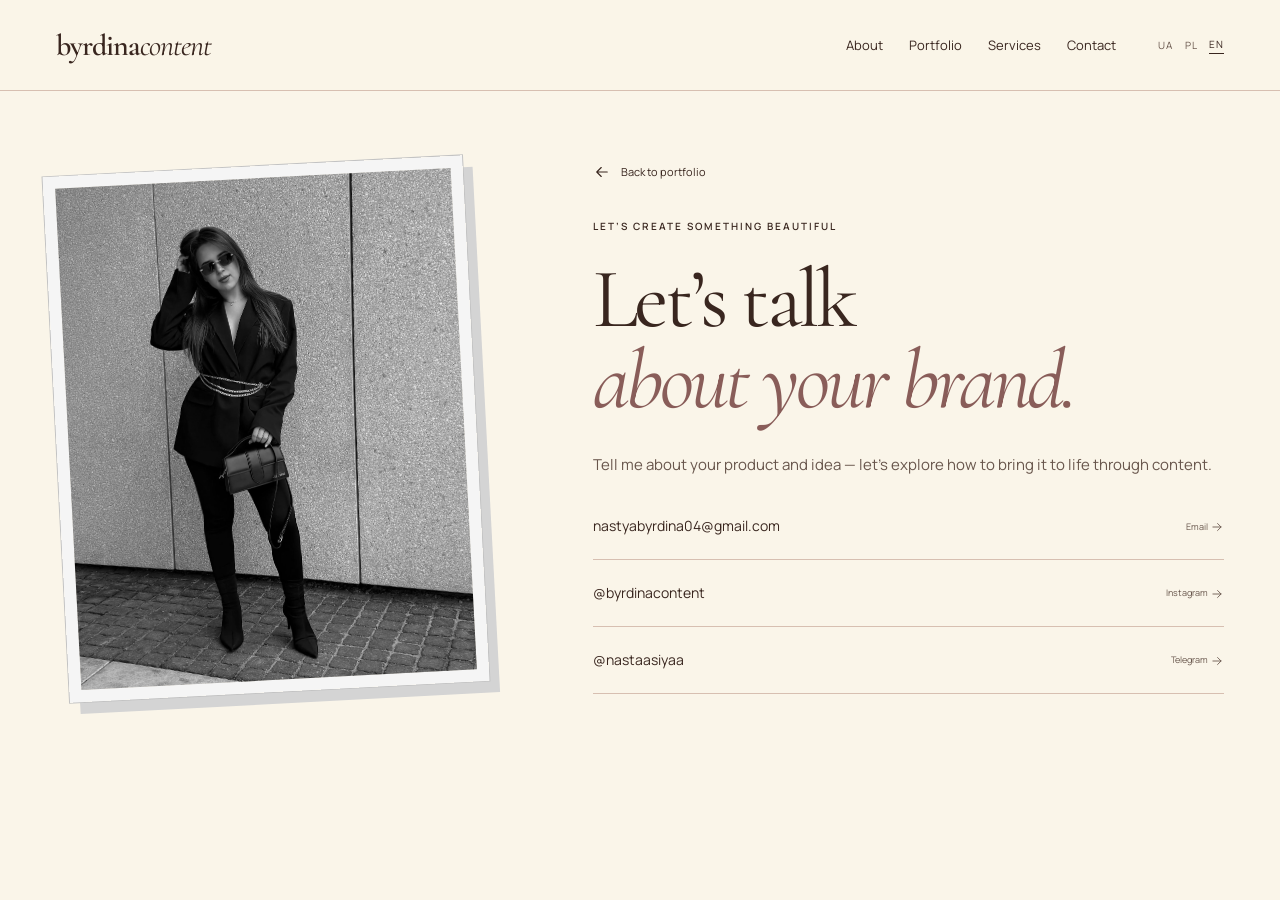
<file: contact.html>
<!doctype html>
<html lang="uk">
<head>
  <meta charset="utf-8">
  <meta name="viewport" content="width=device-width, initial-scale=1">
  <meta name="robots" content="noindex">
  <title>Зв’язатися з byrdinacontent — Анастасія</title>

  <link rel="icon" type="image/svg+xml" href="img/favicon.svg">
  <meta property="og:type" content="website">
  <meta property="og:title" content="Зв’язатися з byrdinacontent — Анастасія">
  <meta property="og:description" content="Напиши Анастасії, щоб обговорити UGC-відео для твого бренду.">
  <meta property="og:image" content="https://byrdinacontent.pages.dev/img/og-preview.jpg">

  <script>
    (() => {
      const supported = new Set(['uk', 'pl', 'en']);
      let saved;
      try { saved = localStorage.getItem('byrdina-language'); } catch (error) {}
      const languages = navigator.languages || [navigator.language || ''];
      const detected = (languages[0] || '').toLowerCase().split('-')[0];
      const language = supported.has(saved) ? saved : (supported.has(detected) ? detected : 'uk');
      location.replace(`./${language}/contact.html${location.search}${location.hash}`);
    })();
  </script>
</head>
<body></body>
</html>
</file>
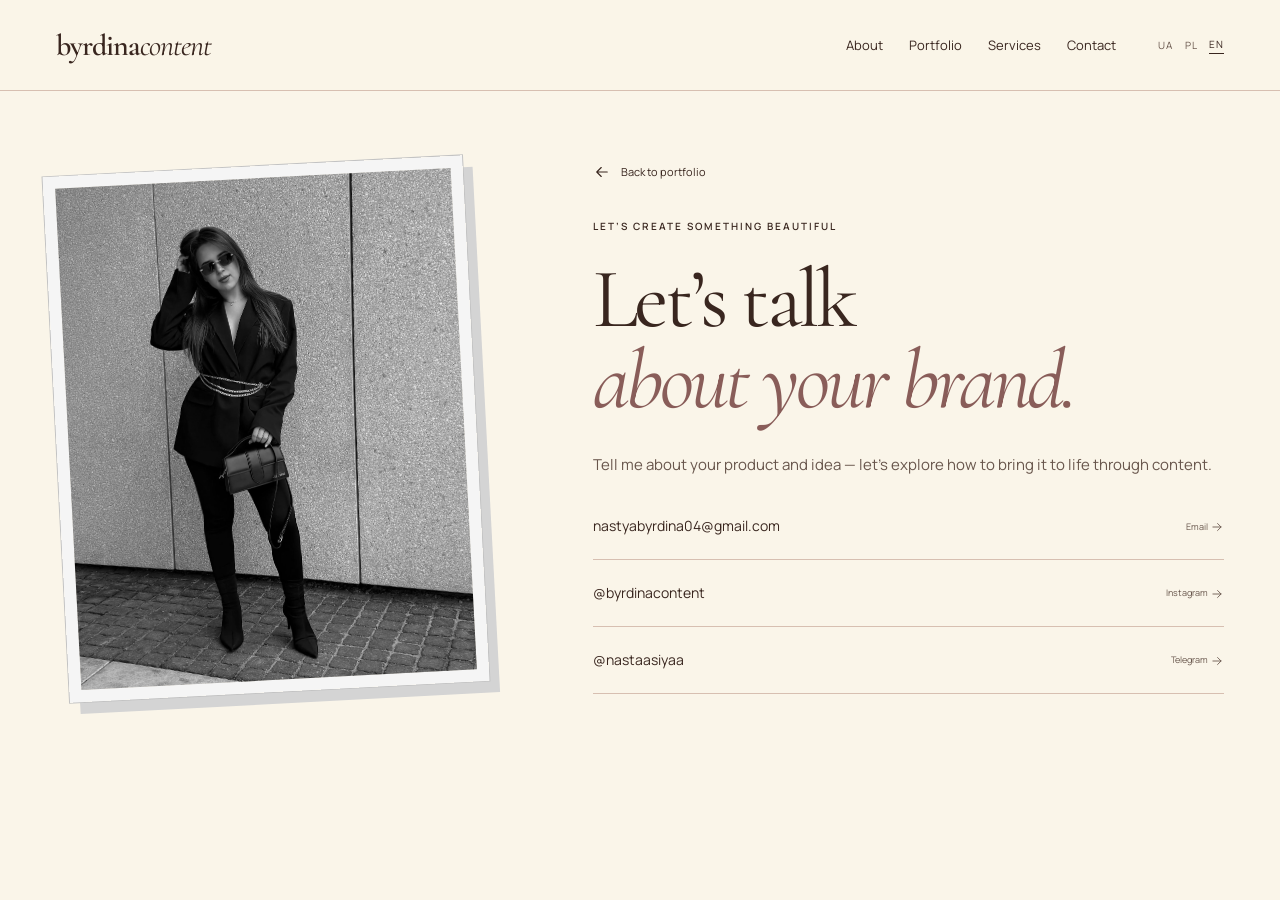
<file: en/contact.html>
<!doctype html><html lang="en">
<head><meta charset="utf-8"><meta name="viewport" content="width=device-width, initial-scale=1"><title>Contact · byrdinacontent</title><meta name="description" content="I create aesthetic content for beauty, fashion and lifestyle brands. Bringing your product into everyday life, naturally."><link rel="icon" href="../img/favicon.svg"><meta property="og:type" content="website"><meta property="og:title" content="Contact · byrdinacontent"><meta property="og:description" content="I create aesthetic content for beauty, fashion and lifestyle brands. Bringing your product into everyday life, naturally."><meta property="og:image" content="https://byrdinacontent.pages.dev/img/og-preview.jpg"><meta name="twitter:card" content="summary_large_image"><link rel="alternate" hreflang="uk" href="../uk/"><link rel="alternate" hreflang="pl" href="../pl/"><link rel="alternate" hreflang="en" href="../en/"><link rel="alternate" hreflang="x-default" href="../"><link rel="preconnect" href="https://fonts.googleapis.com"><link rel="preconnect" href="https://fonts.gstatic.com" crossorigin><link href="https://fonts.googleapis.com/css2?family=Cormorant+Garamond:ital,wght@0,400;0,500;0,600;1,400;1,500&family=Manrope:wght@400;500;600&display=swap" rel="stylesheet"><link rel="stylesheet" href="../assets/style.css"><script defer src="../assets/main.js"></script></head>
<body><a class="skip-link" href="#main">Skip to content</a>
<header class="header"><div class="container nav"><a class="logo" href="index.html">byrdina<span>content</span></a><div class="nav-right">
<nav class="navlinks" id="navigation" aria-label="About"><a href="index.html#about">About</a><a href="index.html#work">Portfolio</a><a href="index.html#services">Services</a><a href="index.html#contact">Contact</a></nav>

<nav class="languages" aria-label="Site language"><a href="../uk/contact.html" data-language="uk" >UA</a><a href="../pl/contact.html" data-language="pl" >PL</a><a href="../en/contact.html" data-language="en" aria-current=page>EN</a></nav>
<button class="menu-toggle" aria-expanded="false" aria-controls="navigation" aria-label="Open menu">☰</button></div></div></header>
<main id="main"><div id="top"></div>
<section class="container contact-page"><img src="../img/nastasia-01.webp" alt="Anastasiia · byrdinacontent" width="720" height="900"><div><a class="back" href="index.html"><svg class="arrow-icon" viewBox="0 0 24 24" fill="none" stroke="currentColor" stroke-width="1.5" stroke-linecap="round" stroke-linejoin="round" aria-hidden="true" focusable="false"><path d="M19 12H5m6-6-6 6 6 6"/></svg> Back to portfolio</a><div class="eyebrow chosen-package" id="package" data-label="Selected package">Let’s create something beautiful</div><h1>Let’s talk<br><em>about your brand.</em></h1><p class="description">Tell me about your product and idea — let’s explore how to bring it to life through content.</p><div class="contact-links"><a href="mailto:nastyabyrdina04@gmail.com"><span>nastyabyrdina04@gmail.com</span><small>Email <svg class="arrow-icon" viewBox="0 0 24 24" fill="none" stroke="currentColor" stroke-width="1.5" stroke-linecap="round" stroke-linejoin="round" aria-hidden="true" focusable="false"><path d="M5 12h14m-6-6 6 6-6 6"/></svg></small></a><a href="https://instagram.com/byrdinacontent" target="_blank" rel="noopener noreferrer"><span>@byrdinacontent</span><small>Instagram <svg class="arrow-icon" viewBox="0 0 24 24" fill="none" stroke="currentColor" stroke-width="1.5" stroke-linecap="round" stroke-linejoin="round" aria-hidden="true" focusable="false"><path d="M5 12h14m-6-6 6 6-6 6"/></svg></small></a><a href="https://t.me/nastaasiyaa" target="_blank" rel="noopener noreferrer"><span>@nastaasiyaa</span><small>Telegram <svg class="arrow-icon" viewBox="0 0 24 24" fill="none" stroke="currentColor" stroke-width="1.5" stroke-linecap="round" stroke-linejoin="round" aria-hidden="true" focusable="false"><path d="M5 12h14m-6-6 6 6-6 6"/></svg></small></a></div></div></section>
</main>
</body></html>
</file>
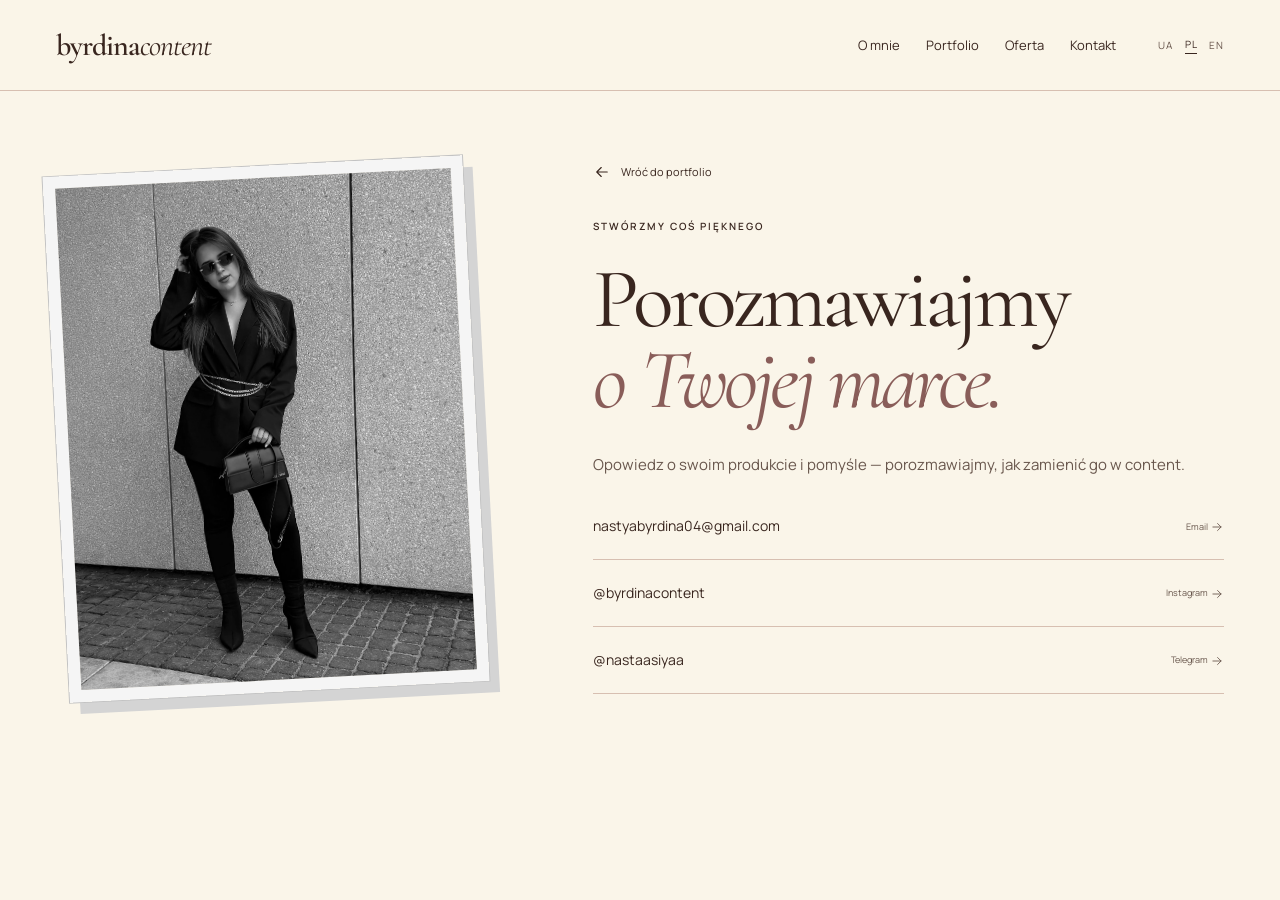
<file: pl/contact.html>
<!doctype html><html lang="pl">
<head><meta charset="utf-8"><meta name="viewport" content="width=device-width, initial-scale=1"><title>Kontakt · byrdinacontent</title><meta name="description" content="Tworzę estetyczny content dla marek beauty, fashion i lifestyle. Pokazuję produkt jako naturalną część codziennego życia."><link rel="icon" href="../img/favicon.svg"><meta property="og:type" content="website"><meta property="og:title" content="Kontakt · byrdinacontent"><meta property="og:description" content="Tworzę estetyczny content dla marek beauty, fashion i lifestyle. Pokazuję produkt jako naturalną część codziennego życia."><meta property="og:image" content="https://byrdinacontent.pages.dev/img/og-preview.jpg"><meta name="twitter:card" content="summary_large_image"><link rel="alternate" hreflang="uk" href="../uk/"><link rel="alternate" hreflang="pl" href="../pl/"><link rel="alternate" hreflang="en" href="../en/"><link rel="alternate" hreflang="x-default" href="../"><link rel="preconnect" href="https://fonts.googleapis.com"><link rel="preconnect" href="https://fonts.gstatic.com" crossorigin><link href="https://fonts.googleapis.com/css2?family=Cormorant+Garamond:ital,wght@0,400;0,500;0,600;1,400;1,500&family=Manrope:wght@400;500;600&display=swap" rel="stylesheet"><link rel="stylesheet" href="../assets/style.css"><script defer src="../assets/main.js"></script></head>
<body><a class="skip-link" href="#main">Przejdź do treści</a>
<header class="header"><div class="container nav"><a class="logo" href="index.html">byrdina<span>content</span></a><div class="nav-right">
<nav class="navlinks" id="navigation" aria-label="O mnie"><a href="index.html#about">O mnie</a><a href="index.html#work">Portfolio</a><a href="index.html#services">Oferta</a><a href="index.html#contact">Kontakt</a></nav>

<nav class="languages" aria-label="Język strony"><a href="../uk/contact.html" data-language="uk" >UA</a><a href="../pl/contact.html" data-language="pl" aria-current=page>PL</a><a href="../en/contact.html" data-language="en" >EN</a></nav>
<button class="menu-toggle" aria-expanded="false" aria-controls="navigation" aria-label="Otwórz menu">☰</button></div></div></header>
<main id="main"><div id="top"></div>
<section class="container contact-page"><img src="../img/nastasia-01.webp" alt="Anastasiia · byrdinacontent" width="720" height="900"><div><a class="back" href="index.html"><svg class="arrow-icon" viewBox="0 0 24 24" fill="none" stroke="currentColor" stroke-width="1.5" stroke-linecap="round" stroke-linejoin="round" aria-hidden="true" focusable="false"><path d="M19 12H5m6-6-6 6 6 6"/></svg> Wróć do portfolio</a><div class="eyebrow chosen-package" id="package" data-label="Wybrany pakiet">Stwórzmy coś pięknego</div><h1>Porozmawiajmy<br><em>o Twojej marce.</em></h1><p class="description">Opowiedz o swoim produkcie i pomyśle — porozmawiajmy, jak zamienić go w content.</p><div class="contact-links"><a href="mailto:nastyabyrdina04@gmail.com"><span>nastyabyrdina04@gmail.com</span><small>Email <svg class="arrow-icon" viewBox="0 0 24 24" fill="none" stroke="currentColor" stroke-width="1.5" stroke-linecap="round" stroke-linejoin="round" aria-hidden="true" focusable="false"><path d="M5 12h14m-6-6 6 6-6 6"/></svg></small></a><a href="https://instagram.com/byrdinacontent" target="_blank" rel="noopener noreferrer"><span>@byrdinacontent</span><small>Instagram <svg class="arrow-icon" viewBox="0 0 24 24" fill="none" stroke="currentColor" stroke-width="1.5" stroke-linecap="round" stroke-linejoin="round" aria-hidden="true" focusable="false"><path d="M5 12h14m-6-6 6 6-6 6"/></svg></small></a><a href="https://t.me/nastaasiyaa" target="_blank" rel="noopener noreferrer"><span>@nastaasiyaa</span><small>Telegram <svg class="arrow-icon" viewBox="0 0 24 24" fill="none" stroke="currentColor" stroke-width="1.5" stroke-linecap="round" stroke-linejoin="round" aria-hidden="true" focusable="false"><path d="M5 12h14m-6-6 6 6-6 6"/></svg></small></a></div></div></section>
</main>
</body></html>
</file>
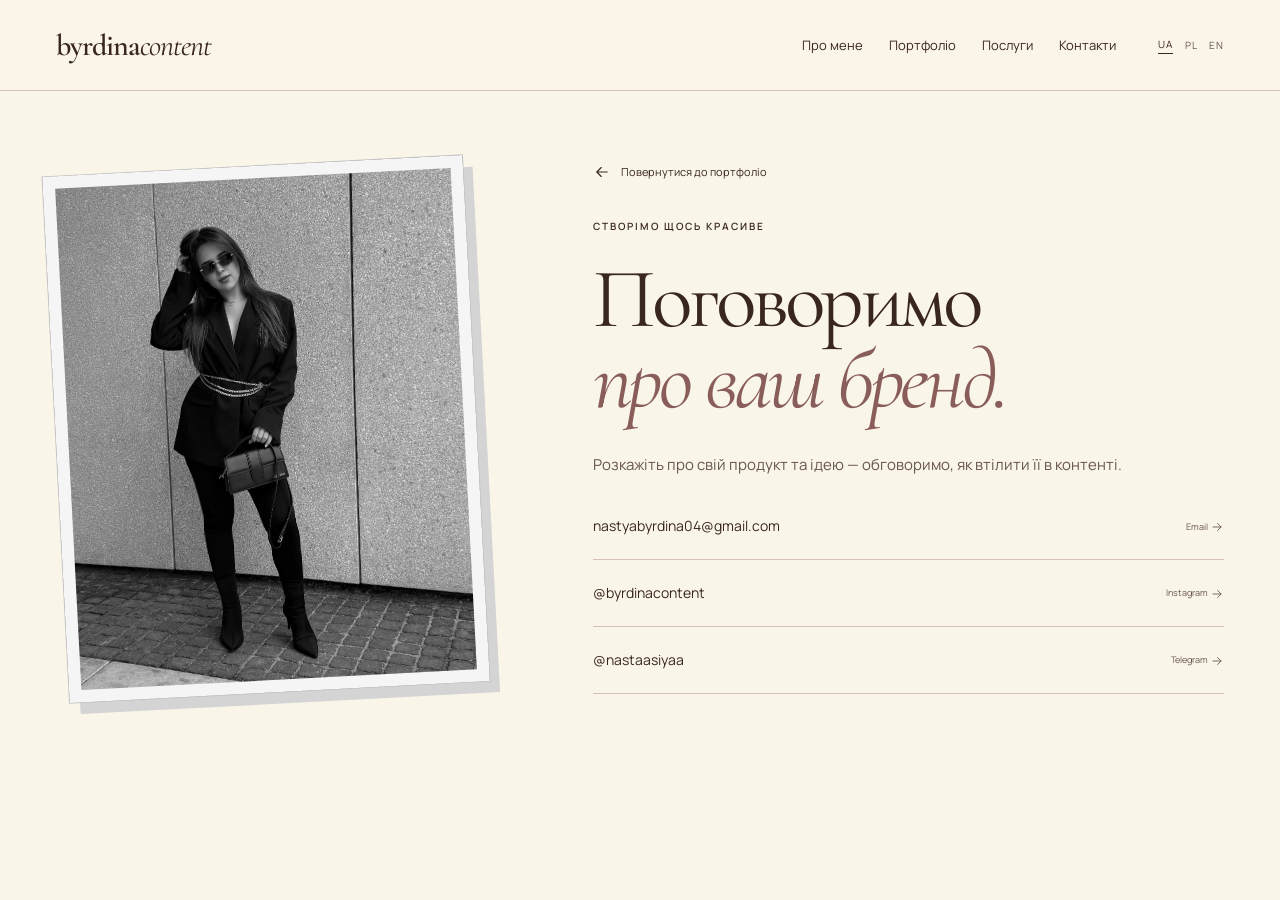
<file: uk/contact.html>
<!doctype html><html lang="uk">
<head><meta charset="utf-8"><meta name="viewport" content="width=device-width, initial-scale=1"><title>Контакти · byrdinacontent</title><meta name="description" content="Створюю естетичний контент для beauty-, fashion- та lifestyle-брендів. Показую продукт як природну частину повсякденного життя."><link rel="icon" href="../img/favicon.svg"><meta property="og:type" content="website"><meta property="og:title" content="Контакти · byrdinacontent"><meta property="og:description" content="Створюю естетичний контент для beauty-, fashion- та lifestyle-брендів. Показую продукт як природну частину повсякденного життя."><meta property="og:image" content="https://byrdinacontent.pages.dev/img/og-preview.jpg"><meta name="twitter:card" content="summary_large_image"><link rel="alternate" hreflang="uk" href="../uk/"><link rel="alternate" hreflang="pl" href="../pl/"><link rel="alternate" hreflang="en" href="../en/"><link rel="alternate" hreflang="x-default" href="../"><link rel="preconnect" href="https://fonts.googleapis.com"><link rel="preconnect" href="https://fonts.gstatic.com" crossorigin><link href="https://fonts.googleapis.com/css2?family=Cormorant+Garamond:ital,wght@0,400;0,500;0,600;1,400;1,500&family=Manrope:wght@400;500;600&display=swap" rel="stylesheet"><link rel="stylesheet" href="../assets/style.css"><script defer src="../assets/main.js"></script></head>
<body><a class="skip-link" href="#main">До основного вмісту</a>
<header class="header"><div class="container nav"><a class="logo" href="index.html">byrdina<span>content</span></a><div class="nav-right">
<nav class="navlinks" id="navigation" aria-label="Про мене"><a href="index.html#about">Про мене</a><a href="index.html#work">Портфоліо</a><a href="index.html#services">Послуги</a><a href="index.html#contact">Контакти</a></nav>

<nav class="languages" aria-label="Мова сайту"><a href="../uk/contact.html" data-language="uk" aria-current=page>UA</a><a href="../pl/contact.html" data-language="pl" >PL</a><a href="../en/contact.html" data-language="en" >EN</a></nav>
<button class="menu-toggle" aria-expanded="false" aria-controls="navigation" aria-label="Відкрити меню">☰</button></div></div></header>
<main id="main"><div id="top"></div>
<section class="container contact-page"><img src="../img/nastasia-01.webp" alt="Анастасія · byrdinacontent" width="720" height="900"><div><a class="back" href="index.html"><svg class="arrow-icon" viewBox="0 0 24 24" fill="none" stroke="currentColor" stroke-width="1.5" stroke-linecap="round" stroke-linejoin="round" aria-hidden="true" focusable="false"><path d="M19 12H5m6-6-6 6 6 6"/></svg> Повернутися до портфоліо</a><div class="eyebrow chosen-package" id="package" data-label="Обраний формат">Створімо щось красиве</div><h1>Поговоримо<br><em>про ваш бренд.</em></h1><p class="description">Розкажіть про свій продукт та ідею — обговоримо, як втілити її в контенті.</p><div class="contact-links"><a href="mailto:nastyabyrdina04@gmail.com"><span>nastyabyrdina04@gmail.com</span><small>Email <svg class="arrow-icon" viewBox="0 0 24 24" fill="none" stroke="currentColor" stroke-width="1.5" stroke-linecap="round" stroke-linejoin="round" aria-hidden="true" focusable="false"><path d="M5 12h14m-6-6 6 6-6 6"/></svg></small></a><a href="https://instagram.com/byrdinacontent" target="_blank" rel="noopener noreferrer"><span>@byrdinacontent</span><small>Instagram <svg class="arrow-icon" viewBox="0 0 24 24" fill="none" stroke="currentColor" stroke-width="1.5" stroke-linecap="round" stroke-linejoin="round" aria-hidden="true" focusable="false"><path d="M5 12h14m-6-6 6 6-6 6"/></svg></small></a><a href="https://t.me/nastaasiyaa" target="_blank" rel="noopener noreferrer"><span>@nastaasiyaa</span><small>Telegram <svg class="arrow-icon" viewBox="0 0 24 24" fill="none" stroke="currentColor" stroke-width="1.5" stroke-linecap="round" stroke-linejoin="round" aria-hidden="true" focusable="false"><path d="M5 12h14m-6-6 6 6-6 6"/></svg></small></a></div></div></section>
</main>
</body></html>
</file>
<file: assets/style.css>
:root{--paper:#f6f3ec;--ink:#302c27;--muted:#756f66;--line:#d9d3c9;--accent:#62533f;--serif:'Cormorant Garamond',Georgia,serif;--sans:Manrope,Arial,sans-serif}*{box-sizing:border-box}html{scroll-behavior:smooth;scroll-padding-top:105px}body{margin:0;background:var(--paper);color:var(--ink);font:14px/1.7 var(--sans)}body.modal-open{overflow:hidden}a{color:inherit;text-decoration:none}button{font:inherit;color:inherit;cursor:pointer}img{display:block;width:100%;height:auto;object-fit:cover}button,a{-webkit-tap-highlight-color:transparent}a:focus-visible,button:focus-visible,summary:focus-visible{outline:2px solid var(--accent);outline-offset:6px}::selection{background:#d8cfbe}.container{width:min(1360px,calc(100% - 112px));margin:auto}.header{position:sticky;top:0;z-index:20;background:rgba(246,243,236,.96);border-bottom:1px solid var(--line)}.nav{height:90px;display:flex;align-items:center;justify-content:space-between;gap:32px}.logo{font:600 28px var(--serif);letter-spacing:-1px;white-space:nowrap}.logo span{font-style:italic;font-weight:400}.navlinks,.languages{display:flex;align-items:center;gap:26px}.navlinks{font-size:11px}.nav-right{display:flex;align-items:center;gap:42px}.languages{gap:12px;font-size:10px;letter-spacing:.08em}.languages a{color:var(--muted)}.languages a[aria-current]{color:var(--ink);border-bottom:1px solid}.menu-toggle{display:none;background:none;border:0;padding:9px}.eyebrow{font-size:10px;text-transform:uppercase;letter-spacing:.2em;font-weight:600;line-height:1.6}.hero{display:grid;grid-template-columns:1.05fr 1fr;gap:7%;align-items:center;padding-top:48px;padding-bottom:48px;min-height:calc(100svh - 90px)}.hero-copy{padding:25px 0}.location{display:flex;align-items:center;gap:10px;color:var(--muted)}.location:before{content:'';width:5px;height:5px;border-radius:50%;background:var(--accent)}h1,h2,h3,p{margin-top:0}h1{font:400 clamp(64px,6.6vw,105px)/.96 var(--serif);letter-spacing:-.045em;margin:37px 0 30px}h1 em,h2 em{font-weight:400;color:var(--accent)}.hero-text{max-width:400px;color:var(--muted);font-size:13px;line-height:1.9}.hero-actions{display:flex;align-items:center;gap:26px;flex-wrap:wrap;margin-top:35px}.button{display:inline-flex;align-items:center;justify-content:space-between;gap:30px;min-height:49px;padding:13px 23px;background:var(--ink);color:var(--paper);border:1px solid var(--ink);font-size:11px;transition:background .2s,transform .2s}.button:hover{background:var(--accent);transform:translateY(-2px)}.text-link{font-size:11px;border-bottom:1px solid var(--line);padding:9px 0}.hero-bottom{display:flex;gap:22px;flex-wrap:wrap;font-size:9px;letter-spacing:.14em;text-transform:uppercase;margin-top:56px;color:var(--muted)}.hero-photo{margin:0;position:relative;align-self:stretch;min-height:550px;max-height:790px}.hero-photo img{height:100%;position:absolute;inset:0;filter:grayscale(1);object-position:50% 37%}.photo-label{position:absolute;bottom:23px;left:27px;right:27px;display:flex;justify-content:space-between;color:white;font-size:9px;letter-spacing:.12em;text-transform:uppercase}.ribbon{border-block:1px solid var(--line);display:flex;justify-content:space-between;gap:20px;padding:20px 0;font:italic 25px var(--serif)}.ribbon span:nth-child(even){font:14px var(--serif);align-self:center;color:#9b8a70}.section{padding:110px 0}.section-head{display:flex;align-items:end;justify-content:space-between;gap:30px;margin-bottom:43px}.section-head p{max-width:330px;color:var(--muted);font-size:12px;margin:0 0 4px}h2{font:400 clamp(45px,4.7vw,72px)/1.02 var(--serif);letter-spacing:-.035em;margin:17px 0 0}.about{display:grid;grid-template-columns:.85fr 1.15fr;align-items:center;gap:12%;padding-top:110px;padding-bottom:110px}.about-image{position:relative;margin:0}.about-image img{aspect-ratio:4/5;object-position:center}.about-image figcaption{font:italic 24px var(--serif);text-align:right;padding-top:14px}.about h2{margin-bottom:27px}.about-copy p{font-size:13px;color:var(--muted);max-width:530px;line-height:1.95}.about-copy .intro{color:var(--ink);font-size:15px}.about-facts{display:flex;flex-wrap:wrap;gap:12px;margin-top:27px}.about-facts span{font-size:10px;padding:7px 12px;border:1px solid var(--line)}.portfolio{background:#ece8df}.portfolio-top{display:flex;justify-content:space-between;align-items:center;gap:20px;margin-bottom:30px}.filters{display:flex;gap:8px;flex-wrap:wrap}.filter{border:1px solid transparent;background:transparent;font-size:11px;padding:8px 17px}.filter[aria-pressed=true]{background:var(--ink);color:var(--paper)}.filter:hover{border-color:var(--line)}.portfolio-note{font-size:10px;color:var(--muted)}.video-grid{display:grid;grid-template-columns:repeat(4,minmax(0,1fr));gap:30px 20px}.work-card{margin:0;min-width:0}.video-wrap{position:relative;background:#c8c0b5;aspect-ratio:9/16;overflow:hidden}.video-wrap video{width:100%;height:100%;display:block;object-fit:cover}.work-card figcaption{display:flex;justify-content:space-between;gap:8px;font-size:11px;margin-top:12px}.work-card figcaption small{font-size:9px;color:var(--muted)}[hidden]{display:none!important}.photo-section{padding-top:95px}.photo-grid{display:grid;grid-template-columns:repeat(4,minmax(0,1fr));gap:20px}.photo-card{padding:0;background:none;border:0;position:relative;overflow:hidden;text-align:left}.photo-card img{aspect-ratio:3/4;transition:transform .5s}.photo-card:hover img{transform:scale(1.035)}.photo-card span{position:absolute;bottom:12px;left:12px;background:rgba(246,243,236,.94);padding:4px 10px;font-size:9px}.statement{display:grid;grid-template-columns:1fr 1.6fr;border-bottom:1px solid var(--line);padding:80px 0;gap:60px}.statement p{font:italic clamp(31px,3.4vw,49px)/1.18 var(--serif);margin:0}.services-grid{display:grid;grid-template-columns:repeat(3,1fr);border-top:1px solid var(--line);margin-top:40px}.service{padding:30px 32px 0 0}.service+.service{padding-left:32px;border-left:1px solid var(--line)}.service .number{font-size:10px;color:var(--muted)}h3{font:400 33px/1.1 var(--serif);margin:30px 0 15px}.service p{font-size:12px;color:var(--muted)}.process{display:grid;grid-template-columns:repeat(4,1fr);gap:30px;margin-top:55px}.process article{border-top:1px solid var(--line);padding-top:18px}.process h3{font-size:27px;margin-top:18px}.process p{font-size:11px;color:var(--muted)}.prices{background:#e6e0d5}.price-grid{display:grid;grid-template-columns:repeat(3,1fr);border:1px solid #c6bfb3}.price-card{padding:35px;display:flex;flex-direction:column}.price-card+.price-card{border-left:1px solid #c6bfb3}.price-card:nth-child(2){background:var(--paper)}.price-card h3{font-size:41px;margin:17px 0}.price-card p{font-size:12px;color:var(--muted);min-height:42px}.price-card ul{padding:0;margin:16px 0 30px;list-style:none;font-size:11px}.price-card li{padding:10px 0;border-top:1px solid var(--line)}.amount{font:400 45px var(--serif);margin-top:auto;margin-bottom:25px}.price-note{font-size:10px;color:var(--muted);margin:20px 0 0}.faq-layout{display:grid;grid-template-columns:1fr 1.5fr;gap:10%}.faq-list details{border-bottom:1px solid var(--line);padding:22px 0}.faq-list details:first-child{border-top:1px solid var(--line)}summary{list-style:none;cursor:pointer;font-size:13px;display:flex;justify-content:space-between;gap:20px}summary::-webkit-details-marker{display:none}summary:after{content:'+';font-size:18px;line-height:1}.faq-list details[open] summary:after{content:'−'}.faq-list p{font-size:12px;color:var(--muted);margin:17px 35px 0 0}.contact-section{background:#302c27;color:var(--paper);padding:90px 0 28px}.contact-top{display:grid;grid-template-columns:1.3fr 1fr;align-items:center;gap:10%;margin-bottom:70px}.contact-top h2{font-size:clamp(52px,5.8vw,87px);margin-bottom:25px}.contact-top h2 em{color:#c4b399}.contact-top p{color:#c3bcb1;font-size:12px;max-width:350px}.contact-links a{display:flex;align-items:center;justify-content:space-between;gap:15px;padding:21px 0;border-bottom:1px solid #5e574d;font-size:12px}.contact-links a:hover{color:#d0b996}.contact-links small{font-size:9px;color:#c3bcb1}.footer{display:flex;justify-content:space-between;gap:20px;border-top:1px solid #5e574d;padding-top:24px;font-size:9px;color:#c3bcb1}.footer a{color:var(--paper)}dialog{width:min(900px,94vw);max-height:94svh;padding:0;border:0;background:var(--paper);color:var(--ink)}dialog::backdrop{background:rgba(20,18,15,.85)}.lightbox-image{height:85svh;max-height:900px;object-fit:contain;width:100%;padding:28px}.close-dialog{position:absolute;top:10px;right:12px;border:0;width:38px;height:38px;background:var(--paper);font-size:23px;z-index:2}.contact-page{min-height:75svh;display:grid;grid-template-columns:.8fr 1.2fr;gap:10%;align-items:center;padding-block:65px}.contact-page img{max-height:670px;aspect-ratio:4/5;filter:grayscale(1)}.contact-page h1{margin-top:25px}.contact-page .contact-links a{border-color:var(--line)}.contact-page .contact-links small{color:var(--muted)}.contact-page .description{color:var(--muted);font-size:13px}.back{font-size:11px}.chosen-package{margin-top:30px}.skip-link{position:fixed;top:-60px;left:15px;background:var(--ink);color:white;padding:10px;z-index:100}.skip-link:focus{top:10px}
@media(min-width:1700px){.hero{min-height:850px}.hero-photo{max-height:800px}}@media(max-width:1100px){.container{width:calc(100% - 64px)}.navlinks{gap:16px}.nav-right{gap:25px}.hero{gap:6%;min-height:700px}.hero-photo{min-height:550px}h1{font-size:74px}.video-grid,.photo-grid{gap:18px}.price-card{padding:25px}.contact-links a{flex-wrap:wrap}.about{gap:8%}}@media(max-width:760px){html{scroll-padding-top:85px}.container{width:calc(100% - 40px)}.nav{height:74px;gap:15px}.logo{font-size:24px}.nav-right{gap:15px}.menu-toggle{display:block}.navlinks{display:none;position:absolute;top:74px;left:0;right:0;flex-direction:column;align-items:stretch;background:var(--paper);padding:20px;border-bottom:1px solid var(--line)}.navlinks.is-open{display:flex}.navlinks a{padding:10px;font-size:13px}.languages{gap:10px;font-size:9px}.hero{grid-template-columns:1fr;padding-top:35px;padding-bottom:30px;gap:30px;min-height:0}.hero-copy{padding:0}.hero h1{font-size:clamp(58px,12vw,85px);margin:26px 0 23px;max-width:550px}.hero-text{max-width:450px}.hero-actions{margin-top:26px;gap:25px}.hero-bottom{margin-top:30px;gap:15px}.hero-photo{min-height:0;aspect-ratio:4/5;max-height:650px}.hero-photo img{object-position:50% 42%}.ribbon{font-size:19px;gap:10px;padding-block:16px}.ribbon .ribbon-extra{display:none}.section{padding:70px 0}.about{grid-template-columns:1fr;gap:35px;padding-top:70px;padding-bottom:70px}.about-image{max-width:440px}.about-image img{aspect-ratio:5/4;object-position:50% 37%}.about-copy p{max-width:none}.section-head{display:block;margin-bottom:30px}.section-head p{margin-top:20px;max-width:420px}h2{font-size:48px}.portfolio-top{display:block}.portfolio-note{margin-top:14px}.filters{gap:3px}.filter{padding:8px 13px}.video-grid,.photo-grid{grid-template-columns:repeat(2,minmax(0,1fr));gap:25px 12px}.work-card figcaption{display:block}.work-card figcaption small{display:block;margin-top:3px}.photo-grid{gap:12px}.photo-section{padding-top:60px}.statement{grid-template-columns:1fr;gap:25px;padding:55px 0}.statement p{font-size:35px}.services-grid{grid-template-columns:1fr;margin-top:30px}.service,.service+.service{border-left:0;border-bottom:1px solid var(--line);padding:25px 0}.service h3{margin-top:13px}.process{grid-template-columns:1fr 1fr;gap:25px}.price-grid{grid-template-columns:1fr}.price-card{padding:30px}.price-card+.price-card{border-left:0;border-top:1px solid #c6bfb3}.price-card p{min-height:0}.faq-layout{grid-template-columns:1fr;gap:35px}.contact-section{padding-top:65px}.contact-top{grid-template-columns:1fr;gap:25px;margin-bottom:50px}.contact-top h2{font-size:59px}.contact-links a{flex-wrap:nowrap;font-size:11px}.contact-links small{font-size:9px}.footer{flex-wrap:wrap;font-size:9px}.contact-page{grid-template-columns:1fr;padding-top:35px;gap:35px}.contact-page>img{display:none}.contact-page h1{font-size:65px}.lightbox-image{padding:15px;height:80svh}.photo-label{left:18px;right:18px;bottom:18px;font-size:8px}}@media(prefers-reduced-motion:reduce){html{scroll-behavior:auto}*,*:before,*:after{animation:none!important;transition:none!important}}
@media(max-width:760px){.contact-page>div{min-width:0}.contact-page h1{font-size:clamp(44px,15vw,65px)}.contact-page .contact-links a{overflow-wrap:anywhere}}
/* Portfolio art direction: blush paper, chocolate panels and photographic cards. */
:root{--paper:#faf5e9;--ink:#39261f;--muted:#776257;--line:#d7bfb1;--accent:#895d59}
.header{background:#faf5e9f5}.logo{font-size:30px}.hero{position:relative;background:#efcdd0;border:1px solid var(--ink);border-radius:24px;margin-top:28px;margin-bottom:28px;padding:55px;min-height:740px;gap:6%;overflow:hidden}.hero:before{content:'UGC PORTFOLIO';position:absolute;left:35px;top:12px;font:600 clamp(45px,7vw,110px)/1 var(--sans);letter-spacing:-.065em;color:#39261f0b;white-space:nowrap;pointer-events:none}.hero-copy{position:relative;z-index:1}.hero h1{font-size:clamp(60px,6vw,90px)}.hero-photo{min-height:560px;max-height:680px;border:12px solid #faf5e9;border-bottom-width:56px;box-shadow:8px 12px 0 #39261f15;transform:rotate(3deg);overflow:visible}.hero-photo:before{content:'';position:absolute;z-index:2;top:-26px;left:35%;width:110px;height:36px;transform:rotate(-8deg);background:#d4bc9bcc;border-inline:1px solid #c4a98a55}.photo-label{bottom:-39px;left:5px;right:5px;color:var(--ink);letter-spacing:.05em}.hero-bottom{margin-top:35px}.button{border-radius:4px}.ribbon{border:0;border-radius:50px;background:var(--ink);color:var(--paper);padding:18px 35px}.ribbon span:nth-child(even){color:#efcdd0}.about{gap:10%;padding-block:85px}.about-image{padding:14px 14px 0;background:white;border:1px solid var(--line);transform:rotate(-3deg);box-shadow:8px 10px 0 #e7d9c8}.about-image figcaption{padding:12px 5px 16px}.about-copy h2{font-size:clamp(42px,4.5vw,65px)}.about-facts span{border-radius:40px;background:#efcdd055}.portfolio{background:var(--ink);color:var(--paper);border-radius:32px 32px 0 0}.portfolio h2 em{color:#efcdd0}.portfolio .section-head p,.portfolio-note,.work-card figcaption small{color:#d4c2b8}.filters{gap:10px}.filter{color:#f8eee4;border:1px solid #8e7568;border-radius:30px}.filter[aria-pressed=true]{background:#efcdd0;color:var(--ink);border-color:#efcdd0}.video-grid{gap:32px 25px}.video-wrap{border:5px solid #171411;border-radius:24px;box-shadow:0 10px 20px #0003}.photo-grid{gap:24px}.photo-card{border:8px solid #faf5e9;border-bottom-width:30px;border-radius:2px;overflow:visible;background:var(--paper);transition:transform .25s}.photo-card:nth-child(3n+1){transform:rotate(-2deg)}.photo-card:nth-child(3n){transform:rotate(2deg)}.photo-card:hover{transform:translateY(-5px)}.photo-card img{transition:none}.photo-card:hover img{transform:none}.photo-card span{bottom:-26px;left:0;background:none;color:var(--ink)}.statement{padding:65px 35px;background:#efcdd0;border:0;border-radius:0 0 24px 24px}.services-grid{gap:20px;border:0}.service,.service+.service{padding:28px;border:1px solid var(--line);border-radius:16px;background:#f0e6d5}.service:nth-child(2){background:#efcdd0}.service h3{margin-top:24px}.process article{border-top:2px solid var(--ink)}.prices{background:repeating-linear-gradient(90deg,#eac4c9 0 40px,#f4dadd 40px 80px)}.price-grid{border:0;gap:20px}.price-card,.price-card:nth-child(2){background:var(--paper);border:1px solid var(--ink);border-radius:18px}.price-card+.price-card{border-left:1px solid var(--ink)}.price-note{color:var(--ink)}.contact-section{background:#39261f}.contact-top h2 em{color:#efcdd0}.contact-links a:hover{color:#efcdd0}.contact-page>img{border:12px solid var(--paper);box-shadow:0 0 0 1px var(--line),10px 12px 0 #efcdd0;transform:rotate(-3deg)}
@media(min-width:1700px){.hero{min-height:800px}}@media(max-width:1100px){.hero{padding:35px;min-height:650px}.hero h1{font-size:65px}.hero-photo{min-height:510px}.photo-label{font-size:8px}.service,.service+.service{padding:22px}}
@media(max-width:760px){.hero{padding:30px 22px;margin-top:18px;margin-bottom:20px;min-height:0;border-radius:18px;overflow:hidden;gap:35px}.hero:before{font-size:53px;left:14px;top:10px}.hero h1{font-size:clamp(45px,10.8vw,73px);margin-top:27px}.hero .location{font-size:8px}.hero-actions{gap:15px}.hero .button{padding:12px 16px;gap:15px}.hero-photo{min-height:0;aspect-ratio:4/5;width:calc(100% - 12px);margin:0 auto 12px;border-width:8px;border-bottom-width:42px;transform:rotate(2deg)}.hero-photo:before{width:80px;height:27px;top:-20px}.photo-label{bottom:-30px;font-size:7px;left:2px;right:2px;gap:10px}.hero-bottom{font-size:8px}.ribbon{padding:15px 22px;font-size:18px}.about{padding-block:65px;gap:40px}.about-image{margin-inline:10px}.about-copy h2{font-size:43px}.portfolio{border-radius:22px 22px 0 0}.video-grid{gap:25px 13px}.video-wrap{border-width:3px;border-radius:17px}.photo-grid{gap:20px 15px}.photo-card{border-width:5px;border-bottom-width:26px}.photo-card span{bottom:-23px;font-size:8px}.statement{padding:35px 22px}.statement p{font-size:31px}.services-grid{gap:14px}.service,.service+.service{padding:25px;border:1px solid var(--line)}.price-grid{gap:14px}.price-card+.price-card{border-top:1px solid var(--ink)}.contact-page>img{display:none}}
/* Fixed vector icons retain the same shape across iOS and desktop fonts. */
.arrow-icon{display:inline-block;width:18px;height:18px;vertical-align:middle;flex-shrink:0}.photo-card .arrow-icon,.footer .arrow-icon,.contact-links .arrow-icon{width:14px;height:14px}.text-link,.back{display:inline-flex;align-items:center;gap:10px}.button>span{display:inline-flex}
/* Three paper folders share one portfolio panel. */
.portfolio{--folder-paper:#edcbd0}.portfolio[data-active-category=fashion]{--folder-paper:#d6c0a8}.portfolio[data-active-category=lifestyle]{--folder-paper:#eee4ce}.portfolio-top{display:flex;flex-direction:column;align-items:stretch;gap:20px;margin-bottom:0}.portfolio-note{order:-1;margin:0}.filters{display:grid;grid-template-columns:repeat(3,1fr);gap:8px;align-items:end;padding:0 12px}.filter{position:relative;isolation:isolate;border:0!important;border-radius:0;background:transparent!important;color:#39261f!important;padding:24px 20px 19px;min-height:72px;font:500 24px var(--serif);letter-spacing:.03em;transition:transform .2s}.filter:before{content:'';position:absolute;inset:0;z-index:-1;background:#edcbd0;clip-path:polygon(0 14%,5% 0,74% 0,84% 27%,96% 27%,100% 40%,100% 100%,0 100%);border-radius:9px 0 0 0;box-shadow:inset 0 2px 0 #ffffff70}.filter[data-filter=fashion]:before{background:#d6c0a8}.filter[data-filter=lifestyle]:before{background:#eee4ce}.filter[aria-pressed=false]{transform:translateY(7px);opacity:.78}.filter[aria-pressed=true]{z-index:2;font-style:italic}.filter:hover{opacity:1}.filter:focus-visible{outline-color:#fff;outline-offset:3px}.folder-content{position:relative;background:var(--folder-paper);border-radius:12px;padding:34px;color:var(--ink);box-shadow:0 -2px 0 #ffffff70,0 15px 30px #0002}.folder-content .section-head p,.folder-content .work-card figcaption small{color:#776257}.folder-content h2 em{color:#895d59}.folder-content .photo-section{padding-top:65px}
@media(max-width:760px){.filters{gap:4px;padding:0 4px}.filter{font-size:18px;min-height:62px;padding:21px 5px 14px}.folder-content{padding:22px 12px;border-radius:8px}.folder-content .video-grid{gap:22px 10px}.folder-content .photo-grid{gap:20px 12px}.folder-content h2{font-size:39px}.portfolio-top{gap:17px}.arrow-icon{width:16px;height:16px}}
/* Phone frames keep native video controls accessible inside the screen. */
.video-wrap{overflow:visible;border:7px solid #24211f;border-radius:36px;background:#151413;box-shadow:0 0 0 1px #766e66,0 0 0 3px #302b27,0 15px 25px #39261f30;isolation:isolate}
.video-wrap video{border-radius:28px;overflow:hidden;background:#151413;object-fit:cover}
.video-wrap:before{content:'';position:absolute;z-index:2;top:8px;left:50%;transform:translateX(-50%);width:28%;height:17px;border-radius:20px;background:radial-gradient(circle at 84% 50%,#263442 0 2px,#080808 3px);box-shadow:0 1px 2px #ffffff18;pointer-events:none}
.video-wrap:after{content:'';position:absolute;top:21%;left:-11px;width:3px;height:33px;background:#5c554f;border-radius:2px 0 0 2px;box-shadow:0 44px 0 #5c554f;pointer-events:none}
.work-card{padding:3px 4px 0}.video-grid{column-gap:28px}.work-card figcaption{margin-top:19px}
@media(max-width:760px){.video-wrap{border-width:5px;border-radius:25px;box-shadow:0 0 0 1px #766e66,0 0 0 2px #302b27,0 8px 16px #39261f25}.video-wrap video{border-radius:20px}.video-wrap:before{top:6px;height:12px;width:30%}.video-wrap:after{left:-8px;width:2px;height:22px;box-shadow:0 30px 0 #5c554f}.work-card{padding-inline:3px}.folder-content .video-grid{column-gap:14px}.work-card figcaption{margin-top:14px}}
/* A personal paper note, inspired by a creator's printed moodboard. */
.about-scene{position:relative;isolation:isolate;padding:85px 0;margin-top:35px;background:#4b4540;overflow:hidden}.about-scene:before{content:'';position:absolute;inset:0;z-index:-1;background:linear-gradient(#25211f80,#25211fa6),url('../img/nastasia-01.webp') center 37%/cover;filter:grayscale(1)}.about-sheet{position:relative;background:#f6f1e7;padding:45px 65px 55px;box-shadow:0 20px 55px #0005;border-radius:2px 2px 100px 2px}.about-heading{text-align:center}.about-heading h2{font-size:clamp(70px,8vw,115px);margin:8px 0 0}.about-heading h2 em{color:var(--ink)}.about-sheet .about{padding:40px 0 0;grid-template-columns:.8fr 1.2fr;gap:9%}.about-sheet .about-image{transform:rotate(-7deg);border:1px solid #cbc4b9;box-shadow:5px 10px 18px #39261f25;padding:13px 13px 0;align-self:center}.about-sheet .about-image img{aspect-ratio:4/5;object-position:center}.about-sheet .about-image:before{content:'';position:absolute;z-index:2;width:20px;height:76px;top:-22px;left:20px;border:2px solid #9c9991;border-radius:15px;transform:rotate(-6deg);box-shadow:1px 1px 0 #fff9,inset 3px 0 0 #ddd;pointer-events:none}.personal-lines{display:grid;gap:8px;margin-bottom:28px}.personal-lines span{display:block;border-bottom:1px solid #8e8072;padding:3px 0 8px;font:italic 35px/1.25 var(--serif)}.personal-lines span+span{font-size:27px}.about-sheet .about-copy p{font-size:12px;line-height:1.85}.about-sheet .about-copy .intro{font-size:14px}.about-sheet .about-facts{gap:7px;margin-top:20px}.about-sheet .about-facts span{font-size:9px;background:transparent}.about-invite{display:flex;width:fit-content;align-items:center;gap:18px;margin-top:30px;font:italic 30px var(--serif);transform:rotate(-5deg);position:relative;z-index:2}.about-invite svg{width:48px;height:44px}.binder-clip{position:absolute;top:-18px;right:50px;width:65px;height:45px;background:linear-gradient(100deg,#191919,#514b46 40%,#171615);border:1px solid #777;border-radius:4px 4px 9px 9px;transform:rotate(18deg);box-shadow:4px 6px 7px #0004;z-index:3}.binder-clip:before,.binder-clip:after{content:'';position:absolute;left:13px;top:-33px;width:35px;height:48px;border:3px solid #b9b7ae;border-radius:14px 14px 5px 5px;box-shadow:1px 0 0 #fff}.binder-clip:after{top:12px;height:40px;transform:rotate(8deg)}.paper-fold{position:absolute;bottom:0;right:0;width:100px;height:100px;background:linear-gradient(135deg,#d4ccbf 0%,#fffdf7 48%,transparent 50%);filter:drop-shadow(-4px -4px 5px #39261f15);border-radius:0 0 100px 0;pointer-events:none}
@media(max-width:760px){.about-scene{padding:55px 0;margin-top:25px}.about-sheet{padding:35px 25px 50px;border-bottom-right-radius:65px}.about-heading h2{font-size:72px}.about-sheet .about{grid-template-columns:1fr;gap:35px;padding-top:35px}.about-sheet .about-image{width:80%;max-width:300px;margin:auto;transform:rotate(-5deg)}.about-sheet .about-image img{aspect-ratio:4/5}.personal-lines span{font-size:32px}.personal-lines span+span{font-size:25px}.binder-clip{right:24px;transform:rotate(15deg) scale(.75);transform-origin:top right}.about-invite{font-size:24px;max-width:calc(100% - 20px);gap:10px}.about-invite svg{flex-shrink:0;width:35px}.paper-fold{width:65px;height:65px;border-radius:0 0 65px 0}.about-sheet .about-copy p{font-size:13px}}
/* Comfortable reading sizes and quieter paragraph rhythm. */
:root{--muted:#68564c}.hero-text{font-size:16px;line-height:1.8;max-width:43ch}.about-sheet .about{grid-template-columns:.75fr 1.25fr;gap:8%;align-items:start}.about-sheet .about-copy p{font-size:16px;line-height:1.8;color:#57483f;max-width:56ch;margin:0 0 20px}.about-sheet .about-copy .intro{font-size:19px;line-height:1.65;color:var(--ink);font-weight:500;margin-bottom:24px}.personal-lines{margin-bottom:30px}.personal-lines span+span{font-family:var(--sans);font-size:14px;font-style:normal;line-height:1.6;padding-top:8px}.about-sheet .about-facts span{font-size:11px;line-height:1.5}.section-head p{font-size:15px;line-height:1.8;max-width:38ch}.service p,.price-card p,.faq-list p,.contact-top p,.contact-page .description{font-size:15px;line-height:1.8}.process p{font-size:14px;line-height:1.8}.price-card ul{font-size:14px;line-height:1.7}.faq-list summary{font-size:16px;line-height:1.6}.navlinks,.button,.text-link{font-size:13px}.portfolio-note,.price-note{font-size:12px;line-height:1.7}.price-card p{min-height:0}.contact-links a{font-size:14px}
@media(max-width:760px){.about-sheet .about{grid-template-columns:1fr;gap:35px}.about-sheet{padding-inline:22px}.about-sheet .about-copy p{font-size:16px;line-height:1.75;margin-bottom:19px}.about-sheet .about-copy .intro{font-size:18px;line-height:1.65}.hero-text{font-size:15px}.section-head p{font-size:15px}.contact-links a{font-size:12px}.hero-actions{gap:18px}.about-sheet .about-facts{gap:8px}.about-sheet .about-facts span{font-size:10px}}
/* Photographic category index replaces the paper folder tabs. */
.portfolio-top{gap:20px;margin-bottom:32px}.filters{display:grid;grid-template-columns:repeat(3,minmax(0,1fr));gap:22px;padding:0}.filter,.filter[aria-pressed=false],.filter[aria-pressed=true]{display:block;min-width:0;min-height:0;padding:7px;transform:none;opacity:1;border:1px solid #8e7568!important;border-radius:4px;background:#4a342a!important;color:#faf5e9!important;text-align:left;font-style:normal;transition:background .2s,border-color .2s}.filter:before{display:none}.filter>img{width:100%;height:auto;aspect-ratio:2.2/1;object-fit:cover;border-radius:2px;filter:saturate(.65);transition:filter .2s}.filter[data-filter=beauty]>img{object-position:center 66%}.filter[data-filter=fashion]>img{object-position:center 65%}.filter[data-filter=lifestyle]>img{object-position:center 48%}.category-caption{display:flex;align-items:center;gap:14px;padding:15px 10px 10px;font:400 29px/1.2 var(--serif)}.category-caption small{font:10px var(--sans);opacity:.7}.category-caption .arrow-icon{margin-left:auto;opacity:.55}.filter[aria-pressed=true]{background:#efcdd0!important;color:#39261f!important;border-color:#efcdd0!important;box-shadow:0 0 0 2px #efcdd0}.filter[aria-pressed=true]>img,.filter:hover>img{filter:saturate(1)}.filter[aria-pressed=true] .arrow-icon{opacity:1;transform:rotate(90deg)}.filter:hover{border-color:#efcdd0!important}.filter:focus-visible{outline:2px solid white;outline-offset:6px}.folder-content{background:transparent;box-shadow:none;border-radius:0;padding:0;color:var(--paper)}.folder-content .section-head p,.folder-content .work-card figcaption small{color:#d4c2b8}.folder-content h2 em{color:#efcdd0}.folder-content .photo-section{padding-top:75px}
@media(max-width:760px){.filters{gap:10px}.filter,.filter[aria-pressed=false],.filter[aria-pressed=true]{padding:4px}.filter>img{aspect-ratio:3/4}.category-caption{gap:4px;padding:11px 3px 7px;font-size:18px}.category-caption small{display:none}.category-caption .arrow-icon{width:12px;height:12px}.portfolio-top{margin-bottom:26px;gap:17px}.folder-content{padding:0}.folder-content .photo-section{padding-top:55px}}
/* Stacked stationery folders: staggered tabs and layered paper covers. */
.portfolio-top{margin-bottom:0;gap:22px}.filters{position:relative;display:flex;flex-direction:column;gap:0;padding:0 18px;height:238px;isolation:isolate}.filter,.filter[aria-pressed=false],.filter[aria-pressed=true]{position:relative;flex:none;width:100%;height:110px;min-height:110px;margin:0;padding:0;border:0!important;border-radius:0;background:transparent!important;box-shadow:none;transform:none;opacity:1;color:#39261f!important;text-align:left;isolation:isolate;transition:filter .2s}.filter+.filter{margin-top:-46px}.filter:before{display:block;content:'';position:absolute;inset:0;z-index:-1;border-radius:12px 12px 0 0;background:linear-gradient(165deg,#68473c,#493027);clip-path:polygon(0 20%,2% 3%,3% 0,26% 0,28% 4%,30% 25%,99% 25%,100% 30%,100% 100%,0 100%);box-shadow:inset 0 2px 1px #ffffff70}.filter[data-filter=beauty]{z-index:1;color:#fff1e4!important}.filter[data-filter=fashion]{z-index:2}.filter[data-filter=fashion]:before{background:linear-gradient(165deg,#c9b194,#ab9276);clip-path:polygon(0 25%,33% 25%,35% 4%,36% 0,59% 0,61% 4%,63% 25%,99% 25%,100% 30%,100% 100%,0 100%)}.filter[data-filter=lifestyle]{z-index:3}.filter[data-filter=lifestyle]:before{background:linear-gradient(165deg,#f3e8d2,#ded1b8);clip-path:polygon(0 25%,66% 25%,68% 4%,69% 0,93% 0,95% 4%,97% 25%,99% 25%,100% 30%,100% 100%,0 100%)}.folder-label{position:absolute;top:16px;left:3%;width:23%;text-align:center;font:500 23px/1.2 var(--serif);letter-spacing:.04em}.filter[data-filter=fashion] .folder-label{left:36%}.filter[data-filter=lifestyle] .folder-label{left:69%}.folder-seam{position:absolute;left:0;right:0;top:32px;height:65px;border-top:1px solid #ffffff26;pointer-events:none}.filter[aria-pressed=true] .folder-label{font-style:italic;text-decoration:underline;text-decoration-thickness:1px;text-underline-offset:7px}.filter:hover{filter:brightness(1.08)}.filter:focus-visible{outline:2px solid #efcdd0;outline-offset:3px;z-index:4}.folder-content{position:relative;z-index:5;margin-top:-35px;padding:38px;background:linear-gradient(120deg,#f1d5d1,#e5bdb9);color:var(--ink);border-radius:13px 13px 8px 8px;box-shadow:0 -3px 0 #f9e7df,0 -8px 12px #20140f25,0 18px 30px #0002}.folder-content:before{content:'';position:absolute;top:-25px;left:24px;width:130px;height:28px;background:#f1d5d1;clip-path:polygon(0 100%,8% 15%,13% 0,82% 0,90% 15%,100% 100%);pointer-events:none}.folder-content .section-head p,.folder-content .work-card figcaption small{color:#68564c}.folder-content h2 em{color:#895d59}.folder-content .photo-section{padding-top:70px}
@media(max-width:760px){.filters{padding:0 4px;height:201px}.filter,.filter[aria-pressed=false],.filter[aria-pressed=true]{height:93px;min-height:93px}.filter+.filter{margin-top:-38px}.folder-label{font-size:18px;top:15px}.folder-seam{top:29px;height:53px}.folder-content{padding:25px 13px;margin-top:-28px;border-radius:9px;box-shadow:0 -2px 0 #f9e7df,0 -5px 9px #20140f25,0 10px 20px #0002}.folder-content:before{left:15px;top:-19px;width:95px;height:21px}.portfolio-top{margin-bottom:0}.folder-content .photo-section{padding-top:50px}}
.filters{flex-wrap:nowrap}
</file>
